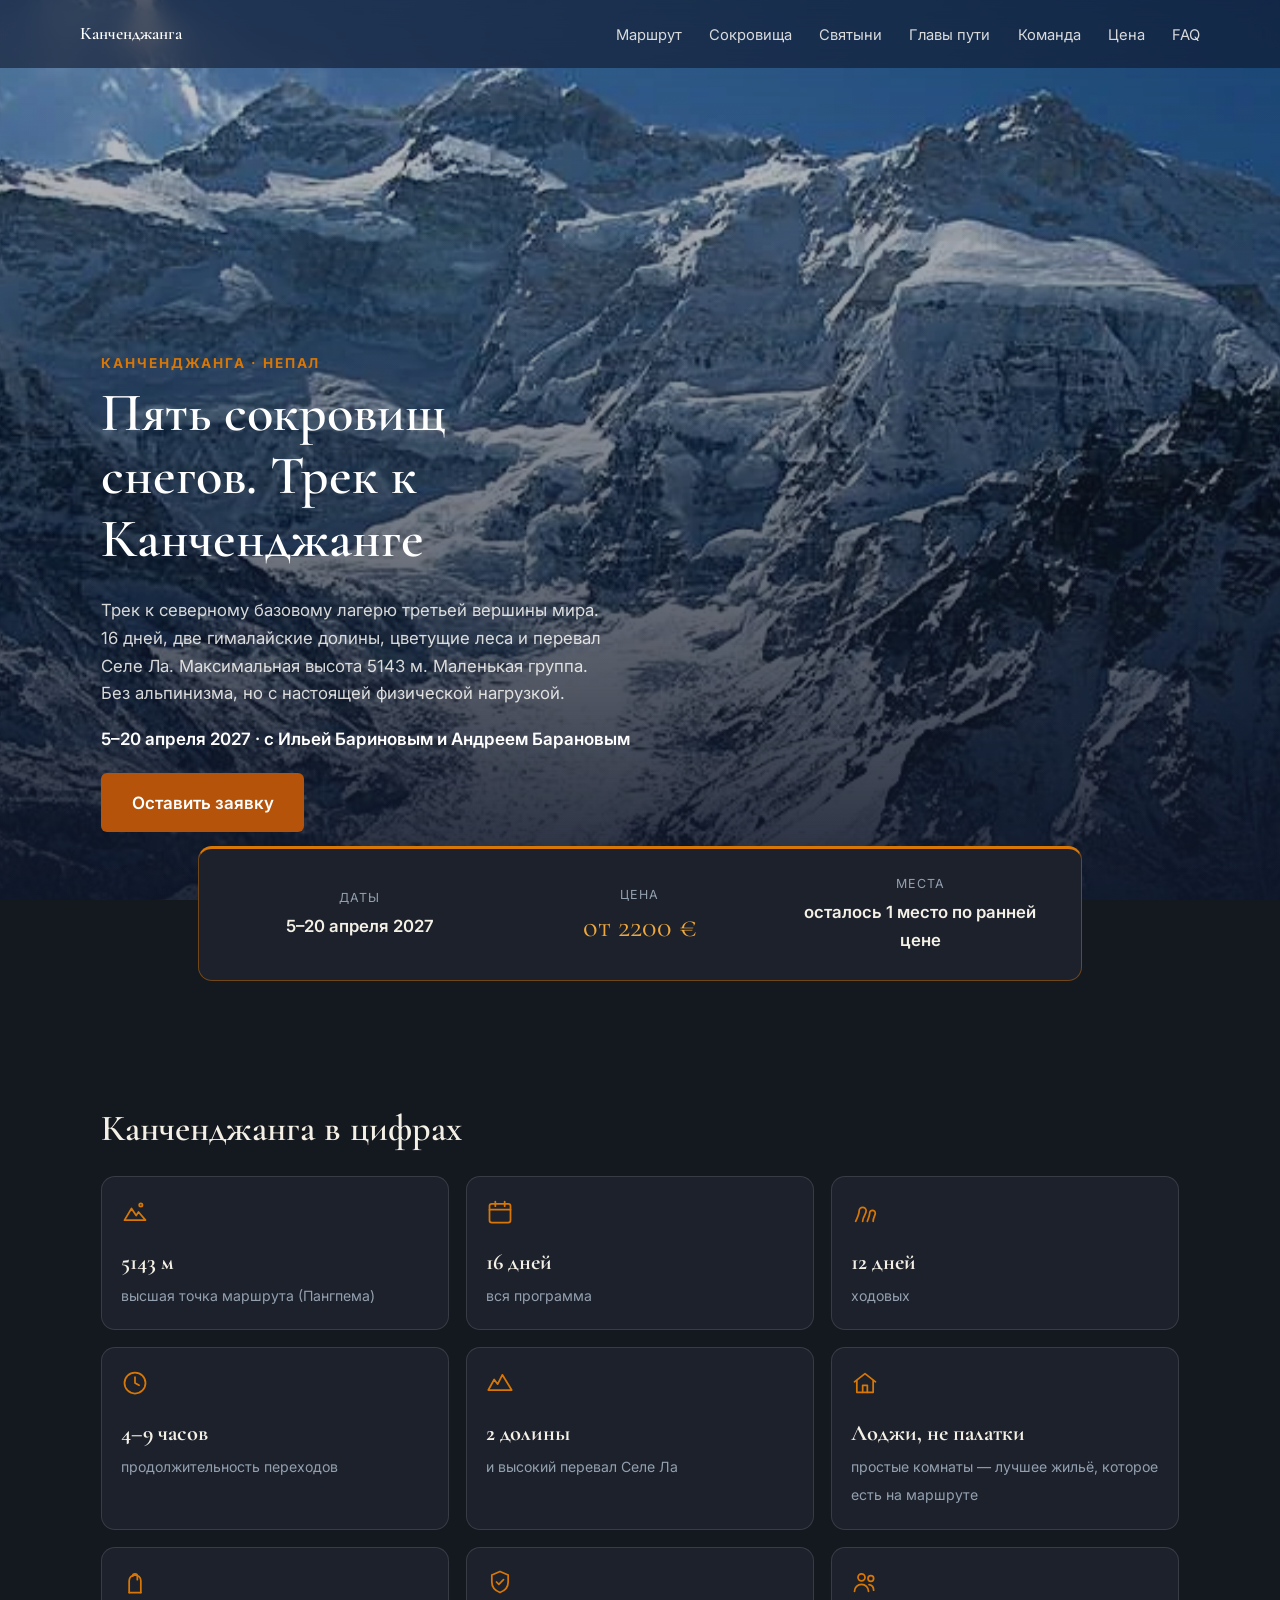
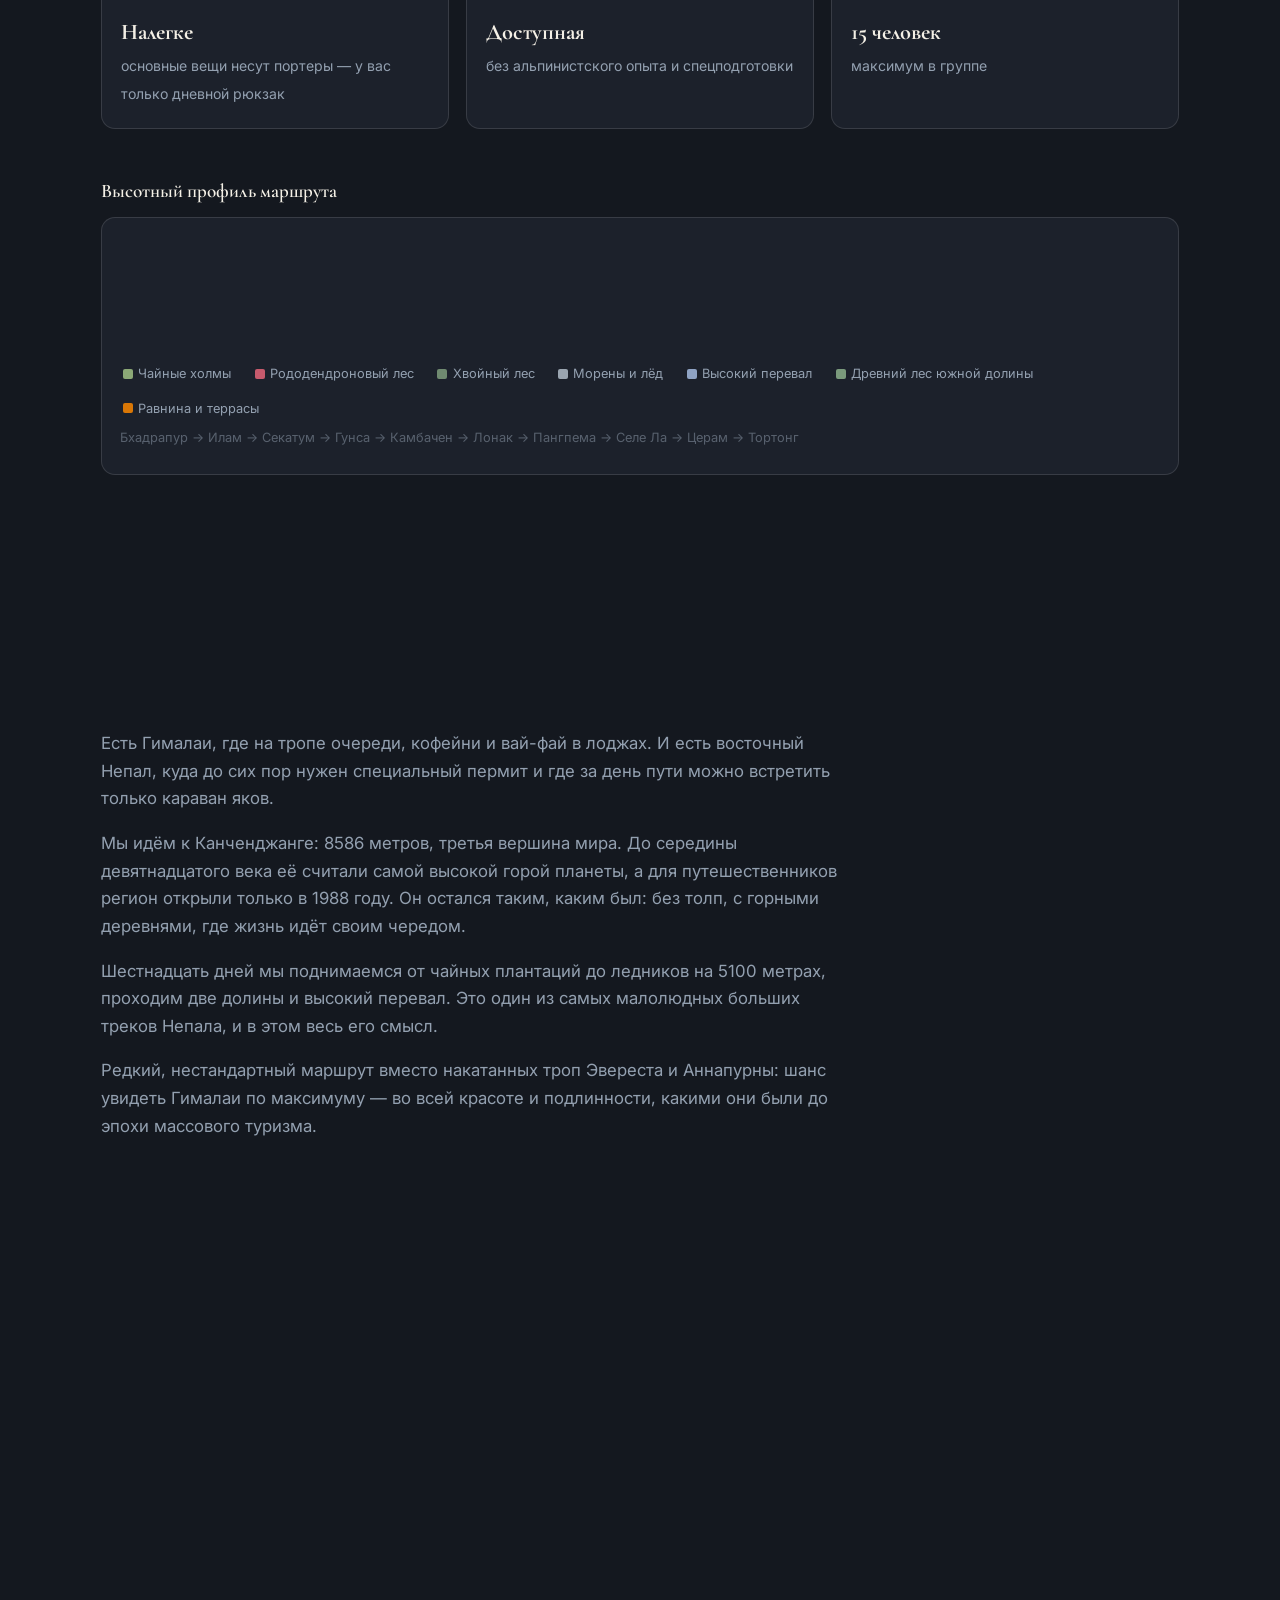
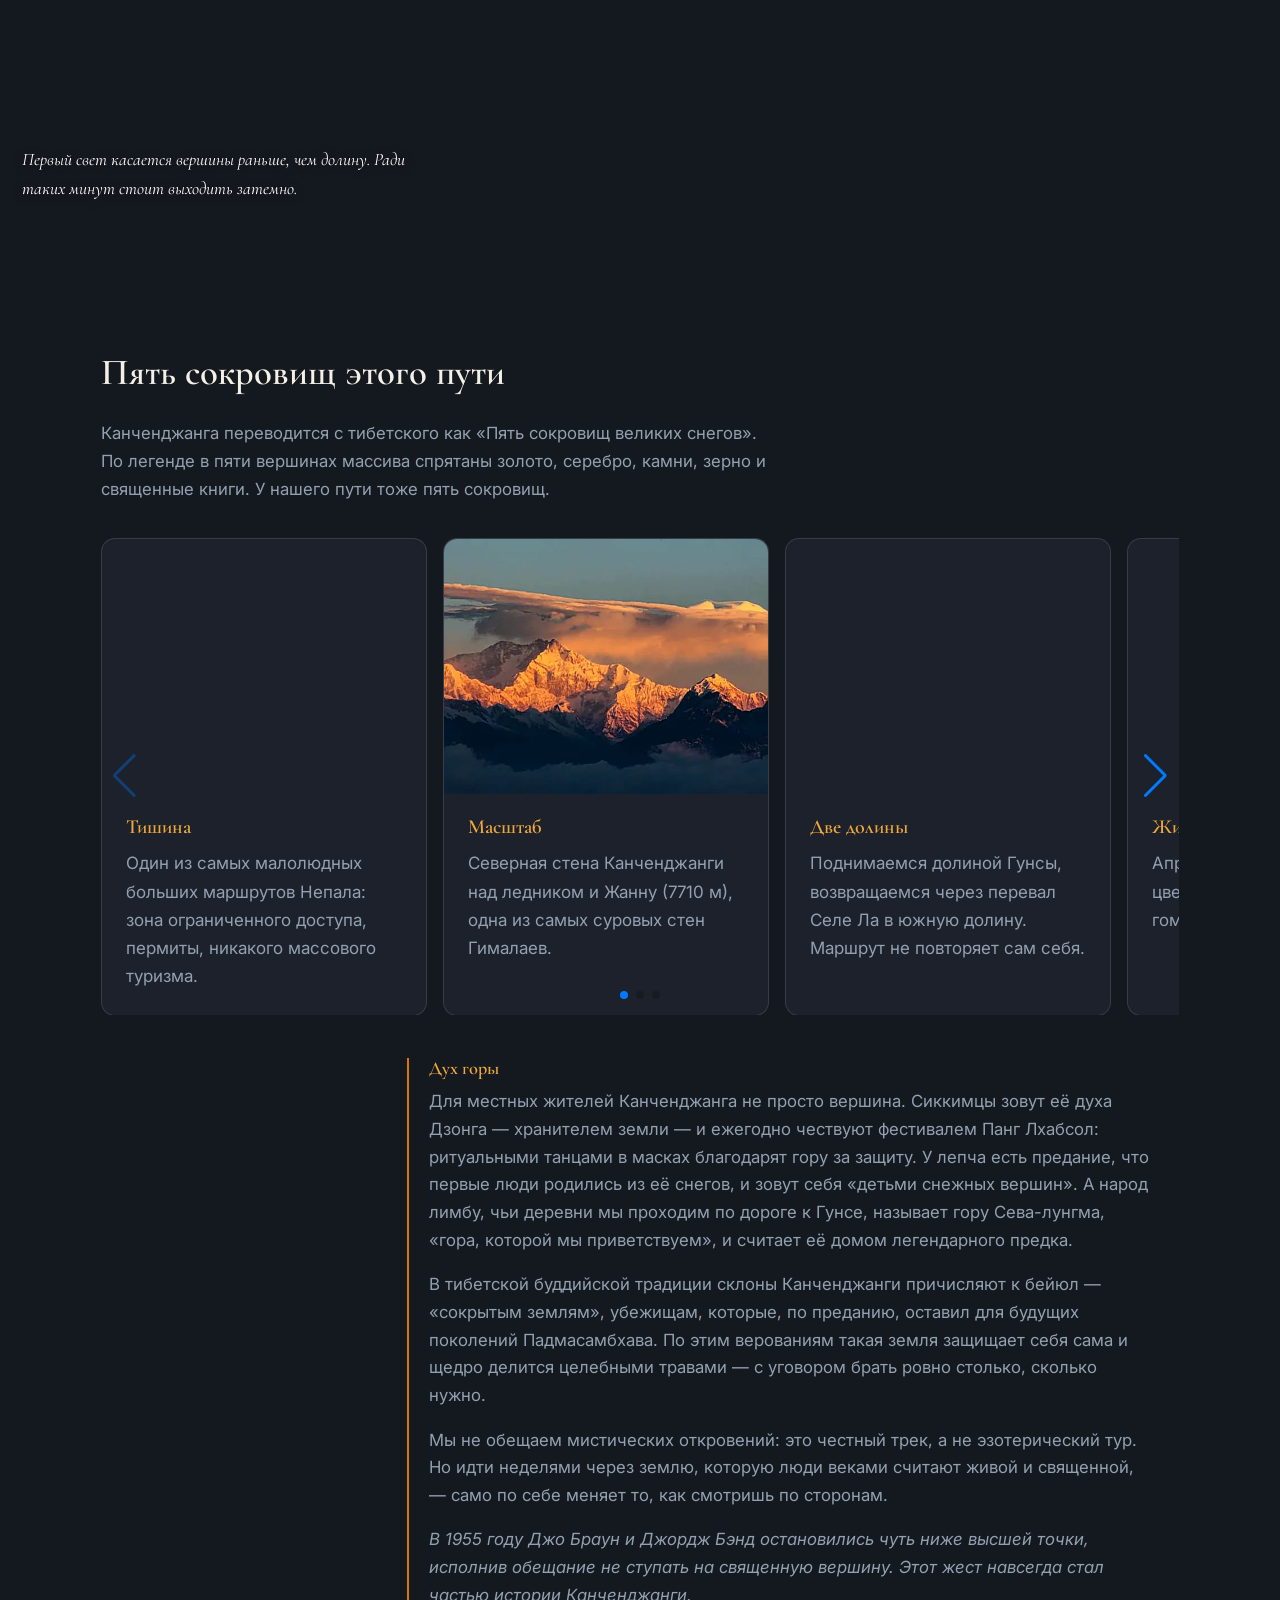
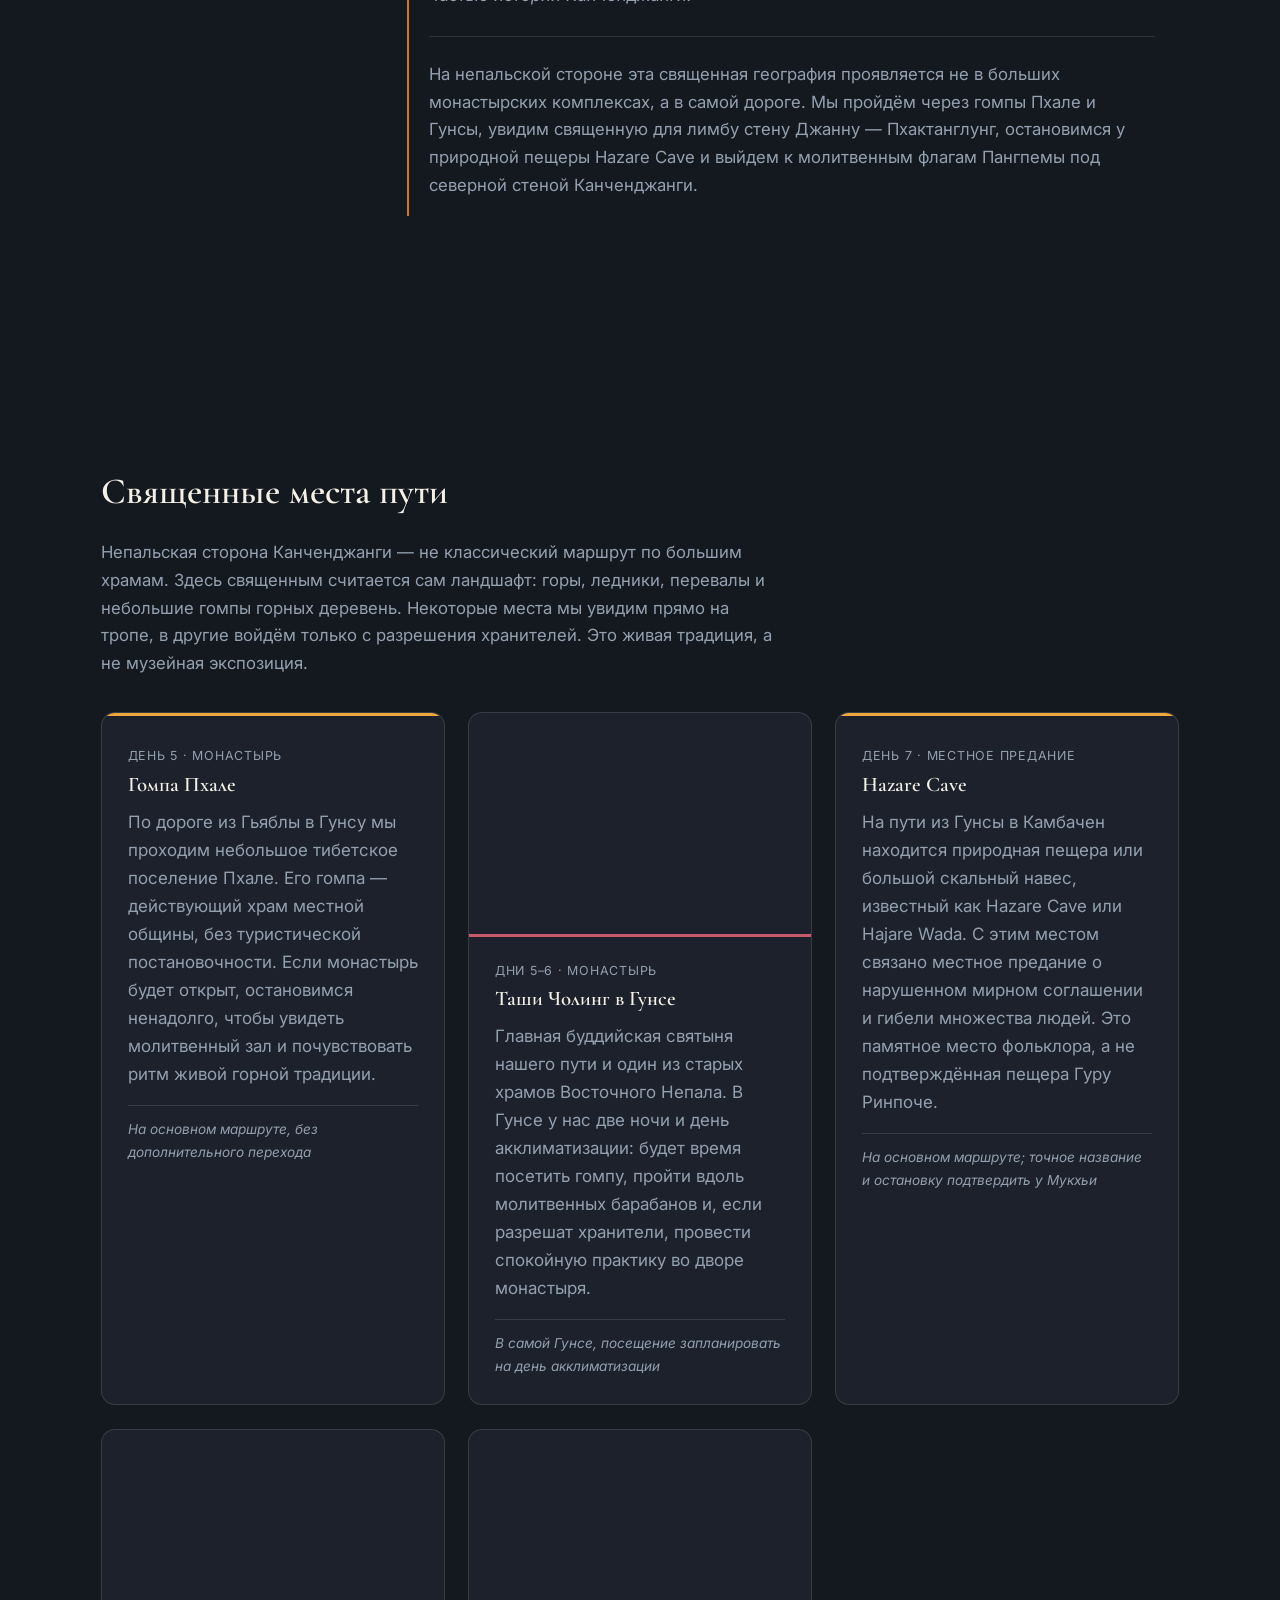
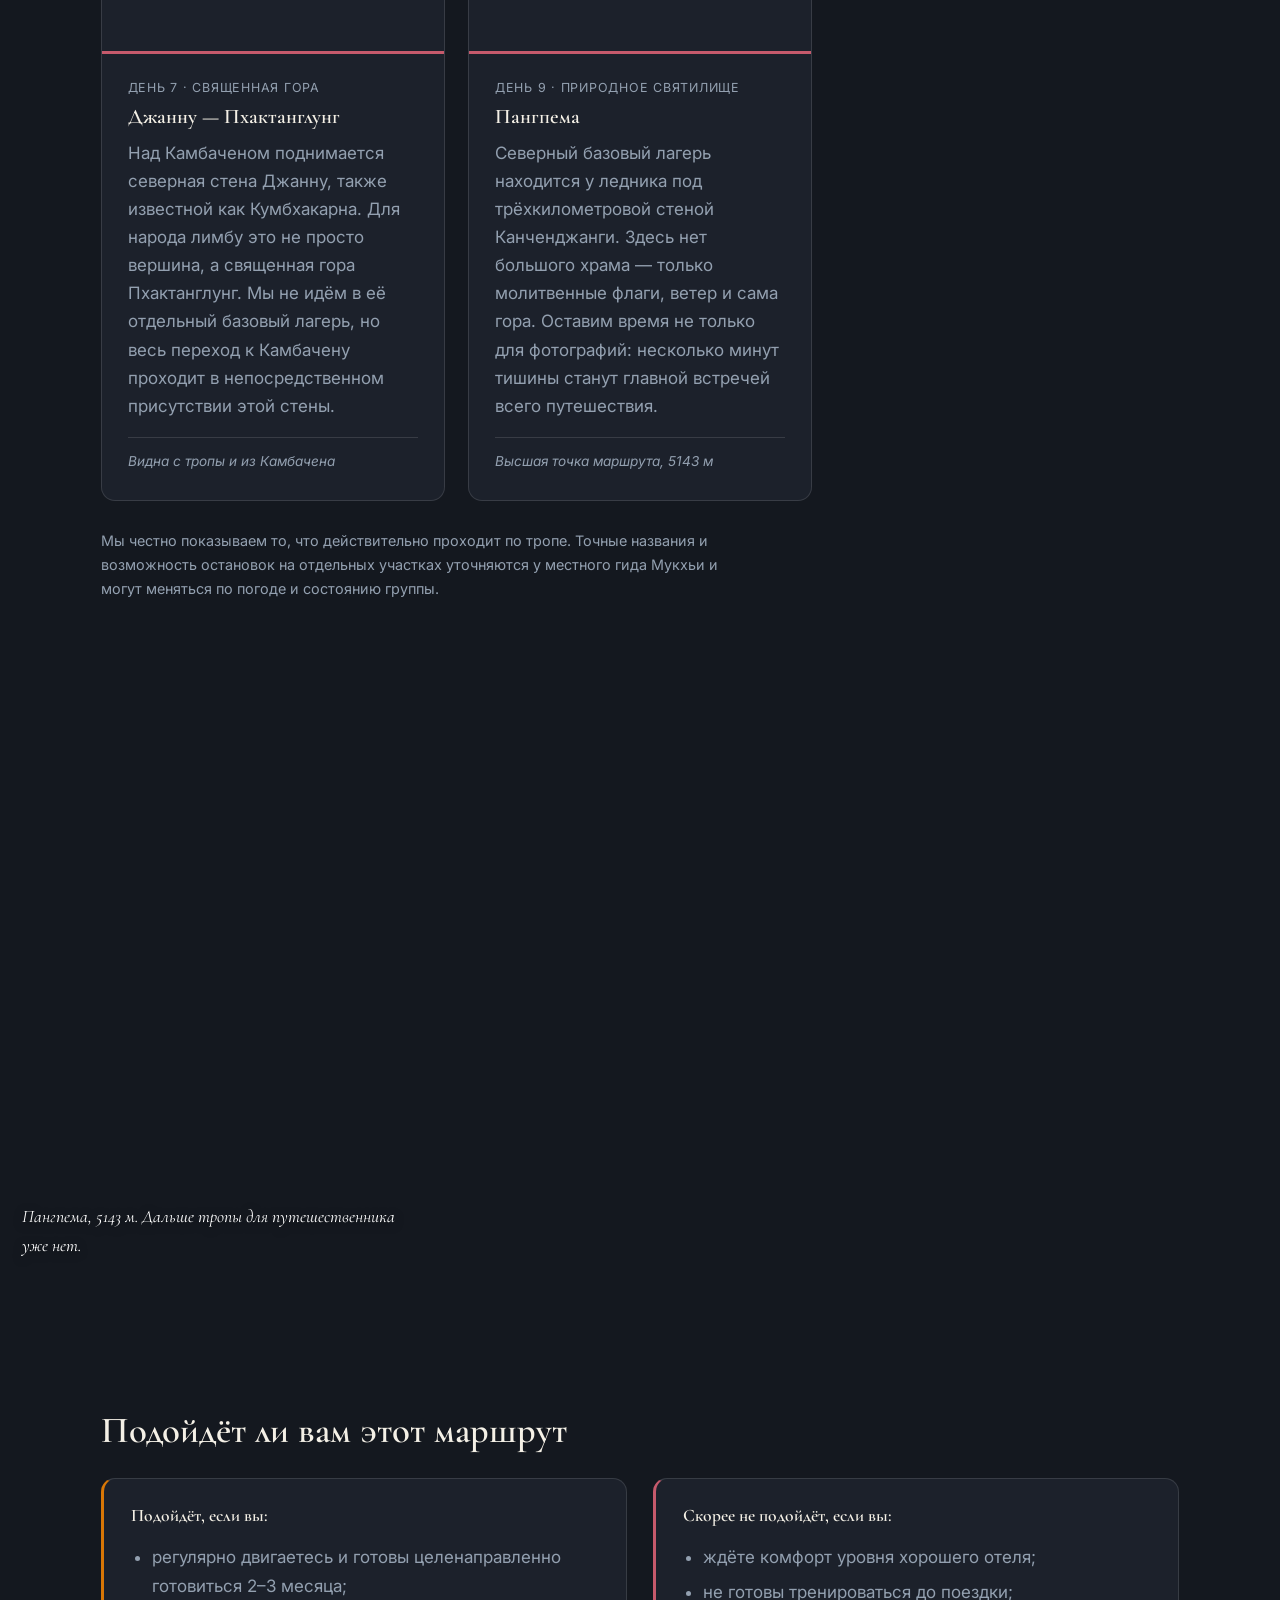
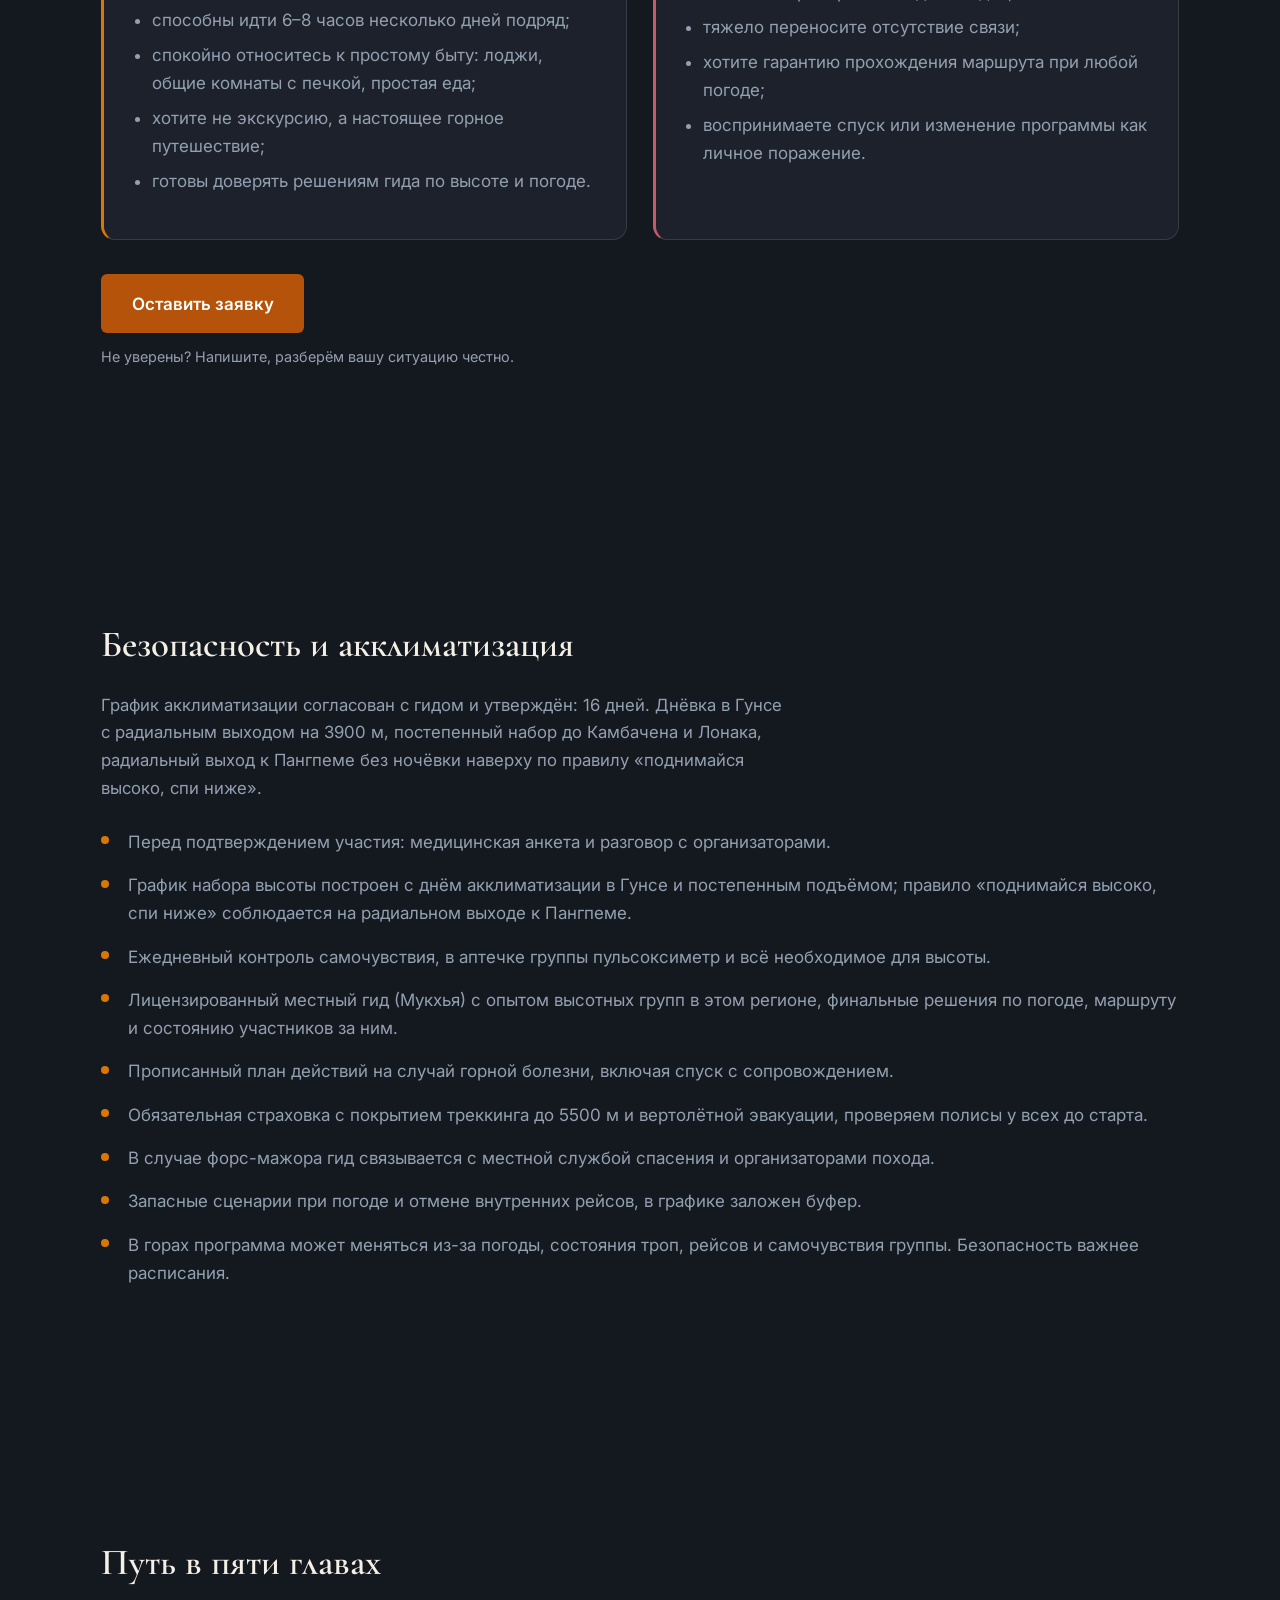
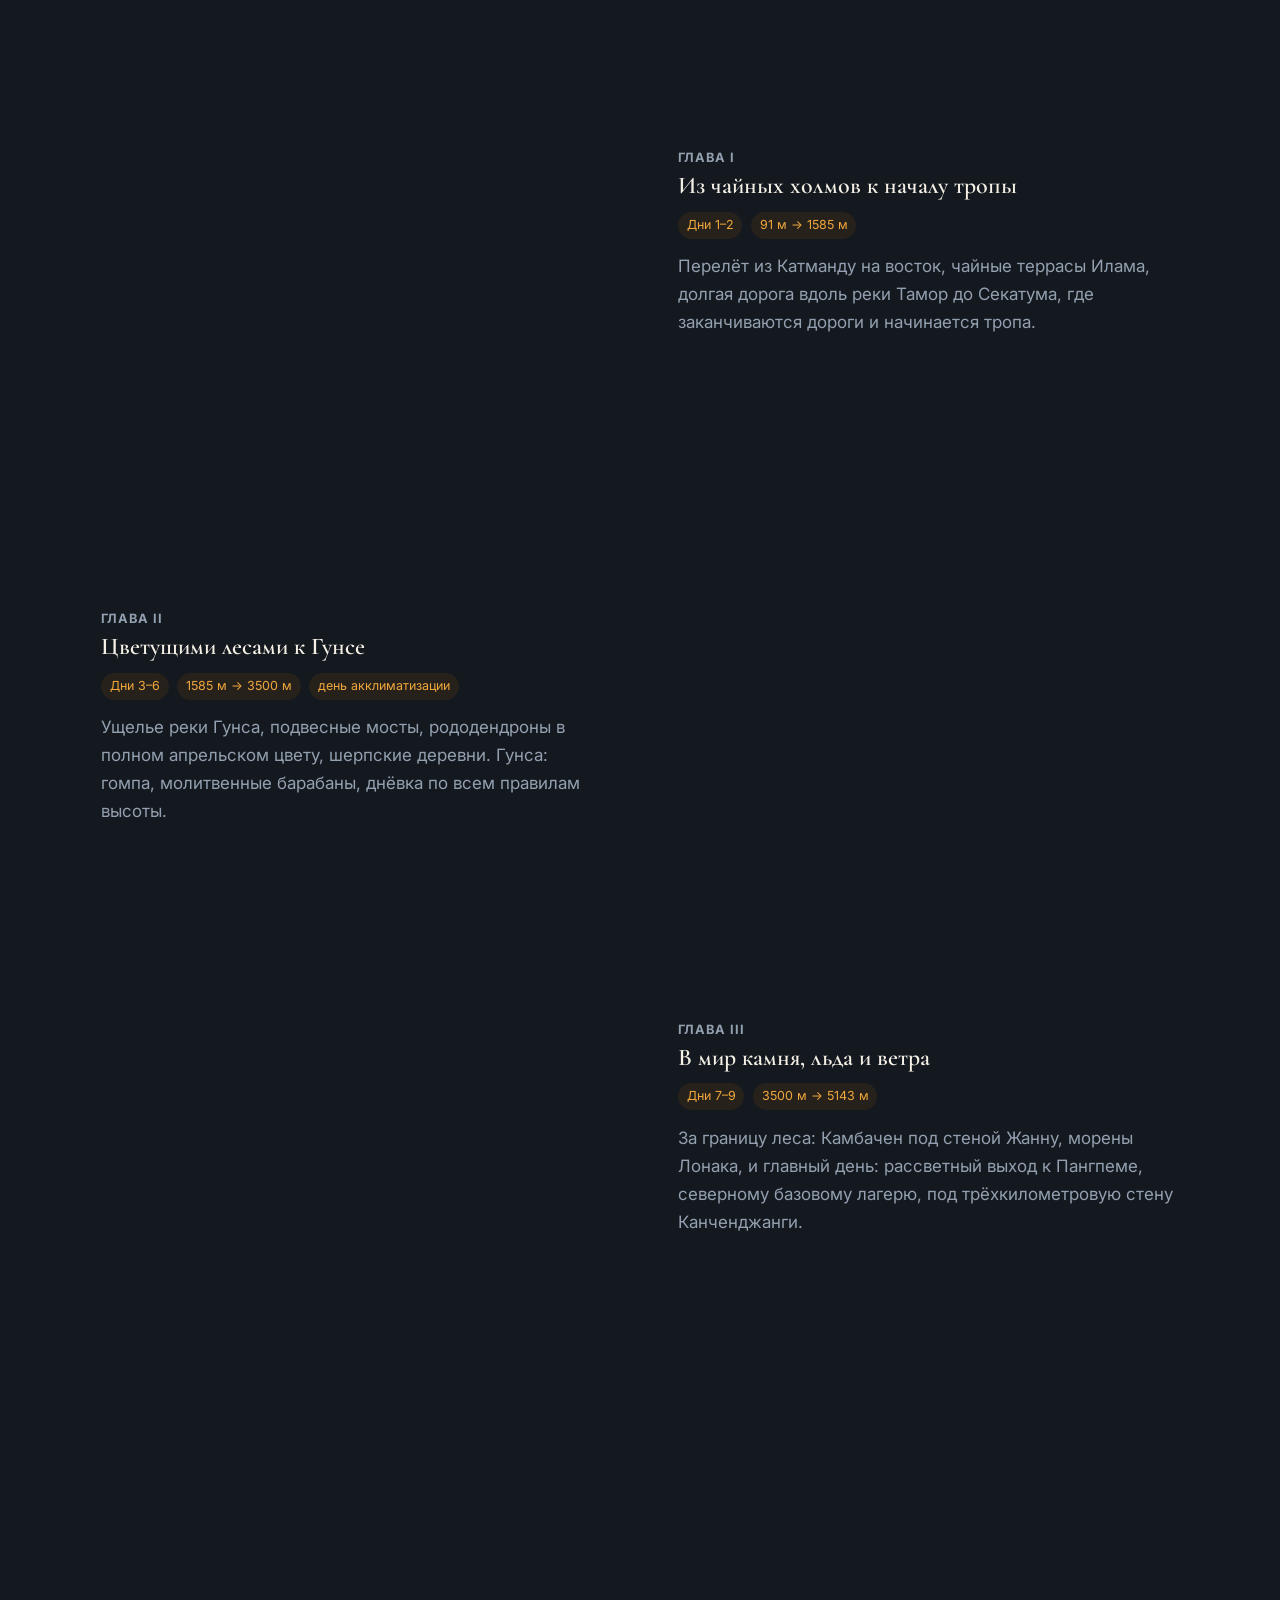
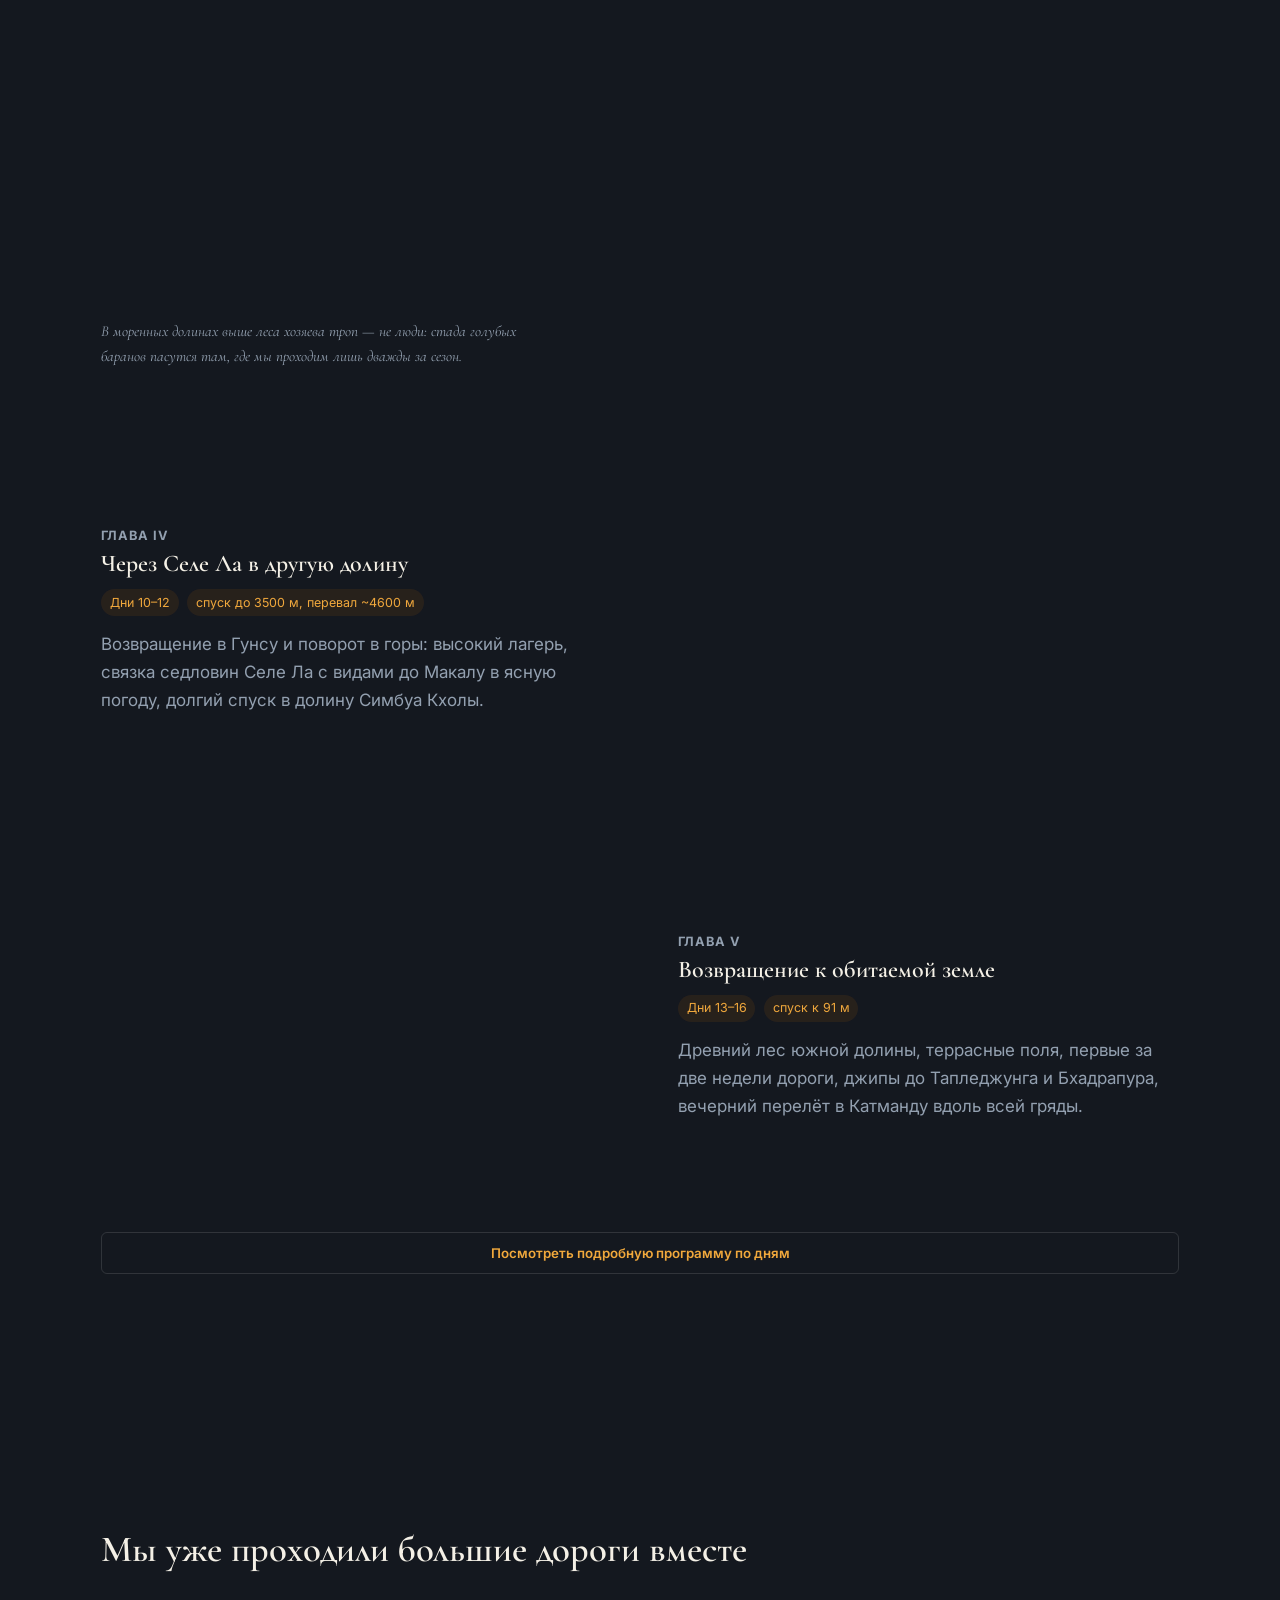
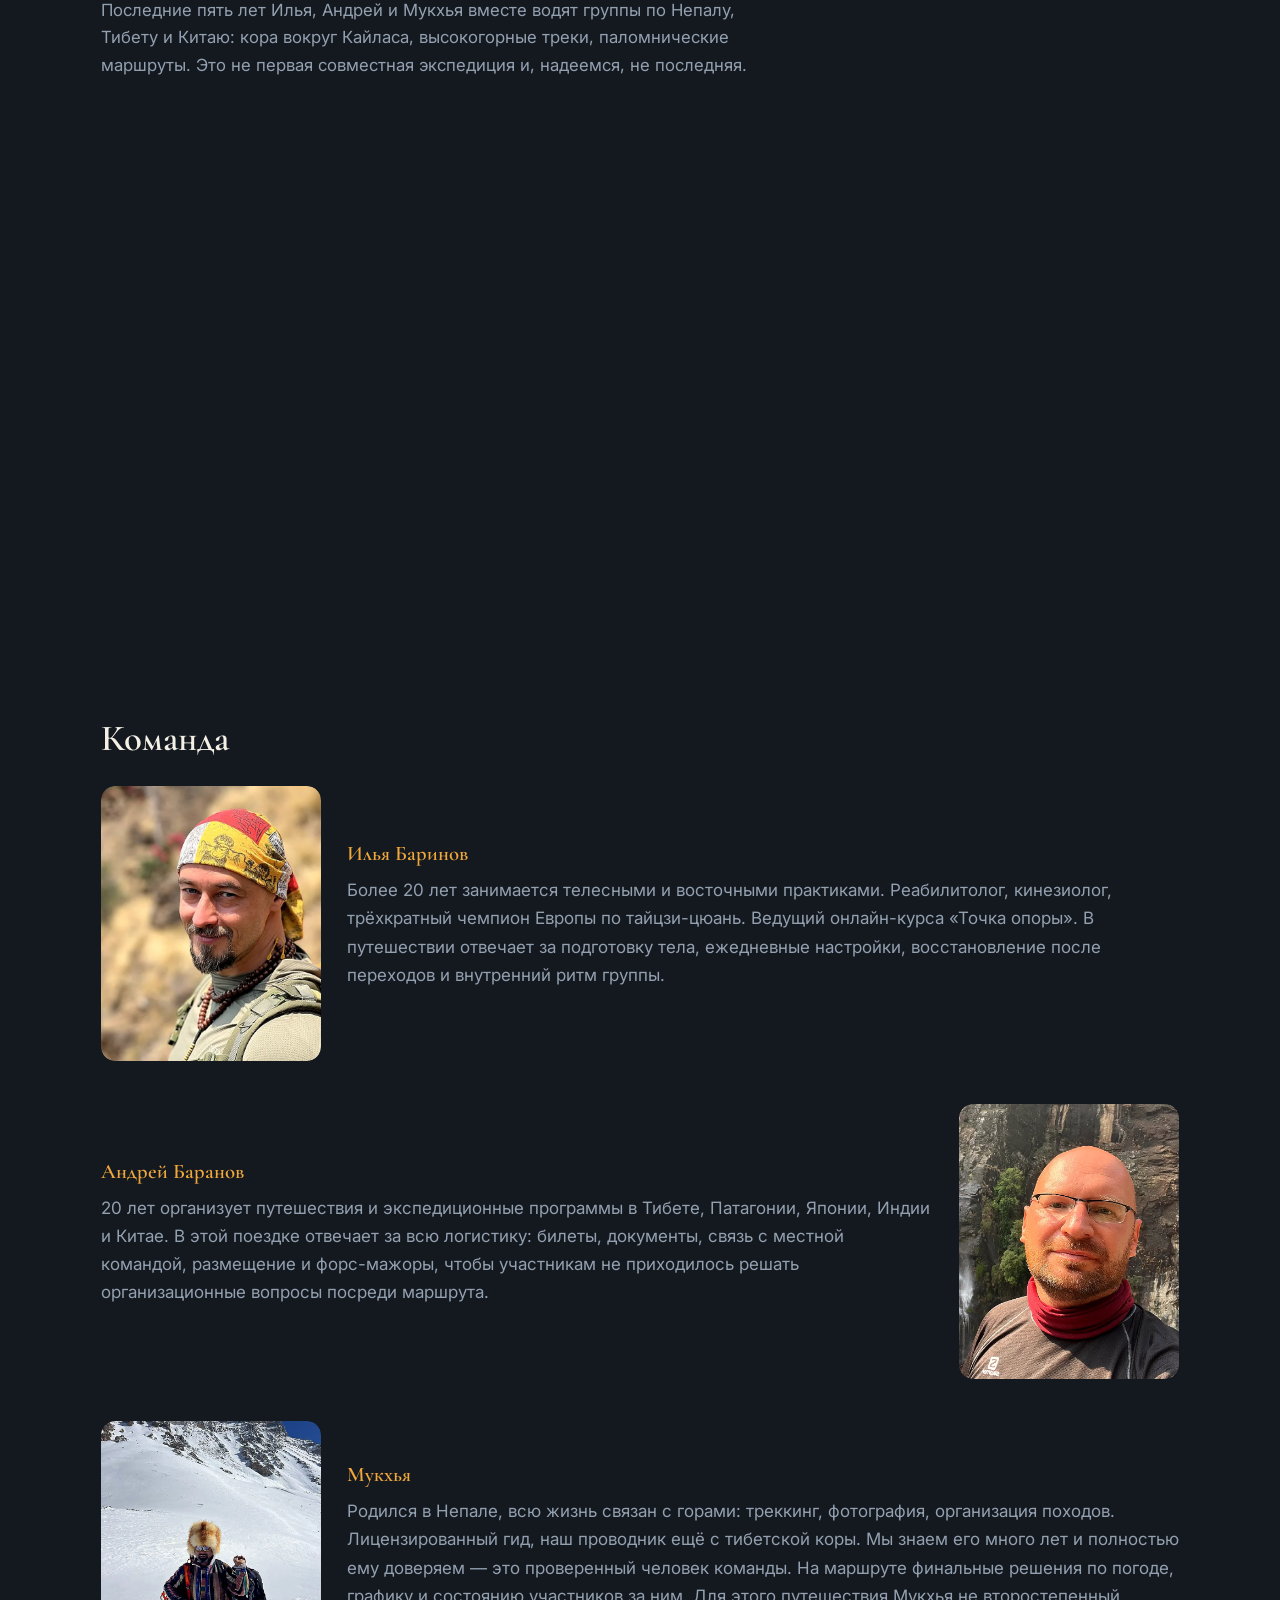
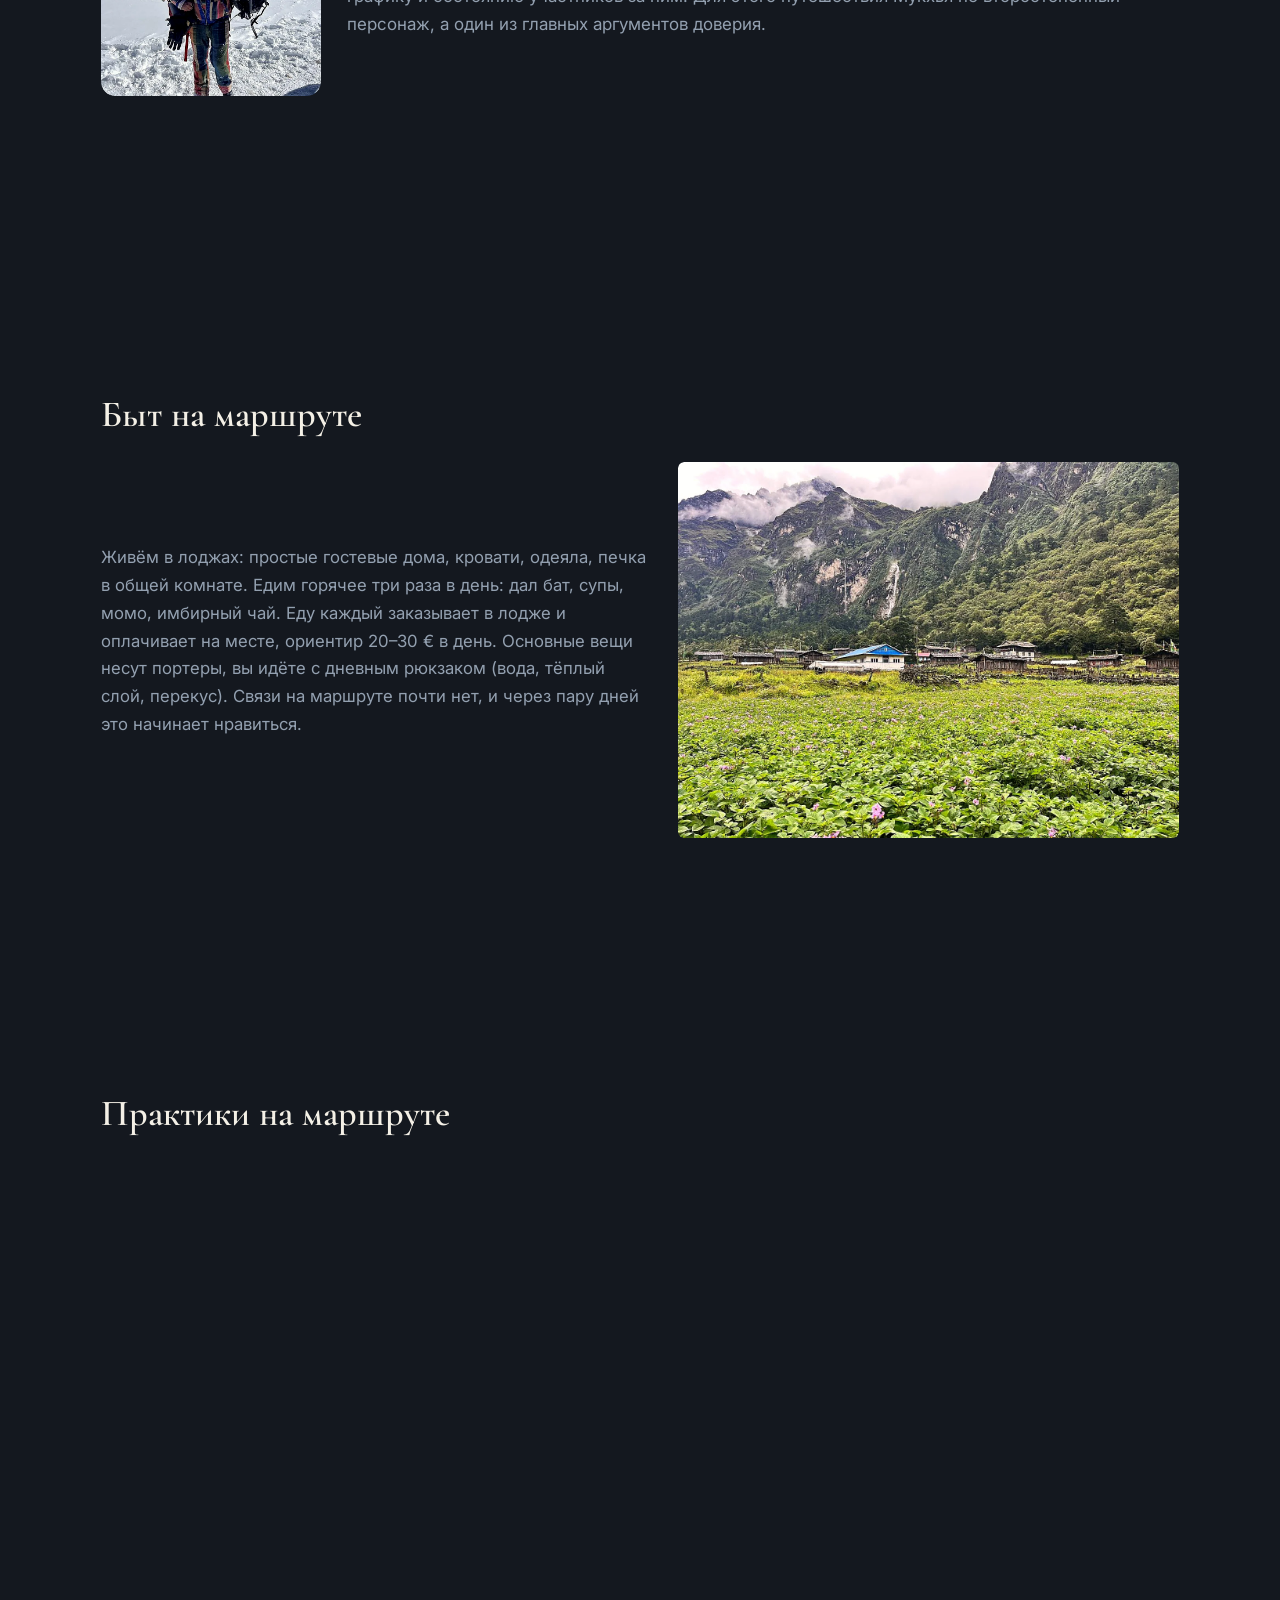
<file: index.html>
<!DOCTYPE html>
<html lang="ru">
<head>
<meta charset="UTF-8">
<meta name="viewport" content="width=device-width, initial-scale=1">
<title>Трек к Канченджанге в Непале, 5–20 апреля 2027 | Северный базовый лагерь</title>
<meta name="description" content="Пять сокровищ снегов: 16-дневный трек к северному базовому лагерю Канченджанги (Пангпема, 5143 м) с Ильей Бариновым и Андреем Барановым. 5–20 апреля 2027, Непал, малая группа.">
<link rel="canonical" href="https://kanchenjunga.ru/">

<!-- Open Graph -->
<meta property="og:type" content="website">
<meta property="og:locale" content="ru_RU">
<meta property="og:title" content="Пять сокровищ снегов. Трек к Канченджанге">
<meta property="og:description" content="16 дней, северный базовый лагерь Канченджанги (5143 м), две гималайские долины и перевал Селе Ла. 5–20 апреля 2027.">
<meta property="og:image" content="https://kanchenjunga.ru/images/og-image.jpg">
<meta property="og:image:width" content="1200">
<meta property="og:image:height" content="630">
<meta property="og:url" content="https://kanchenjunga.ru/">
<meta name="twitter:card" content="summary_large_image">

<link rel="icon" type="image/svg+xml" href="data:image/svg+xml,%3Csvg xmlns='http://www.w3.org/2000/svg' viewBox='0 0 32 32'%3E%3Crect width='32' height='32' rx='4' fill='%230f172a'/%3E%3Cpath d='M2 24 L11 10 L15 16 L20 6 L30 24 Z' fill='%23d97706'/%3E%3C/svg%3E">

<link rel="preconnect" href="https://fonts.googleapis.com">
<link rel="preconnect" href="https://fonts.gstatic.com" crossorigin>
<link href="https://fonts.googleapis.com/css2?family=Cormorant+Garamond:ital,wght@0,500;0,600;0,700;1,500&family=Inter:wght@400;500;600;700&display=swap" rel="stylesheet">

<link rel="stylesheet" href="styles.css">

<link rel="stylesheet" href="vendor/aos-2.3.4.css">
<link rel="stylesheet" href="vendor/swiper-11.2.10.min.css">

<link rel="preload" as="image" href="images/hero-pangpema.webp" imagesrcset="images/hero-pangpema-m.webp 900w, images/hero-pangpema.webp 1920w" type="image/webp">

<script type="application/ld+json">
{
  "@context": "https://schema.org",
  "@type": "TouristTrip",
  "name": "Пять сокровищ снегов. Трек к Канченджанге",
  "description": "16-дневный трек к северному базовому лагерю Канченджанги (Пангпема, 5143 м) через долину Гунса и перевал Селе Ла. Малая группа, лицензированный гид, полное сопровождение.",
  "image": "https://kanchenjunga.ru/images/og-image.jpg",
  "touristType": ["Треккинг", "Горные путешествия", "Активный отдых"],
  "provider": {
    "@type": "Organization",
    "name": "Vsemaya",
    "url": "https://t.me/vsemaya"
  },
  "offers": {
    "@type": "Offer",
    "price": "2200",
    "priceCurrency": "EUR",
    "availability": "https://schema.org/LimitedAvailability",
    "validFrom": "2026-07-18"
  },
  "itinerary": {
    "@type": "ItemList",
    "numberOfItems": 16,
    "itemListElement": [
      {"@type": "ListItem", "position": 1, "name": "Катманду — Бхадрапур — Илам"},
      {"@type": "ListItem", "position": 5, "name": "Гьябла — Гунса, 3500 м"},
      {"@type": "ListItem", "position": 9, "name": "Лонак — Пангпема, 5143 м — Лонак"},
      {"@type": "ListItem", "position": 12, "name": "Селе Ла — Церам, перевал ~4600 м"},
      {"@type": "ListItem", "position": 16, "name": "Тапледжунг — Бхадрапур — Катманду"}
    ]
  }
}
</script>

<script type="application/ld+json">
{
  "@context": "https://schema.org",
  "@type": "FAQPage",
  "mainEntity": [
    {"@type": "Question", "name": "Нужен ли альпинистский опыт?", "acceptedAnswer": {"@type": "Answer", "text": "Нет. Маршрут не технический и доступен без альпинистского опыта: не нужны верёвки, кошки или специальное снаряжение. Пригодятся обычная физическая форма и разношенные ботинки — идти нужно 6–8 часов несколько дней подряд, но в своём темпе с этим справляется большинство участников."}},
    {"@type": "Question", "name": "Насколько это безопасно по высоте и что если мне станет плохо?", "acceptedAnswer": {"@type": "Answer", "text": "График построен с учётом акклиматизации: днёвка в Гунсе, постепенный подъём, правило «поднимайся высоко, спи ниже» на радиальном выходе к Пангпеме. Мы ежедневно контролируем самочувствие группы, в аптечке пульсоксиметр и всё нужное для высоты. Если состояние ухудшается, гид меняет темп или организует спуск с сопровождением."}},
    {"@type": "Question", "name": "Какая погода в апреле?", "acceptedAnswer": {"@type": "Answer", "text": "Апрель — один из лучших сезонов: ясные утра, стабильные тропы, цветущие рододендроны на средних высотах. Днём в долинах тепло, на высоте у ледников холодно, возможен ветер и снег."}},
    {"@type": "Question", "name": "Есть ли связь и интернет?", "acceptedAnswer": {"@type": "Answer", "text": "На большей части маршрута связи почти нет, это часть замысла путешествия. В отдельных лоджах можно найти местную симку или Wi-Fi, но рассчитывать на это не стоит. В случае форс-мажора гид знает, как связаться с местной службой спасения."}},
    {"@type": "Question", "name": "Что с едой, есть ли вегетарианские опции?", "acceptedAnswer": {"@type": "Answer", "text": "Да. Основа рациона — дал бат, супы, момо, имбирный чай, во многих лоджах есть простые вегетарианские блюда. Питание на треке оплачивается самостоятельно на месте, ориентир 20–30 € в день."}},
    {"@type": "Question", "name": "Сколько нести самому?", "acceptedAnswer": {"@type": "Answer", "text": "Только дневной рюкзак: вода, тёплый слой, дождевик, перекус, документы. Основные вещи несут портеры."}},
    {"@type": "Question", "name": "Что если я не потяну какой-то день?", "acceptedAnswer": {"@type": "Answer", "text": "Скажите об этом гиду или Илье сразу. Есть возможность скорректировать темп, идти медленнее или ограничить радиальный выход. Прислушиваться к себе и говорить о состоянии — часть безопасности, а не проявление слабости."}},
    {"@type": "Question", "name": "Какая нужна страховка и где её оформить?", "acceptedAnswer": {"@type": "Answer", "text": "Обязательна страховка с покрытием треккинга до высоты 5500 м и вертолётной эвакуацией. Мы подскажем проверенные варианты, но оформляете вы её самостоятельно и присылаете нам полис перед стартом."}},
    {"@type": "Question", "name": "Как получить визу Непала?", "acceptedAnswer": {"@type": "Answer", "text": "Визу оформляют по прилёту в аэропорту Катманду: анкета, визовый сбор, штамп. Процедура простая и занимает обычно 20–40 минут."}},
    {"@type": "Question", "name": "Можно ли прилететь раньше или улететь позже?", "acceptedAnswer": {"@type": "Answer", "text": "Да, и мы рекомендуем прилететь в Катманду за день-два до общего сбора. Обратные билеты советуем брать не раньше 21 апреля, надёжнее 22-го, с учётом возможных задержек внутреннего рейса."}},
    {"@type": "Question", "name": "Что будет, если погода изменит программу?", "acceptedAnswer": {"@type": "Answer", "text": "Это нормальная часть горного путешествия. Если рейс, тропа или погода не позволяют идти по плану, гид меняет маршрут, порядок дней или темп. В графике заложен буфер на такие случаи, безопасность всегда важнее расписания."}},
    {"@type": "Question", "name": "Будут ли на маршруте монастыри и святые места?", "acceptedAnswer": {"@type": "Answer", "text": "Да. Мы пройдём через небольшую гомпу Пхале и проведём две ночи в Гунсе, где находится монастырь Таши Чолинг. На пути к Камбачену увидим природную пещеру Hazare Cave и священную для народа лимбу гору Джанну — Пхактанглунг. В Пангпеме выйдем к молитвенным флагам у северной стены Канченджанги. При этом поездка остаётся горным треком, а не религиозным туром: доступ в действующие храмы зависит от хранителей, а программа может меняться по погоде и состоянию группы."}}
  ]
}
</script>

<!-- Яндекс.Метрика: номер счётчика — плейсхолдер, заменить перед публикацией -->
<script>
  window.YM_COUNTER_ID = 0; // TODO: вписать реальный номер счётчика Яндекс.Метрики
  (function(m,e,t,r,i,k,a){m[i]=m[i]||function(){(m[i].a=m[i].a||[]).push(arguments)};
  m[i].l=1*new Date();
  for (var j = 0; j < document.scripts.length; j++) {if (document.scripts[j].src === r) { return; }}
  k=e.createElement(t),a=e.getElementsByTagName(t)[0],k.async=1,k.src=r,a.parentNode.insertBefore(k,a)})
  (window, document, "script", "https://mc.yandex.ru/metrika/tag.js", "ym");
  ym(window.YM_COUNTER_ID, "init", {webvisor:true, clickmap:true, trackLinks:true, accurateTrackBounce:true});
</script>
<noscript><div><img src="https://mc.yandex.ru/watch/00000000" style="position:absolute; left:-9999px" alt=""></div></noscript>
</head>
<body>
<a class="skip-link" href="#main">Перейти к содержанию</a>

<header class="site-header" id="site-header">
  <div class="site-header__inner">
    <a class="site-header__logo" href="#hero">Канченджанга</a>
    <ul class="site-header__nav">
      <li><a href="#facts">Маршрут</a></li>
      <li><a href="#treasures">Сокровища</a></li>
      <li><a href="#sacred-places">Святыни</a></li>
      <li><a href="#chapters">Главы пути</a></li>
      <li><a href="#team">Команда</a></li>
      <li><a href="#price">Цена</a></li>
      <li><a href="#faq">FAQ</a></li>
    </ul>
  </div>
</header>

<div id="mobile-bar" class="mobile-bar">
  <span class="mobile-bar__info"><span data-cfg="dates"></span> · от <span data-cfg="priceEarly"></span> €</span>
  <a class="mobile-bar__cta" data-cta="telegram" href="#" target="_blank" rel="noopener">Оставить заявку</a>
</div>

<main id="main">

<!-- 1. ХИРО -->
<section class="hero" id="hero">
  <picture class="hero__bg">
    <source type="image/webp" media="(max-width: 640px)" srcset="images/hero-pangpema-m.webp">
    <source type="image/webp" srcset="images/hero-pangpema.webp">
    <source media="(max-width: 640px)" srcset="images/hero-pangpema-m.jpg">
    <img src="images/hero-pangpema.jpg" alt="Северная стена Канченджанги над ледником, вид от Пангпемы" width="1920" height="1079" loading="eager" fetchpriority="high" decoding="async" data-parallax data-parallax-speed="0.25">
  </picture>
  <div class="hero__scrim"></div>
  <div class="hero__content">
    <p class="hero__kicker">Канченджанга · Непал</p>
    <h1 class="hero__title">Пять сокровищ снегов. Трек к Канченджанге</h1>
    <p class="hero__subtitle">Трек к северному базовому лагерю третьей вершины мира. 16 дней, две гималайские долины, цветущие леса и перевал Селе Ла. Максимальная высота 5143 м. Маленькая группа. Без альпинизма, но с настоящей физической нагрузкой.</p>
    <p class="hero__line"><span data-cfg="dates"></span> · с Ильей Бариновым и Андреем Барановым</p>
    <a class="btn btn--primary" data-cta="telegram" href="#" target="_blank" rel="noopener">Оставить заявку</a>
  </div>
</section>

<!-- 1a. ДАТЫ / ЦЕНА / МЕСТА -->
<div class="offer-band">
  <div class="offer-band__card">
    <div class="offer-band__item">
      <span class="offer-band__label">Даты</span>
      <span class="offer-band__value" data-cfg="dates"></span>
    </div>
    <div class="offer-band__item">
      <span class="offer-band__label">Цена</span>
      <span class="offer-band__price">от <span data-cfg="priceEarly"></span> €</span>
    </div>
    <div class="offer-band__item">
      <span class="offer-band__label">Места</span>
      <span class="offer-band__value">осталось <span data-cfg="spotsLeft"></span> <span data-cfg-plural="spotsLeft" data-forms="место|места|мест"></span> по ранней цене</span>
    </div>
  </div>
</div>

<!-- 2. МАРШРУТ ЗА 30 СЕКУНД -->
<section class="section section--facts" id="facts">
  <h2 class="section__title">Канченджанга в цифрах</h2>
  <div class="facts-grid">
    <div class="fact" data-aos="fade-up"><svg class="fact__icon" viewBox="0 0 24 24" fill="none" stroke="currentColor" stroke-width="1.5" stroke-linecap="round" stroke-linejoin="round" aria-hidden="true"><path d="M3 19l6-10 4 6 2-3 6 7H3z"/><circle cx="17" cy="6" r="1.4"/></svg><strong>5143 м</strong><span>высшая точка маршрута (Пангпема)</span></div>
    <div class="fact" data-aos="fade-up" data-aos-delay="50"><svg class="fact__icon" viewBox="0 0 24 24" fill="none" stroke="currentColor" stroke-width="1.5" stroke-linecap="round" stroke-linejoin="round" aria-hidden="true"><rect x="3" y="5" width="18" height="16" rx="2"/><path d="M3 10h18M8 3v4M16 3v4"/></svg><strong>16 дней</strong><span>вся программа</span></div>
    <div class="fact" data-aos="fade-up" data-aos-delay="100"><svg class="fact__icon" viewBox="0 0 24 24" fill="none" stroke="currentColor" stroke-width="1.5" stroke-linecap="round" stroke-linejoin="round" aria-hidden="true"><path d="M4 20c2-4 3-7 3-9a3 3 0 116 0c0 3-3 5-3 9M14 20c1-3 2-5 2-7a2.4 2.4 0 114.8 0c0 2-1.8 3.5-1.8 7"/></svg><strong>12 дней</strong><span>ходовых</span></div>
    <div class="fact" data-aos="fade-up" data-aos-delay="150"><svg class="fact__icon" viewBox="0 0 24 24" fill="none" stroke="currentColor" stroke-width="1.5" stroke-linecap="round" stroke-linejoin="round" aria-hidden="true"><circle cx="12" cy="12" r="9"/><path d="M12 7v5l3.5 2"/></svg><strong>4–9 часов</strong><span>продолжительность переходов</span></div>
    <div class="fact" data-aos="fade-up"><svg class="fact__icon" viewBox="0 0 24 24" fill="none" stroke="currentColor" stroke-width="1.5" stroke-linecap="round" stroke-linejoin="round" aria-hidden="true"><path d="M2 18l5-9 3 4 4-8 8 13H2z"/></svg><strong>2 долины</strong><span>и высокий перевал Селе Ла</span></div>
    <div class="fact" data-aos="fade-up" data-aos-delay="50"><svg class="fact__icon" viewBox="0 0 24 24" fill="none" stroke="currentColor" stroke-width="1.5" stroke-linecap="round" stroke-linejoin="round" aria-hidden="true"><path d="M3 11l9-7 9 7"/><path d="M5 10v10h14V10"/><path d="M10 20v-6h4v6"/></svg><strong>Лоджи, не палатки</strong><span>простые комнаты — лучшее жильё, которое есть на маршруте</span></div>
    <div class="fact" data-aos="fade-up" data-aos-delay="75"><svg class="fact__icon" viewBox="0 0 24 24" fill="none" stroke="currentColor" stroke-width="1.5" stroke-linecap="round" stroke-linejoin="round" aria-hidden="true"><path d="M10 7a2 2 0 014 0v3"/><path d="M7 21V11a5 5 0 0110 0v10"/><path d="M7 21h10"/></svg><strong>Налегке</strong><span>основные вещи несут портеры — у вас только дневной рюкзак</span></div>
    <div class="fact" data-aos="fade-up" data-aos-delay="100"><svg class="fact__icon" viewBox="0 0 24 24" fill="none" stroke="currentColor" stroke-width="1.5" stroke-linecap="round" stroke-linejoin="round" aria-hidden="true"><path d="M12 3l7 3v6c0 4.5-3 7.5-7 9-4-1.5-7-4.5-7-9V6l7-3z"/><path d="M9 12l2 2 4-4"/></svg><strong>Доступная</strong><span>без альпинистского опыта и спецподготовки</span></div>
    <div class="fact" data-aos="fade-up" data-aos-delay="150"><svg class="fact__icon" viewBox="0 0 24 24" fill="none" stroke="currentColor" stroke-width="1.5" stroke-linecap="round" stroke-linejoin="round" aria-hidden="true"><circle cx="9" cy="8" r="3"/><path d="M3 20c0-3.3 2.7-6 6-6s6 2.7 6 6"/><circle cx="17" cy="9" r="2.4"/><path d="M15.5 14.2c2.3.4 3.9 2.4 3.9 4.8"/></svg><strong>15 человек</strong><span>максимум в группе</span></div>
  </div>

  <div class="profile-block">
    <h3 class="profile-block__title">Высотный профиль маршрута</h3>
    <div id="altitude-profile" class="altitude-profile"></div>
  </div>
</section>

<!-- 3. ПОЧЕМУ КАНЧЕНДЖАНГА -->
<section class="section section--intro" id="why">
  <div class="prose" data-aos="fade-up">
    <p>Есть Гималаи, где на тропе очереди, кофейни и вай-фай в лоджах. И есть восточный Непал, куда до сих пор нужен специальный пермит и где за день пути можно встретить только караван яков.</p>
    <p>Мы идём к Канченджанге: 8586 метров, третья вершина мира. До середины девятнадцатого века её считали самой высокой горой планеты, а для путешественников регион открыли только в 1988 году. Он остался таким, каким был: без толп, с горными деревнями, где жизнь идёт своим чередом.</p>
    <p>Шестнадцать дней мы поднимаемся от чайных плантаций до ледников на 5100 метрах, проходим две долины и высокий перевал. Это один из самых малолюдных больших треков Непала, и в этом весь его смысл.</p>
    <p>Редкий, нестандартный маршрут вместо накатанных троп Эвереста и Аннапурны: шанс увидеть Гималаи по максимуму — во всей красоте и подлинности, какими они были до эпохи массового туризма.</p>
  </div>
</section>

<figure class="photo-pause photo-pause--sunrise" data-aos="fade-up">
  <picture>
    <source type="image/webp" media="(max-width: 640px)" srcset="images/golden-sunrise-m.webp">
    <source type="image/webp" srcset="images/golden-sunrise.webp">
    <source media="(max-width: 640px)" srcset="images/golden-sunrise-m.jpg">
    <img src="images/golden-sunrise.jpg" alt="Рассвет золотит вершину Канченджанги над облаками" width="1920" height="1272" loading="lazy" decoding="async" data-parallax data-parallax-speed="0.12">
  </picture>
  <figcaption>Первый свет касается вершины раньше, чем долину. Ради таких минут стоит выходить затемно.</figcaption>
</figure>

<!-- 4. ПЯТЬ СОКРОВИЩ ЭТОГО ПУТИ -->
<section class="section section--treasures" id="treasures">
  <h2 class="section__title">Пять сокровищ этого пути</h2>
  <p class="section__lead">Канченджанга переводится с тибетского как «Пять сокровищ великих снегов». По легенде в пяти вершинах массива спрятаны золото, серебро, камни, зерно и священные книги. У нашего пути тоже пять сокровищ.</p>

  <div class="swiper treasures-swiper" data-aos="fade-up">
    <div class="swiper-wrapper">
      <div class="swiper-slide">
        <article class="treasure-card">
          <picture>
            <source type="image/webp" media="(max-width: 640px)" srcset="images/conservation-area-m.webp">
            <source type="image/webp" srcset="images/conservation-area.webp">
            <source media="(max-width: 640px)" srcset="images/conservation-area-m.jpg">
            <img src="images/conservation-area.jpg" alt="Вид на заповедную зону Канченджанги: безлюдные долины и снежные вершины" width="1600" height="1200" loading="lazy" decoding="async">
          </picture>
          <div class="treasure-card__body">
            <h3>Тишина</h3>
            <p>Один из самых малолюдных больших маршрутов Непала: зона ограниченного доступа, пермиты, никакого массового туризма.</p>
          </div>
        </article>
      </div>
      <div class="swiper-slide">
        <article class="treasure-card">
          <picture>
            <source type="image/webp" media="(max-width: 640px)" srcset="images/sunrise-clouds-m.webp">
            <source type="image/webp" srcset="images/sunrise-clouds.webp">
            <source media="(max-width: 640px)" srcset="images/sunrise-clouds-m.jpg">
            <img src="images/sunrise-clouds.jpg" alt="Канченджанга в лучах рассвета над облаками" width="1290" height="730" loading="lazy" decoding="async">
          </picture>
          <div class="treasure-card__body">
            <h3>Масштаб</h3>
            <p>Северная стена Канченджанги над ледником и Жанну (7710 м), одна из самых суровых стен Гималаев.</p>
          </div>
        </article>
      </div>
      <div class="swiper-slide">
        <article class="treasure-card">
          <picture>
            <source type="image/webp" media="(max-width: 640px)" srcset="images/ghunsa-village-m.webp">
            <source type="image/webp" srcset="images/ghunsa-village.webp">
            <source media="(max-width: 640px)" srcset="images/ghunsa-village-m.jpg">
            <img src="images/ghunsa-village.jpg" alt="Деревня Гунса в одноимённой долине" width="1024" height="768" loading="lazy" decoding="async">
          </picture>
          <div class="treasure-card__body">
            <h3>Две долины</h3>
            <p>Поднимаемся долиной Гунсы, возвращаемся через перевал Селе Ла в южную долину. Маршрут не повторяет сам себя.</p>
          </div>
        </article>
      </div>
      <div class="swiper-slide">
        <article class="treasure-card">
          <picture>
            <source type="image/webp" media="(max-width: 640px)" srcset="images/rhododendron-1-m.webp">
            <source type="image/webp" srcset="images/rhododendron-1.webp">
            <source media="(max-width: 640px)" srcset="images/rhododendron-1-m.jpg">
            <img src="images/rhododendron-1.jpg" alt="Цветущие рододендроны восточного Непала в апреле" width="1600" height="1067" loading="lazy" decoding="async">
          </picture>
          <div class="treasure-card__body">
            <h3>Живая земля</h3>
            <p>Апрельские рододендроны в цвету, деревни лимбу и шерпов, гомпы, караваны яков.</p>
          </div>
        </article>
      </div>
      <div class="swiper-slide">
        <article class="treasure-card">
          <picture>
            <source type="image/webp" media="(max-width: 640px)" srcset="images/morning-practice-m.webp">
            <source type="image/webp" srcset="images/morning-practice.webp">
            <source media="(max-width: 640px)" srcset="images/morning-practice-m.jpg">
            <img src="images/morning-practice.jpg" alt="Группа на утренней практике на рассвете, руки подняты к солнцу над гималайской долиной" width="1280" height="960" loading="lazy" decoding="async">
          </picture>
          <div class="treasure-card__body">
            <h3>Состояние</h3>
            <p>Мягкие утренние практики, вечера у печки, почти полное отсутствие связи. Две недели, когда внимание принадлежит вам.</p>
          </div>
        </article>
      </div>
    </div>
    <div class="swiper-pagination"></div>
    <div class="swiper-button-prev" aria-label="Предыдущее сокровище"></div>
    <div class="swiper-button-next" aria-label="Следующее сокровище"></div>
  </div>

  <div class="spirit-block" data-aos="fade-up">
    <picture>
      <source type="image/webp" media="(max-width: 640px)" srcset="images/gompa-flags-m.webp">
      <source type="image/webp" srcset="images/gompa-flags.webp">
      <source media="(max-width: 640px)" srcset="images/gompa-flags-m.jpg">
      <img src="images/gompa-flags.jpg" alt="Гомпа с молитвенными флагами на фоне Канченджанги в закатном свете" width="1000" height="1385" loading="lazy" decoding="async">
    </picture>
    <div class="prose prose--spirit">
      <h3>Дух горы</h3>
      <p>Для местных жителей Канченджанга не просто вершина. Сиккимцы зовут её духа Дзонга — хранителем земли — и ежегодно чествуют фестивалем Панг Лхабсол: ритуальными танцами в масках благодарят гору за защиту. У лепча есть предание, что первые люди родились из её снегов, и зовут себя «детьми снежных вершин». А народ лимбу, чьи деревни мы проходим по дороге к Гунсе, называет гору Сева-лунгма, «гора, которой мы приветствуем», и считает её домом легендарного предка.</p>
      <p>В тибетской буддийской традиции склоны Канченджанги причисляют к бейюл — «сокрытым землям», убежищам, которые, по преданию, оставил для будущих поколений Падмасамбхава. По этим верованиям такая земля защищает себя сама и щедро делится целебными травами — с уговором брать ровно столько, сколько нужно.</p>
      <p>Мы не обещаем мистических откровений: это честный трек, а не эзотерический тур. Но идти неделями через землю, которую люди веками считают живой и священной, — само по себе меняет то, как смотришь по сторонам.</p>
      <p class="prose--spirit-anecdote">В 1955 году Джо Браун и Джордж Бэнд остановились чуть ниже высшей точки, исполнив обещание не ступать на священную вершину. Этот жест навсегда стал частью истории Канченджанги.</p>
      <p class="prose--spirit-divider">На непальской стороне эта священная география проявляется не в больших монастырских комплексах, а в самой дороге. Мы пройдём через гомпы Пхале и Гунсы, увидим священную для лимбу стену Джанну — Пхактанглунг, остановимся у природной пещеры Hazare Cave и выйдем к молитвенным флагам Пангпемы под северной стеной Канченджанги.</p>
    </div>
  </div>
</section>

<!-- 4a. СВЯЩЕННЫЕ МЕСТА ПУТИ -->
<section class="section section--sacred" id="sacred-places">
  <h2 class="section__title">Священные места пути</h2>
  <p class="section__lead">Непальская сторона Канченджанги — не классический маршрут по большим храмам. Здесь священным считается сам ландшафт: горы, ледники, перевалы и небольшие гомпы горных деревень. Некоторые места мы увидим прямо на тропе, в другие войдём только с разрешения хранителей. Это живая традиция, а не музейная экспозиция.</p>

  <div class="sacred-grid">
    <article class="sacred-card sacred-card--text" data-aos="fade-up">
      <div class="sacred-card__body">
        <p class="sacred-card__meta">День 5 · монастырь</p>
        <h3>Гомпа Пхале</h3>
        <p>По дороге из Гьяблы в Гунсу мы проходим небольшое тибетское поселение Пхале. Его гомпа — действующий храм местной общины, без туристической постановочности. Если монастырь будет открыт, остановимся ненадолго, чтобы увидеть молитвенный зал и почувствовать ритм живой горной традиции.</p>
        <p class="sacred-card__note">На основном маршруте, без дополнительного перехода</p>
      </div>
    </article>

    <article class="sacred-card" data-aos="fade-up" data-aos-delay="50">
      <picture>
        <source type="image/webp" media="(max-width: 640px)" srcset="images/ghunsa-village-m.webp">
        <source type="image/webp" srcset="images/ghunsa-village.webp">
        <source media="(max-width: 640px)" srcset="images/ghunsa-village-m.jpg">
        <img src="images/ghunsa-village.jpg" alt="Деревня Гунса, где расположен монастырь Таши Чолинг" width="1024" height="768" loading="lazy" decoding="async">
      </picture>
      <div class="sacred-card__body">
        <p class="sacred-card__meta">Дни 5–6 · монастырь</p>
        <h3>Таши Чолинг в Гунсе</h3>
        <p>Главная буддийская святыня нашего пути и один из старых храмов Восточного Непала. В Гунсе у нас две ночи и день акклиматизации: будет время посетить гомпу, пройти вдоль молитвенных барабанов и, если разрешат хранители, провести спокойную практику во дворе монастыря.</p>
        <p class="sacred-card__note">В самой Гунсе, посещение запланировать на день акклиматизации</p>
      </div>
    </article>

    <article class="sacred-card sacred-card--text" data-aos="fade-up" data-aos-delay="100">
      <div class="sacred-card__body">
        <p class="sacred-card__meta">День 7 · местное предание</p>
        <h3>Hazare Cave</h3>
        <p>На пути из Гунсы в Камбачен находится природная пещера или большой скальный навес, известный как Hazare Cave или Hajare Wada. С этим местом связано местное предание о нарушенном мирном соглашении и гибели множества людей. Это памятное место фольклора, а не подтверждённая пещера Гуру Ринпоче.</p>
        <p class="sacred-card__note">На основном маршруте; точное название и остановку подтвердить у Мукхьи</p>
      </div>
    </article>

    <article class="sacred-card" data-aos="fade-up" data-aos-delay="150">
      <picture>
        <source type="image/webp" media="(max-width: 640px)" srcset="images/jannu-north-face-m.webp">
        <source type="image/webp" srcset="images/jannu-north-face.webp">
        <source media="(max-width: 640px)" srcset="images/jannu-north-face-m.jpg">
        <img src="images/jannu-north-face.jpg" alt="Северная стена Джанну над Камбаченом" width="1100" height="703" loading="lazy" decoding="async">
      </picture>
      <div class="sacred-card__body">
        <p class="sacred-card__meta">День 7 · священная гора</p>
        <h3>Джанну — Пхактанглунг</h3>
        <p>Над Камбаченом поднимается северная стена Джанну, также известной как Кумбхакарна. Для народа лимбу это не просто вершина, а священная гора Пхактанглунг. Мы не идём в её отдельный базовый лагерь, но весь переход к Камбачену проходит в непосредственном присутствии этой стены.</p>
        <p class="sacred-card__note">Видна с тропы и из Камбачена</p>
      </div>
    </article>

    <article class="sacred-card" data-aos="fade-up" data-aos-delay="200">
      <picture>
        <source type="image/webp" media="(max-width: 640px)" srcset="images/glacier-kanchenjunga-m.webp">
        <source type="image/webp" srcset="images/glacier-kanchenjunga.webp">
        <source media="(max-width: 640px)" srcset="images/glacier-kanchenjunga-m.jpg">
        <img src="images/glacier-kanchenjunga.jpg" alt="Ледник и северная стена Канченджанги у Пангпемы" width="1920" height="1424" loading="lazy" decoding="async">
      </picture>
      <div class="sacred-card__body">
        <p class="sacred-card__meta">День 9 · природное святилище</p>
        <h3>Пангпема</h3>
        <p>Северный базовый лагерь находится у ледника под трёхкилометровой стеной Канченджанги. Здесь нет большого храма — только молитвенные флаги, ветер и сама гора. Оставим время не только для фотографий: несколько минут тишины станут главной встречей всего путешествия.</p>
        <p class="sacred-card__note">Высшая точка маршрута, 5143 м</p>
      </div>
    </article>
  </div>

  <p class="sacred-disclaimer">Мы честно показываем то, что действительно проходит по тропе. Точные названия и возможность остановок на отдельных участках уточняются у местного гида Мукхьи и могут меняться по погоде и состоянию группы.</p>
</section>

<!-- 5. ФОТО-ПАУЗА -->
<figure class="photo-pause" data-aos="fade-up">
  <picture>
    <source type="image/webp" media="(max-width: 640px)" srcset="images/vivid-massif-m.webp">
    <source type="image/webp" srcset="images/vivid-massif.webp">
    <source media="(max-width: 640px)" srcset="images/vivid-massif-m.jpg">
    <img src="images/vivid-massif.jpg" alt="Массив Канченджанги в огненных красках заката" width="1154" height="770" loading="lazy" decoding="async" data-parallax data-parallax-speed="0.12">
  </picture>
  <figcaption>Пангпема, 5143 м. Дальше тропы для путешественника уже нет.</figcaption>
</figure>

<!-- 6. ПОДОЙДЁТ ЛИ ВАМ ЭТОТ МАРШРУТ -->
<section class="section section--fit" id="fit">
  <h2 class="section__title">Подойдёт ли вам этот маршрут</h2>
  <div class="fit-grid">
    <div class="fit-card fit-card--yes" data-aos="fade-up">
      <h3>Подойдёт, если вы:</h3>
      <ul>
        <li>регулярно двигаетесь и готовы целенаправленно готовиться 2–3 месяца;</li>
        <li>способны идти 6–8 часов несколько дней подряд;</li>
        <li>спокойно относитесь к простому быту: лоджи, общие комнаты с печкой, простая еда;</li>
        <li>хотите не экскурсию, а настоящее горное путешествие;</li>
        <li>готовы доверять решениям гида по высоте и погоде.</li>
      </ul>
    </div>
    <div class="fit-card fit-card--no" data-aos="fade-up" data-aos-delay="100">
      <h3>Скорее не подойдёт, если вы:</h3>
      <ul>
        <li>ждёте комфорт уровня хорошего отеля;</li>
        <li>не готовы тренироваться до поездки;</li>
        <li>тяжело переносите отсутствие связи;</li>
        <li>хотите гарантию прохождения маршрута при любой погоде;</li>
        <li>воспринимаете спуск или изменение программы как личное поражение.</li>
      </ul>
    </div>
  </div>
  <div class="fit-cta">
    <a class="btn btn--primary" data-cta="telegram" href="#" target="_blank" rel="noopener">Оставить заявку</a>
    <p>Не уверены? Напишите, разберём вашу ситуацию честно.</p>
  </div>
</section>

<!-- 7. БЕЗОПАСНОСТЬ И АККЛИМАТИЗАЦИЯ -->
<section class="section section--safety" id="safety">
  <h2 class="section__title">Безопасность и акклиматизация</h2>
  <p class="section__lead">График акклиматизации согласован с гидом и утверждён: 16 дней. Днёвка в Гунсе с радиальным выходом на 3900 м, постепенный набор до Камбачена и Лонака, радиальный выход к Пангпеме без ночёвки наверху по правилу «поднимайся высоко, спи ниже».</p>
  <ul class="safety-list" data-aos="fade-up">
    <li>Перед подтверждением участия: медицинская анкета и разговор с организаторами.</li>
    <li>График набора высоты построен с днём акклиматизации в Гунсе и постепенным подъёмом; правило «поднимайся высоко, спи ниже» соблюдается на радиальном выходе к Пангпеме.</li>
    <li>Ежедневный контроль самочувствия, в аптечке группы пульсоксиметр и всё необходимое для высоты.</li>
    <li>Лицензированный местный гид (Мукхья) с опытом высотных групп в этом регионе, финальные решения по погоде, маршруту и состоянию участников за ним.</li>
    <li>Прописанный план действий на случай горной болезни, включая спуск с сопровождением.</li>
    <li>Обязательная страховка с покрытием треккинга до 5500 м и вертолётной эвакуации, проверяем полисы у всех до старта.</li>
    <li>В случае форс-мажора гид связывается с местной службой спасения и организаторами похода.</li>
    <li>Запасные сценарии при погоде и отмене внутренних рейсов, в графике заложен буфер.</li>
    <li>В горах программа может меняться из-за погоды, состояния троп, рейсов и самочувствия группы. Безопасность важнее расписания.</li>
  </ul>
</section>

<!-- 8. ПУТЬ В ПЯТИ ГЛАВАХ -->
<section class="section section--chapters" id="chapters">
  <h2 class="section__title">Путь в пяти главах</h2>

  <article class="chapter" data-aos="fade-up">
    <picture>
      <source type="image/webp" media="(max-width: 640px)" srcset="images/ilam-tea-garden-m.webp">
      <source type="image/webp" srcset="images/ilam-tea-garden.webp">
      <source media="(max-width: 640px)" srcset="images/ilam-tea-garden-m.jpg">
      <img src="images/ilam-tea-garden.jpg" alt="Чайная плантация на востоке Непала в золотой час" width="1600" height="1397" loading="lazy" decoding="async">
    </picture>
    <div class="chapter__text">
      <p class="chapter__num">Глава I</p>
      <h3>Из чайных холмов к началу тропы</h3>
      <p class="chapter__badges"><span>Дни 1–2</span><span>91 м → 1585 м</span></p>
      <p>Перелёт из Катманду на восток, чайные террасы Илама, долгая дорога вдоль реки Тамор до Секатума, где заканчиваются дороги и начинается тропа.</p>
    </div>
  </article>

  <article class="chapter chapter--reverse" data-aos="fade-up">
    <picture>
      <source type="image/webp" media="(max-width: 640px)" srcset="images/rhododendron-2-m.webp">
      <source type="image/webp" srcset="images/rhododendron-2.webp">
      <source media="(max-width: 640px)" srcset="images/rhododendron-2-m.jpg">
      <img src="images/rhododendron-2.jpg" alt="Цветущий рододендроновый лес по пути к Гунсе" width="1600" height="1067" loading="lazy" decoding="async">
    </picture>
    <div class="chapter__text">
      <p class="chapter__num">Глава II</p>
      <h3>Цветущими лесами к Гунсе</h3>
      <p class="chapter__badges"><span>Дни 3–6</span><span>1585 м → 3500 м</span><span>день акклиматизации</span></p>
      <p>Ущелье реки Гунса, подвесные мосты, рододендроны в полном апрельском цвету, шерпские деревни. Гунса: гомпа, молитвенные барабаны, днёвка по всем правилам высоты.</p>
    </div>
  </article>

  <article class="chapter" data-aos="fade-up">
    <picture>
      <source type="image/webp" media="(max-width: 640px)" srcset="images/jannu-north-face-m.webp">
      <source type="image/webp" srcset="images/jannu-north-face.webp">
      <source media="(max-width: 640px)" srcset="images/jannu-north-face-m.jpg">
      <img src="images/jannu-north-face.jpg" alt="Северная стена Жанну (Кумбхакарны) над долиной Канченджанги" width="1100" height="703" loading="lazy" decoding="async">
    </picture>
    <div class="chapter__text">
      <p class="chapter__num">Глава III</p>
      <h3>В мир камня, льда и ветра</h3>
      <p class="chapter__badges"><span>Дни 7–9</span><span>3500 м → 5143 м</span></p>
      <p>За границу леса: Камбачен под стеной Жанну, морены Лонака, и главный день: рассветный выход к Пангпеме, северному базовому лагерю, под трёхкилометровую стену Канченджанги.</p>
    </div>
  </article>

  <figure class="chapter-photo-pause" data-aos="fade-up">
    <picture>
      <source type="image/webp" media="(max-width: 640px)" srcset="images/blue-sheep-m.webp">
      <source type="image/webp" srcset="images/blue-sheep.webp">
      <source media="(max-width: 640px)" srcset="images/blue-sheep-m.jpg">
      <img src="images/blue-sheep.jpg" alt="Стадо гималайских голубых баранов в высокогорной долине" width="1280" height="960" loading="lazy" decoding="async">
    </picture>
    <figcaption>В моренных долинах выше леса хозяева троп — не люди: стада голубых баранов пасутся там, где мы проходим лишь дважды за сезон.</figcaption>
  </figure>

  <article class="chapter chapter--reverse" data-aos="fade-up">
    <picture>
      <source type="image/webp" media="(max-width: 640px)" srcset="images/sunset-peaks-m.webp">
      <source type="image/webp" srcset="images/sunset-peaks.webp">
      <source media="(max-width: 640px)" srcset="images/sunset-peaks-m.jpg">
      <img src="images/sunset-peaks.jpg" alt="Гималайские вершины в тёплом свете заката, вид с высокого перевала" width="1920" height="1449" loading="lazy" decoding="async">
    </picture>
    <div class="chapter__text">
      <p class="chapter__num">Глава IV</p>
      <h3>Через Селе Ла в другую долину</h3>
      <p class="chapter__badges"><span>Дни 10–12</span><span>спуск до 3500 м, перевал ~4600 м</span></p>
      <p>Возвращение в Гунсу и поворот в горы: высокий лагерь, связка седловин Селе Ла с видами до Макалу в ясную погоду, долгий спуск в долину Симбуа Кхолы.</p>
    </div>
  </article>

  <article class="chapter" data-aos="fade-up">
    <picture>
      <source type="image/webp" media="(max-width: 640px)" srcset="images/kanchenjunga-trek-m.webp">
      <source type="image/webp" srcset="images/kanchenjunga-trek.webp">
      <source media="(max-width: 640px)" srcset="images/kanchenjunga-trek-m.jpg">
      <img src="images/kanchenjunga-trek.jpg" alt="Тропа в зоне заповедника Канченджанги на пути к равнине" width="750" height="400" loading="lazy" decoding="async">
    </picture>
    <div class="chapter__text">
      <p class="chapter__num">Глава V</p>
      <h3>Возвращение к обитаемой земле</h3>
      <p class="chapter__badges"><span>Дни 13–16</span><span>спуск к 91 м</span></p>
      <p>Древний лес южной долины, террасные поля, первые за две недели дороги, джипы до Тапледжунга и Бхадрапура, вечерний перелёт в Катманду вдоль всей гряды.</p>
    </div>
  </article>

  <button class="accordion-trigger accordion-trigger--full" type="button" data-accordion-trigger="full-program" aria-expanded="false" aria-controls="full-program-panel">
    Посмотреть подробную программу по дням
  </button>
  <div id="full-program-panel" class="full-program" hidden>
    <div class="day-card">
      <button class="day-card__trigger" type="button" id="day-trigger-1" aria-expanded="false" aria-controls="day-panel-1">
        <span class="day-card__head"><strong>День 1 · 5 апреля</strong><span>Катманду — Бхадрапур — Илам</span></span>
        <span class="day-card__badges"><span>≈1680 м</span><span>перелёт + переезд</span></span>
        <svg class="day-card__icon" viewBox="0 0 24 24" fill="none" stroke="currentColor" stroke-width="2" stroke-linecap="round" stroke-linejoin="round" aria-hidden="true"><polyline points="6 9 12 15 18 9"/></svg>
      </button>
      <div class="day-card__panel" id="day-panel-1" role="region" aria-labelledby="day-trigger-1">
        <div class="day-card__panel-inner">
          <p>Утренний перелёт из Катманду на восток, 45 минут над всей грядой Гималаев за иллюминатором. Дальше дорога вверх, в холмы Илама, через чайные плантации Каньяма: изумрудные террасы до горизонта. Первый вечер в прохладе холмов, чай оттуда же, с соседнего склона.</p>
        </div>
      </div>
    </div>
    <div class="day-card">
      <button class="day-card__trigger" type="button" id="day-trigger-2" aria-expanded="false" aria-controls="day-panel-2">
        <span class="day-card__head"><strong>День 2 · 6 апреля</strong><span>Илам — Секатум</span></span>
        <span class="day-card__badges"><span>1585 м</span><span>7–8 ч переезд</span></span>
        <svg class="day-card__icon" viewBox="0 0 24 24" fill="none" stroke="currentColor" stroke-width="2" stroke-linecap="round" stroke-linejoin="round" aria-hidden="true"><polyline points="6 9 12 15 18 9"/></svg>
      </button>
      <div class="day-card__panel" id="day-panel-2" role="region" aria-labelledby="day-trigger-2">
        <div class="day-card__panel-inner">
          <p>Длинный красивый переезд на джипах вглубь района Тапледжунг. Дорога петляет над рекой Тамор, деревни становятся реже, горы ближе. К вечеру мы в Секатуме, у слияния рек, где заканчивается дорога и начинается тропа.</p>
        </div>
      </div>
    </div>
    <div class="day-card">
      <button class="day-card__trigger" type="button" id="day-trigger-3" aria-expanded="false" aria-controls="day-panel-3">
        <span class="day-card__head"><strong>День 3 · 7 апреля</strong><span>Секатум — Амджилоса</span></span>
        <span class="day-card__badges"><span>2500 м</span><span>5–6 ч</span></span>
        <svg class="day-card__icon" viewBox="0 0 24 24" fill="none" stroke="currentColor" stroke-width="2" stroke-linecap="round" stroke-linejoin="round" aria-hidden="true"><polyline points="6 9 12 15 18 9"/></svg>
      </button>
      <div class="day-card__panel" id="day-panel-3" role="region" aria-labelledby="day-trigger-3">
        <div class="day-card__panel-inner">
          <p>Первый ходовой день, и сразу характер: тропа идёт ущельем реки Гунса, вверх и вниз по склонам, через подвесные мосты. Субтропический лес, водопады, бабочки. Вечером первая деревня лимбу на уступе над рекой.</p>
        </div>
      </div>
    </div>
    <div class="day-card">
      <button class="day-card__trigger" type="button" id="day-trigger-4" aria-expanded="false" aria-controls="day-panel-4">
        <span class="day-card__head"><strong>День 4 · 8 апреля</strong><span>Амджилоса — Гьябла</span></span>
        <span class="day-card__badges"><span>2730 м</span><span>4–5 ч</span></span>
        <svg class="day-card__icon" viewBox="0 0 24 24" fill="none" stroke="currentColor" stroke-width="2" stroke-linecap="round" stroke-linejoin="round" aria-hidden="true"><polyline points="6 9 12 15 18 9"/></svg>
      </button>
      <div class="day-card__panel" id="day-panel-4" role="region" aria-labelledby="day-trigger-4">
        <div class="day-card__panel-inner">
          <p>Мягкий день. Лес меняется: появляются рододендроны, в апреле они в полном цвету. Идём сквозь красно-розовые склоны, слушаем реку внизу. Гьябла: тихая шерпская деревня, вечер у печки.</p>
        </div>
      </div>
    </div>
    <div class="day-card">
      <button class="day-card__trigger" type="button" id="day-trigger-5" aria-expanded="false" aria-controls="day-panel-5">
        <span class="day-card__head"><strong>День 5 · 9 апреля</strong><span>Гьябла — Гунса</span></span>
        <span class="day-card__badges"><span>3500 м</span><span>5–6 ч</span></span>
        <svg class="day-card__icon" viewBox="0 0 24 24" fill="none" stroke="currentColor" stroke-width="2" stroke-linecap="round" stroke-linejoin="round" aria-hidden="true"><polyline points="6 9 12 15 18 9"/></svg>
      </button>
      <div class="day-card__panel" id="day-panel-5" role="region" aria-labelledby="day-trigger-5">
        <div class="day-card__panel-inner">
          <p>Долина раскрывается. По пути проходим Пхале — небольшое тибетское поселение с действующей гомпой. Если храм будет открыт, ненадолго остановимся внутри. Дальше лес становится хвойным, воздух прозрачным и холодным. К вечеру приходим в Гунсу, главную деревню долины: деревянные дома, монастырь Таши Чолинг, молитвенные барабаны и чортены. Здесь уже настоящий Тибет по духу.</p>
        </div>
      </div>
    </div>
    <div class="day-card">
      <button class="day-card__trigger" type="button" id="day-trigger-6" aria-expanded="false" aria-controls="day-panel-6">
        <span class="day-card__head"><strong>День 6 · 10 апреля</strong><span>Гунса, день акклиматизации</span></span>
        <span class="day-card__badges"><span>радиально 3900 м</span><span>днёвка</span></span>
        <svg class="day-card__icon" viewBox="0 0 24 24" fill="none" stroke="currentColor" stroke-width="2" stroke-linecap="round" stroke-linejoin="round" aria-hidden="true"><polyline points="6 9 12 15 18 9"/></svg>
      </button>
      <div class="day-card__panel" id="day-panel-6" role="region" aria-labelledby="day-trigger-6">
        <div class="day-card__panel-inner">
          <p>Днёвка по всем правилам высоты: живём внизу, гуляем вверх. Поднимаемся на обзорную точку около 3900 м, а после возвращения посещаем монастырь Таши Чолинг. Если разрешат хранители и позволит состояние группы, проведём спокойную практику во дворе гомпы. Отдых, баня по-местному, если повезёт. Тело перестраивается, и мы ему не мешаем.</p>
        </div>
      </div>
    </div>
    <div class="day-card">
      <button class="day-card__trigger" type="button" id="day-trigger-7" aria-expanded="false" aria-controls="day-panel-7">
        <span class="day-card__head"><strong>День 7 · 11 апреля</strong><span>Гунса — Камбачен</span></span>
        <span class="day-card__badges"><span>4050 м</span><span>4–5 ч</span></span>
        <svg class="day-card__icon" viewBox="0 0 24 24" fill="none" stroke="currentColor" stroke-width="2" stroke-linecap="round" stroke-linejoin="round" aria-hidden="true"><polyline points="6 9 12 15 18 9"/></svg>
      </button>
      <div class="day-card__panel" id="day-panel-7" role="region" aria-labelledby="day-trigger-7">
        <div class="day-card__panel-inner">
          <p>Выходим за границу леса. Тропа траверсирует склоны над рекой, впереди открывается Джанну, она же Кумбхакарна, 7710 метров — священная для народа лимбу гора Пхактанглунг. Камбачен: горстка каменных домов в широкой долине, вечером смотрим, как меняется свет на огромной стене Джанну.</p>
        </div>
      </div>
    </div>
    <div class="day-card">
      <button class="day-card__trigger" type="button" id="day-trigger-8" aria-expanded="false" aria-controls="day-panel-8">
        <span class="day-card__head"><strong>День 8 · 12 апреля</strong><span>Камбачен — Лонак</span></span>
        <span class="day-card__badges"><span>4780 м</span><span>4–6 ч</span></span>
        <svg class="day-card__icon" viewBox="0 0 24 24" fill="none" stroke="currentColor" stroke-width="2" stroke-linecap="round" stroke-linejoin="round" aria-hidden="true"><polyline points="6 9 12 15 18 9"/></svg>
      </button>
      <div class="day-card__panel" id="day-panel-8" role="region" aria-labelledby="day-trigger-8">
        <div class="day-card__panel-inner">
          <p>Мир становится минеральным: камень, лёд, ветер, свет. Идём вдоль морен, мимо водопадов и осыпей, воздух всё тоньше. Лонак: последний приют перед базовым лагерем, ночь под небом, в котором звёзд больше, чем черноты.</p>
        </div>
      </div>
    </div>
    <div class="day-card">
      <button class="day-card__trigger" type="button" id="day-trigger-9" aria-expanded="false" aria-controls="day-panel-9">
        <span class="day-card__head"><strong>День 9 · 13 апреля</strong><span>Лонак — Пангпема — Лонак</span></span>
        <span class="day-card__badges"><span>5143 м</span><span>8–9 ч</span></span>
        <svg class="day-card__icon" viewBox="0 0 24 24" fill="none" stroke="currentColor" stroke-width="2" stroke-linecap="round" stroke-linejoin="round" aria-hidden="true"><polyline points="6 9 12 15 18 9"/></svg>
      </button>
      <div class="day-card__panel" id="day-panel-9" role="region" aria-labelledby="day-trigger-9">
        <div class="day-card__panel-inner">
          <p>Главный день. Выходим до рассвета, идём вдоль ледника Канченджанги к Пангпеме, северному базовому лагерю. И вот она: северная стена Канченджанги, три километра льда и камня над головой, рядом Ялунг Канг и весь амфитеатр восьмитысячных стен. Молитвенные флаги, ветер и северная стена Канченджанги. Здесь не будет отдельной церемонии и громких обещаний — только несколько минут полной тишины, чтобы действительно встретиться с горой. Затем возвращаемся в Лонак.</p>
        </div>
      </div>
    </div>
    <div class="day-card">
      <button class="day-card__trigger" type="button" id="day-trigger-10" aria-expanded="false" aria-controls="day-panel-10">
        <span class="day-card__head"><strong>День 10 · 14 апреля</strong><span>Лонак — Камбачен — Гунса</span></span>
        <span class="day-card__badges"><span>3500 м</span><span>6–8 ч</span></span>
        <svg class="day-card__icon" viewBox="0 0 24 24" fill="none" stroke="currentColor" stroke-width="2" stroke-linecap="round" stroke-linejoin="round" aria-hidden="true"><polyline points="6 9 12 15 18 9"/></svg>
      </button>
      <div class="day-card__panel" id="day-panel-10" role="region" aria-labelledby="day-trigger-10">
        <div class="day-card__panel-inner">
          <p>Длинный спуск в обратную сторону, и это отдельное удовольствие: те же места, но новыми глазами, с горой за спиной. Обед в Камбачене, к вечеру Гунса, знакомые лица, толстый воздух, крепкий сон.</p>
        </div>
      </div>
    </div>
    <div class="day-card">
      <button class="day-card__trigger" type="button" id="day-trigger-11" aria-expanded="false" aria-controls="day-panel-11">
        <span class="day-card__head"><strong>День 11 · 15 апреля</strong><span>Гунса — высокий лагерь Селе Ла</span></span>
        <span class="day-card__badges"><span>4200 м</span><span>3–5 ч</span></span>
        <svg class="day-card__icon" viewBox="0 0 24 24" fill="none" stroke="currentColor" stroke-width="2" stroke-linecap="round" stroke-linejoin="round" aria-hidden="true"><polyline points="6 9 12 15 18 9"/></svg>
      </button>
      <div class="day-card__panel" id="day-panel-11" role="region" aria-labelledby="day-trigger-11">
        <div class="day-card__panel-inner">
          <p>Сворачиваем с пройденной тропы: теперь наш путь через горы, в южную долину. Крутой набор через рододендроновый и можжевеловый лес, и к вечеру мы в высоком лагере под перевалом. Коротко, но насыщенно.</p>
        </div>
      </div>
    </div>
    <div class="day-card">
      <button class="day-card__trigger" type="button" id="day-trigger-12" aria-expanded="false" aria-controls="day-panel-12">
        <span class="day-card__head"><strong>День 12 · 16 апреля</strong><span>Селе Ла — Церам</span></span>
        <span class="day-card__badges"><span>3870 м, перевал ~4600 м</span><span>7–8 ч</span></span>
        <svg class="day-card__icon" viewBox="0 0 24 24" fill="none" stroke="currentColor" stroke-width="2" stroke-linecap="round" stroke-linejoin="round" aria-hidden="true"><polyline points="6 9 12 15 18 9"/></svg>
      </button>
      <div class="day-card__panel" id="day-panel-12" role="region" aria-labelledby="day-trigger-12">
        <div class="day-card__panel-inner">
          <p>День перевала. Проходим связку седловин на высотах около 4200–4600 метров, и в ясную погоду отсюда видно пол-Гималаев, вплоть до Макалу. Долгий спуск в долину Симбуа Кхолы, к деревне Церам. Самый требовательный день второй половины, и один из самых красивых.</p>
        </div>
      </div>
    </div>
    <div class="day-card">
      <button class="day-card__trigger" type="button" id="day-trigger-13" aria-expanded="false" aria-controls="day-panel-13">
        <span class="day-card__head"><strong>День 13 · 17 апреля</strong><span>Церам — Тортонг</span></span>
        <span class="day-card__badges"><span>2995 м</span><span>4–5 ч</span></span>
        <svg class="day-card__icon" viewBox="0 0 24 24" fill="none" stroke="currentColor" stroke-width="2" stroke-linecap="round" stroke-linejoin="round" aria-hidden="true"><polyline points="6 9 12 15 18 9"/></svg>
      </button>
      <div class="day-card__panel" id="day-panel-13" role="region" aria-labelledby="day-trigger-13">
        <div class="day-card__panel-inner">
          <p>Спускаемся южной долиной сквозь древний лес: мхи, лишайники, огромные рододендроны. С каждой сотней метров вниз воздух гуще, запахов больше, тело благодарит. Тортонг: лоджи у реки, шум воды на всю ночь.</p>
        </div>
      </div>
    </div>
    <div class="day-card">
      <button class="day-card__trigger" type="button" id="day-trigger-14" aria-expanded="false" aria-controls="day-panel-14">
        <span class="day-card__head"><strong>День 14 · 18 апреля</strong><span>Тортонг — Ясанг</span></span>
        <span class="day-card__badges"><span>≈1780 м</span><span>5–6 ч</span></span>
        <svg class="day-card__icon" viewBox="0 0 24 24" fill="none" stroke="currentColor" stroke-width="2" stroke-linecap="round" stroke-linejoin="round" aria-hidden="true"><polyline points="6 9 12 15 18 9"/></svg>
      </button>
      <div class="day-card__panel" id="day-panel-14" role="region" aria-labelledby="day-trigger-14">
        <div class="day-card__panel-inner">
          <p>Последний полноценный ходовой день. Тропа выводит из ущелья к террасным полям и деревням, навстречу первым за две недели дорогам. Вечером празднуем: маршрут пройден, круг почти замкнулся.</p>
        </div>
      </div>
    </div>
    <div class="day-card">
      <button class="day-card__trigger" type="button" id="day-trigger-15" aria-expanded="false" aria-controls="day-panel-15">
        <span class="day-card__head"><strong>День 15 · 19 апреля</strong><span>Ясанг — Тапледжунг</span></span>
        <span class="day-card__badges"><span>≈1820 м</span><span>2–3 ч пешком + 4–6 ч джип</span></span>
        <svg class="day-card__icon" viewBox="0 0 24 24" fill="none" stroke="currentColor" stroke-width="2" stroke-linecap="round" stroke-linejoin="round" aria-hidden="true"><polyline points="6 9 12 15 18 9"/></svg>
      </button>
      <div class="day-card__panel" id="day-panel-15" role="region" aria-labelledby="day-trigger-15">
        <div class="day-card__panel-inner">
          <p>Короткий переход до точки, где ждут джипы, и дорога в Тапледжунг через деревню с прекрасным названием Хеллок. Смотрим в окно на холмы, которые две недели назад казались началом пути, а теперь стали его рамой.</p>
        </div>
      </div>
    </div>
    <div class="day-card">
      <button class="day-card__trigger" type="button" id="day-trigger-16" aria-expanded="false" aria-controls="day-panel-16">
        <span class="day-card__head"><strong>День 16 · 20 апреля</strong><span>Тапледжунг — Бхадрапур — Катманду</span></span>
        <span class="day-card__badges"><span>91 м</span><span>джип + перелёт</span></span>
        <svg class="day-card__icon" viewBox="0 0 24 24" fill="none" stroke="currentColor" stroke-width="2" stroke-linecap="round" stroke-linejoin="round" aria-hidden="true"><polyline points="6 9 12 15 18 9"/></svg>
      </button>
      <div class="day-card__panel" id="day-panel-16" role="region" aria-labelledby="day-trigger-16">
        <div class="day-card__panel-inner">
          <p>Длинный спуск на джипах к равнине, 178 километров серпантинов и чайных плантаций, и вечерний перелёт в Катманду. Сорок пять минут, и за иллюминатором снова вся гряда: теперь мы знаем её на ощупь.</p>
        </div>
      </div>
    </div>
  </div>
</section>

<!-- 9. МЫ УЖЕ ПРОХОДИЛИ БОЛЬШИЕ ДОРОГИ ВМЕСТЕ -->
<section class="section section--proof" id="proof">
  <h2 class="section__title">Мы уже проходили большие дороги вместе</h2>
  <p class="section__lead">Последние пять лет Илья, Андрей и Мукхья вместе водят группы по Непалу, Тибету и Китаю: кора вокруг Кайласа, высокогорные треки, паломнические маршруты. Это не первая совместная экспедиция и, надеемся, не последняя.</p>

  <div class="proof-strip" aria-label="Фотографии с прошлых маршрутов команды">
    <picture class="proof-photo">
      <source type="image/webp" media="(max-width: 640px)" srcset="images/group-prayerflags-m.webp">
      <source type="image/webp" srcset="images/group-prayerflags.webp">
      <source media="(max-width: 640px)" srcset="images/group-prayerflags-m.jpg">
      <img src="images/group-prayerflags.jpg" alt="Группа на перевале среди молитвенных флагов" width="720" height="960" loading="lazy" decoding="async">
    </picture>
    <picture class="proof-photo">
      <source type="image/webp" media="(max-width: 640px)" srcset="images/group-ebc-m.webp">
      <source type="image/webp" srcset="images/group-ebc.webp">
      <source media="(max-width: 640px)" srcset="images/group-ebc-m.jpg">
      <img src="images/group-ebc.jpg" alt="Счастливая группа на фоне высочайших вершин" width="900" height="1201" loading="lazy" decoding="async">
    </picture>
    <picture class="proof-photo">
      <source type="image/webp" media="(max-width: 640px)" srcset="images/group-valley-m.webp">
      <source type="image/webp" srcset="images/group-valley.webp">
      <source media="(max-width: 640px)" srcset="images/group-valley-m.jpg">
      <img src="images/group-valley.jpg" alt="Привал большой группы в гималайской долине" width="900" height="1200" loading="lazy" decoding="async">
    </picture>
    <picture class="proof-photo">
      <source type="image/webp" media="(max-width: 640px)" srcset="images/group-chorten-m.webp">
      <source type="image/webp" srcset="images/group-chorten.webp">
      <source media="(max-width: 640px)" srcset="images/group-chorten-m.jpg">
      <img src="images/group-chorten.jpg" alt="Группа у чортена на фоне снежных вершин" width="900" height="1200" loading="lazy" decoding="async">
    </picture>
  </div>
</section>

<!-- 10. КОМАНДА -->
<section class="section section--team" id="team">
  <h2 class="section__title">Команда</h2>

  <article class="team-card" data-aos="fade-up">
    <picture>
      <source type="image/webp" media="(max-width: 640px)" srcset="images/ilya-m.webp">
      <source type="image/webp" srcset="images/ilya.webp">
      <source media="(max-width: 640px)" srcset="images/ilya-m.jpg">
      <img src="images/ilya.jpg" alt="Илья Баринов" width="800" height="810" loading="lazy" decoding="async">
    </picture>
    <div class="team-card__text">
      <h3>Илья Баринов</h3>
      <p>Более 20 лет занимается телесными и восточными практиками. Реабилитолог, кинезиолог, трёхкратный чемпион Европы по тайцзи-цюань. Ведущий онлайн-курса «Точка опоры». В путешествии отвечает за подготовку тела, ежедневные настройки, восстановление после переходов и внутренний ритм группы.</p>
    </div>
  </article>

  <article class="team-card team-card--reverse" data-aos="fade-up" data-aos-delay="100">
    <picture>
      <source type="image/webp" media="(max-width: 640px)" srcset="images/andrey-m.webp">
      <source type="image/webp" srcset="images/andrey.webp">
      <source media="(max-width: 640px)" srcset="images/andrey-m.jpg">
      <img src="images/andrey.jpg" alt="Андрей Баранов" width="800" height="600" loading="lazy" decoding="async">
    </picture>
    <div class="team-card__text">
      <h3>Андрей Баранов</h3>
      <p>20 лет организует путешествия и экспедиционные программы в Тибете, Патагонии, Японии, Индии и Китае. В этой поездке отвечает за всю логистику: билеты, документы, связь с местной командой, размещение и форс-мажоры, чтобы участникам не приходилось решать организационные вопросы посреди маршрута.</p>
    </div>
  </article>

  <article class="team-card" data-aos="fade-up" data-aos-delay="200">
    <picture>
      <source type="image/webp" media="(max-width: 640px)" srcset="images/manki-m.webp">
      <source type="image/webp" srcset="images/manki.webp">
      <source media="(max-width: 640px)" srcset="images/manki-m.jpg">
      <img src="images/manki.jpg" alt="Мукхья, гид" width="800" height="1030" loading="lazy" decoding="async">
    </picture>
    <div class="team-card__text">
      <h3>Мукхья</h3>
      <p>Родился в Непале, всю жизнь связан с горами: треккинг, фотография, организация походов. Лицензированный гид, наш проводник ещё с тибетской коры. Мы знаем его много лет и полностью ему доверяем — это проверенный человек команды. На маршруте финальные решения по погоде, графику и состоянию участников за ним. Для этого путешествия Мукхья не второстепенный персонаж, а один из главных аргументов доверия.</p>
    </div>
  </article>
</section>

<!-- 11. БЫТ НА МАРШРУТЕ -->
<section class="section section--life" id="life">
  <h2 class="section__title">Быт на маршруте</h2>
  <div class="life-block" data-aos="fade-up">
    <div class="prose">
      <p>Живём в лоджах: простые гостевые дома, кровати, одеяла, печка в общей комнате. Едим горячее три раза в день: дал бат, супы, момо, имбирный чай. Еду каждый заказывает в лодже и оплачивает на месте, ориентир <span data-cfg="foodMin"></span>–<span data-cfg="foodMax"></span> € в день. Основные вещи несут портеры, вы идёте с дневным рюкзаком (вода, тёплый слой, перекус). Связи на маршруте почти нет, и через пару дней это начинает нравиться.</p>
    </div>
    <picture>
      <source type="image/webp" media="(max-width: 640px)" srcset="images/lodge-village-m.webp">
      <source type="image/webp" srcset="images/lodge-village.webp">
      <source media="(max-width: 640px)" srcset="images/lodge-village-m.jpg">
      <img src="images/lodge-village.jpg" alt="Деревня с лоджами в гималайской долине, цветущее картофельное поле" width="1280" height="960" loading="lazy" decoding="async">
    </picture>
  </div>
</section>

<!-- 12. ПРАКТИКИ НА МАРШРУТЕ -->
<section class="section section--practices" id="practices">
  <h2 class="section__title">Практики на маршруте</h2>
  <div class="practices-intro" data-aos="fade-up">
    <p class="section__lead">Ведёт Илья: 20 лет личной практики и 14 лет преподавания телесных и восточных техник. Мягкие практики помогают телу и вниманию настроиться на горы — это не спортивная нагрузка, а способ глубже почувствовать место, где вы находитесь.</p>
    <picture>
      <source type="image/webp" media="(max-width: 640px)" srcset="images/qigong-terrace-m.webp">
      <source type="image/webp" srcset="images/qigong-terrace.webp">
      <source media="(max-width: 640px)" srcset="images/qigong-terrace-m.jpg">
      <img src="images/qigong-terrace.jpg" alt="Группа на практике цигун на террасе лоджи с видом на гималайские вершины" width="1280" height="1785" loading="lazy" decoding="async">
    </picture>
  </div>
  <ul class="practices-list" data-aos="fade-up">
    <li>Пранаямы — дыхательные техники и брюшные манипуляции</li>
    <li>Дришти-йога — глазная гимнастика</li>
    <li>Комплекс Zero и суставная гимнастика</li>
    <li>Цигун для лёгких</li>
    <li>Цигун для нервной системы</li>
    <li>Танец Лао-цзы</li>
    <li>Вайдань-цигун</li>
    <li>Тайцзи-цигун</li>
    <li>Тяньчжуанский Ян-цигун</li>
    <li>Ба дуань цзинь — «восемь отрезов парчи»</li>
    <li>Чжань чжуан — «столбовое стояние»</li>
  </ul>
  <p class="prose practices-note">Практики проходят регулярно утром и, по возможности, днём и вечером — подстраиваемся под ходовой график и состояние группы. Участие добровольное. Если получится — позанимаемся во дворе гомпы в Гунсе, с видом на горы.</p>
</section>

<!-- 13. СТОИМОСТЬ И УСЛОВИЯ -->
<section class="section section--price" id="price">
  <h2 class="section__title">Участие в путешествии</h2>
  <div class="price-card" data-aos="fade-up">
    <p class="price-card__early"><span data-cfg="priceEarly"></span> € <span class="price-card__early-label">для первых пяти участников</span></p>
    <p class="price-card__regular">Затем стоимость составит <span data-cfg="priceRegular"></span> €</p>
    <p class="price-card__deposit">Предоплата для бронирования места: <span data-cfg="deposit"></span> €</p>
    <p class="price-card__rest">Остаток: по прилёту в Катманду</p>
    <a class="btn btn--primary" data-cta="telegram" href="#" target="_blank" rel="noopener">Оставить заявку</a>
  </div>
  <p class="price-note">В группе будет не более <span data-cfg="groupMax"></span> человек.</p>
  <p class="price-note">По ранней цене осталось <span data-cfg="spotsLeft"></span> <span data-cfg-plural="spotsLeft" data-forms="место|места|мест"></span> из <span data-cfg="earlySpotsTotal"></span>.</p>

  <h3 class="price-terms__title">Условия отмены</h3>
  <ul class="price-terms">
    <!-- Даты рассчитаны как «за месяц до старта» (5 апреля 2027). Андрей: сверить формулировку с договором перед публикацией. -->
    <li>До 5 марта 2027: предоплата возвращается полностью.</li>
    <li>После 5 марта 2027: предоплата не возвращается, но можно передать место другому участнику, согласовав с нами.</li>
    <li>Если тур отменяем мы: возвращаем все внесённые средства полностью.</li>
    <li>Если маршрут меняется в горах по погоде или соображениям безопасности: это не основание для возврата, безопасность важнее расписания.</li>
  </ul>
</section>

<!-- 14. ЧТО ВХОДИТ / НЕ ВХОДИТ -->
<section class="section section--includes section--light" id="includes">
  <h2 class="section__title">Что входит / что не входит</h2>
  <div class="includes-grid">
    <div class="includes-card includes-card--yes" data-aos="fade-up">
      <h3>Входит</h3>
      <ul>
        <li>Внутренние перелёты Катманду — Бхадрапур — Катманду</li>
        <li>Все трансферы на джипах по программе</li>
        <li>Проживание в лоджах на всём треке</li>
        <li>Пермиты (restricted area + conservation area)</li>
        <li>Лицензированный гид Мукхья, местная команда, портеры</li>
        <li>Сопровождение Ильи и Андрея: практики, настройки, вся программа</li>
      </ul>
    </div>
    <div class="includes-card includes-card--no" data-aos="fade-up" data-aos-delay="100">
      <h3>Не входит</h3>
      <ul>
        <li>Питание на треке: оплачивается самостоятельно на месте, ориентировочный бюджет <span data-cfg="foodMin"></span>–<span data-cfg="foodMax"></span> € в день (дал бат, супы, момо, чай; чем выше, тем дороже — это нормально для региона)</li>
        <li>Международный перелёт до Катманду и обратно</li>
        <li>Виза Непала (оформляется по прилёту, процедура простая)</li>
        <li>Проживание и питание в Катманду (подскажем проверенный отель, можно остановиться рядом с нами)</li>
        <li>Страховка с покрытием треккинга до 5500 м и вертолётной эвакуации (обязательна)</li>
        <li>Чаевые портерам и команде: примерно <span data-cfg="tipsAmount"></span> € на весь маршрут</li>
        <li>Личные расходы</li>
      </ul>
    </div>
  </div>
</section>

<!-- 15. ДАТЫ И ПЕРЕЛЁТЫ -->
<section class="section section--dates section--light" id="dates">
  <h2 class="section__title">Даты и перелёты</h2>
  <div class="prose" data-aos="fade-up">
    <p>Программа: <span data-cfg="datesFull"></span>, 16 дней (утверждено).</p>
    <p>Прилёт в Катманду: до вечера 4 апреля. Отель бронируете сами, подскажем, где остановимся мы, можно заселиться рядом. Утром 5 апреля забираем всех и вместе едем в аэропорт на рейс в Бхадрапур.</p>
    <p>Обратные билеты из Катманду: не раньше 21 апреля, надёжнее 22-е: вечерний перелёт из Бхадрапура в последний день зависит от погоды, запасной день снимает риск опоздать на международный рейс.</p>
    <p>Норма багажа на внутреннем рейсе Катманду — Бхадрапур: около 15 кг в багаж и 5 кг ручной клади, точную норму уточним ближе к дате у авиакомпании.</p>
    <p>Помогаем с подбором перелётов и отеля в Катманду.</p>
  </div>
</section>

<!-- 16. FAQ -->
<section class="section section--faq section--light" id="faq">
  <h2 class="section__title">Вопросы и ответы</h2>
  <div class="faq-list" data-aos="fade-up">

    <div class="faq-item">
      <h3><button class="accordion-trigger" type="button" data-accordion-trigger="faq" aria-expanded="false" aria-controls="faq-1">Нужен ли альпинистский опыт?</button></h3>
      <div id="faq-1" class="faq-panel" hidden><p>Нет. Маршрут не технический и доступен без альпинистского опыта: не нужны верёвки, кошки или специальное снаряжение. Пригодятся обычная физическая форма и разношенные ботинки — идти нужно 6–8 часов несколько дней подряд, но в своём темпе с этим справляется большинство участников.</p></div>
    </div>

    <div class="faq-item">
      <h3><button class="accordion-trigger" type="button" data-accordion-trigger="faq" aria-expanded="false" aria-controls="faq-2">Насколько это безопасно по высоте и что если мне станет плохо?</button></h3>
      <div id="faq-2" class="faq-panel" hidden><p>График построен с учётом акклиматизации: днёвка в Гунсе, постепенный подъём, правило «поднимайся высоко, спи ниже» на радиальном выходе к Пангпеме. Мы ежедневно контролируем самочувствие группы, в аптечке пульсоксиметр и всё нужное для высоты. Если состояние ухудшается, гид меняет темп или организует спуск с сопровождением.</p></div>
    </div>

    <div class="faq-item">
      <h3><button class="accordion-trigger" type="button" data-accordion-trigger="faq" aria-expanded="false" aria-controls="faq-3">Какая погода в апреле?</button></h3>
      <div id="faq-3" class="faq-panel" hidden><p>Апрель — один из лучших сезонов: ясные утра, стабильные тропы, цветущие рододендроны на средних высотах. Днём в долинах тепло, на высоте у ледников холодно, возможен ветер и снег.</p></div>
    </div>

    <div class="faq-item">
      <h3><button class="accordion-trigger" type="button" data-accordion-trigger="faq" aria-expanded="false" aria-controls="faq-4">Есть ли связь и интернет?</button></h3>
      <div id="faq-4" class="faq-panel" hidden><p>На большей части маршрута связи почти нет, это часть замысла путешествия. В отдельных лоджах можно найти местную симку или Wi-Fi, но рассчитывать на это не стоит. В случае форс-мажора гид знает, как связаться с местной службой спасения.</p></div>
    </div>

    <div class="faq-item">
      <h3><button class="accordion-trigger" type="button" data-accordion-trigger="faq" aria-expanded="false" aria-controls="faq-5">Что с едой, есть ли вегетарианские опции?</button></h3>
      <div id="faq-5" class="faq-panel" hidden><p>Да. Основа рациона — дал бат, супы, момо, имбирный чай, во многих лоджах есть простые вегетарианские блюда. Питание на треке оплачивается самостоятельно на месте, ориентир 20–30 € в день.</p></div>
    </div>

    <div class="faq-item">
      <h3><button class="accordion-trigger" type="button" data-accordion-trigger="faq" aria-expanded="false" aria-controls="faq-6">Сколько нести самому?</button></h3>
      <div id="faq-6" class="faq-panel" hidden><p>Только дневной рюкзак: вода, тёплый слой, дождевик, перекус, документы. Основные вещи несут портеры.</p></div>
    </div>

    <div class="faq-item">
      <h3><button class="accordion-trigger" type="button" data-accordion-trigger="faq" aria-expanded="false" aria-controls="faq-7">Что если я не потяну какой-то день?</button></h3>
      <div id="faq-7" class="faq-panel" hidden><p>Скажите об этом гиду или Илье сразу, не терпите молча. Есть возможность скорректировать темп, идти медленнее или ограничить радиальный выход. Прислушиваться к себе и говорить о состоянии — часть безопасности, а не проявление слабости.</p></div>
    </div>

    <div class="faq-item">
      <h3><button class="accordion-trigger" type="button" data-accordion-trigger="faq" aria-expanded="false" aria-controls="faq-8">Какая нужна страховка и где её оформить?</button></h3>
      <div id="faq-8" class="faq-panel" hidden><p>Обязательна страховка с покрытием треккинга до высоты 5500 м и вертолётной эвакуацией. Мы подскажем проверенные варианты, но оформляете вы её самостоятельно и присылаете нам полис перед стартом.</p></div>
    </div>

    <div class="faq-item">
      <h3><button class="accordion-trigger" type="button" data-accordion-trigger="faq" aria-expanded="false" aria-controls="faq-9">Как получить визу Непала?</button></h3>
      <div id="faq-9" class="faq-panel" hidden><p>Визу оформляют по прилёту в аэропорту Катманду: анкета, визовый сбор, штамп. Процедура простая и занимает обычно 20–40 минут.</p></div>
    </div>

    <div class="faq-item">
      <h3><button class="accordion-trigger" type="button" data-accordion-trigger="faq" aria-expanded="false" aria-controls="faq-10">Можно ли прилететь раньше или улететь позже?</button></h3>
      <div id="faq-10" class="faq-panel" hidden><p>Да, и мы рекомендуем прилететь в Катманду за день-два до общего сбора. Обратные билеты советуем брать не раньше 21 апреля, надёжнее 22-го, с учётом возможных задержек внутреннего рейса.</p></div>
    </div>

    <div class="faq-item">
      <h3><button class="accordion-trigger" type="button" data-accordion-trigger="faq" aria-expanded="false" aria-controls="faq-11">Что будет, если погода изменит программу?</button></h3>
      <div id="faq-11" class="faq-panel" hidden><p>Это нормальная часть горного путешествия. Если рейс, тропа или погода не позволяют идти по плану, гид меняет маршрут, порядок дней или темп. В графике заложен буфер на такие случаи, безопасность всегда важнее расписания.</p></div>
    </div>

    <div class="faq-item">
      <h3><button class="accordion-trigger" type="button" data-accordion-trigger="faq" aria-expanded="false" aria-controls="faq-12">Будут ли на маршруте монастыри и святые места?</button></h3>
      <div id="faq-12" class="faq-panel" hidden><p>Да. Мы пройдём через небольшую гомпу Пхале и проведём две ночи в Гунсе, где находится монастырь Таши Чолинг. На пути к Камбачену увидим природную пещеру Hazare Cave и священную для народа лимбу гору Джанну — Пхактанглунг. В Пангпеме выйдем к молитвенным флагам у северной стены Канченджанги. При этом поездка остаётся горным треком, а не религиозным туром: доступ в действующие храмы зависит от хранителей, а программа может меняться по погоде и состоянию группы.</p></div>
    </div>

  </div>
</section>

<!-- 17. ФИНАЛЬНЫЙ CTA -->
<section class="section--final-cta" id="final-cta">
  <picture class="final-cta__bg">
    <source type="image/webp" media="(max-width: 640px)" srcset="images/burning-mountain-m.webp">
    <source type="image/webp" srcset="images/burning-mountain.webp">
    <source media="(max-width: 640px)" srcset="images/burning-mountain-m.jpg">
    <img src="images/burning-mountain.jpg" alt="Канченджанга в огненном свете заката" width="1920" height="1275" loading="lazy" decoding="async">
  </picture>
  <div class="final-cta__scrim"></div>
  <div class="final-cta__content" data-aos="fade-up">
    <h2 class="final-cta__title">Гора уже стоит и ждёт. Дело за вами.</h2>
    <a class="btn btn--primary btn--large" data-cta="telegram" href="#" target="_blank" rel="noopener">Оставить заявку</a>
    <p class="final-cta__contacts">
      Андрей Баранов ·
      <a data-cta="telegram" href="#" target="_blank" rel="noopener">Telegram t.me/vsemaya</a> ·
      <a data-cta="whatsapp" href="#" target="_blank" rel="noopener">WhatsApp</a>
    </p>
  </div>
</section>

</main>

<script src="vendor/aos-2.3.4.js"></script>
<script src="vendor/swiper-11.2.10.min.js"></script>
<script src="vendor/chart-4.6.1.umd.min.js"></script>
<script src="script.js"></script>
</body>
</html>
</file>
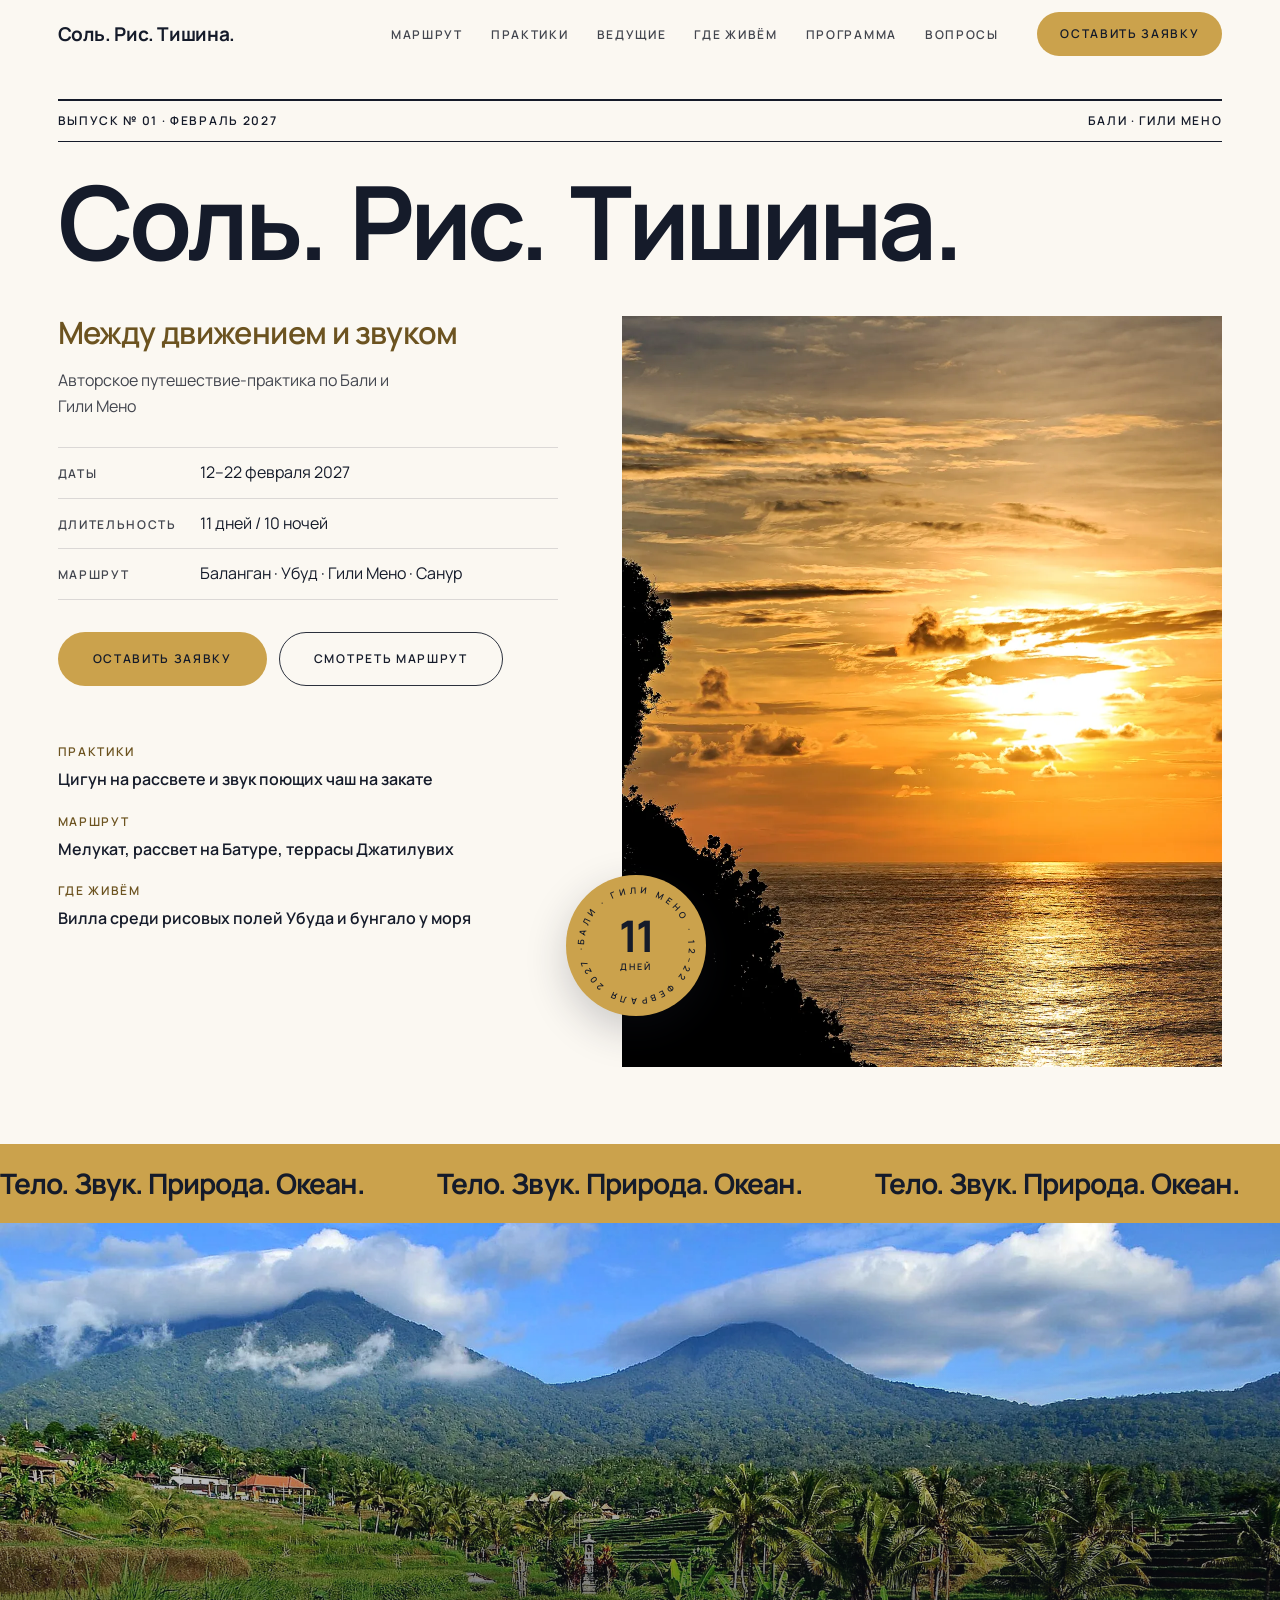
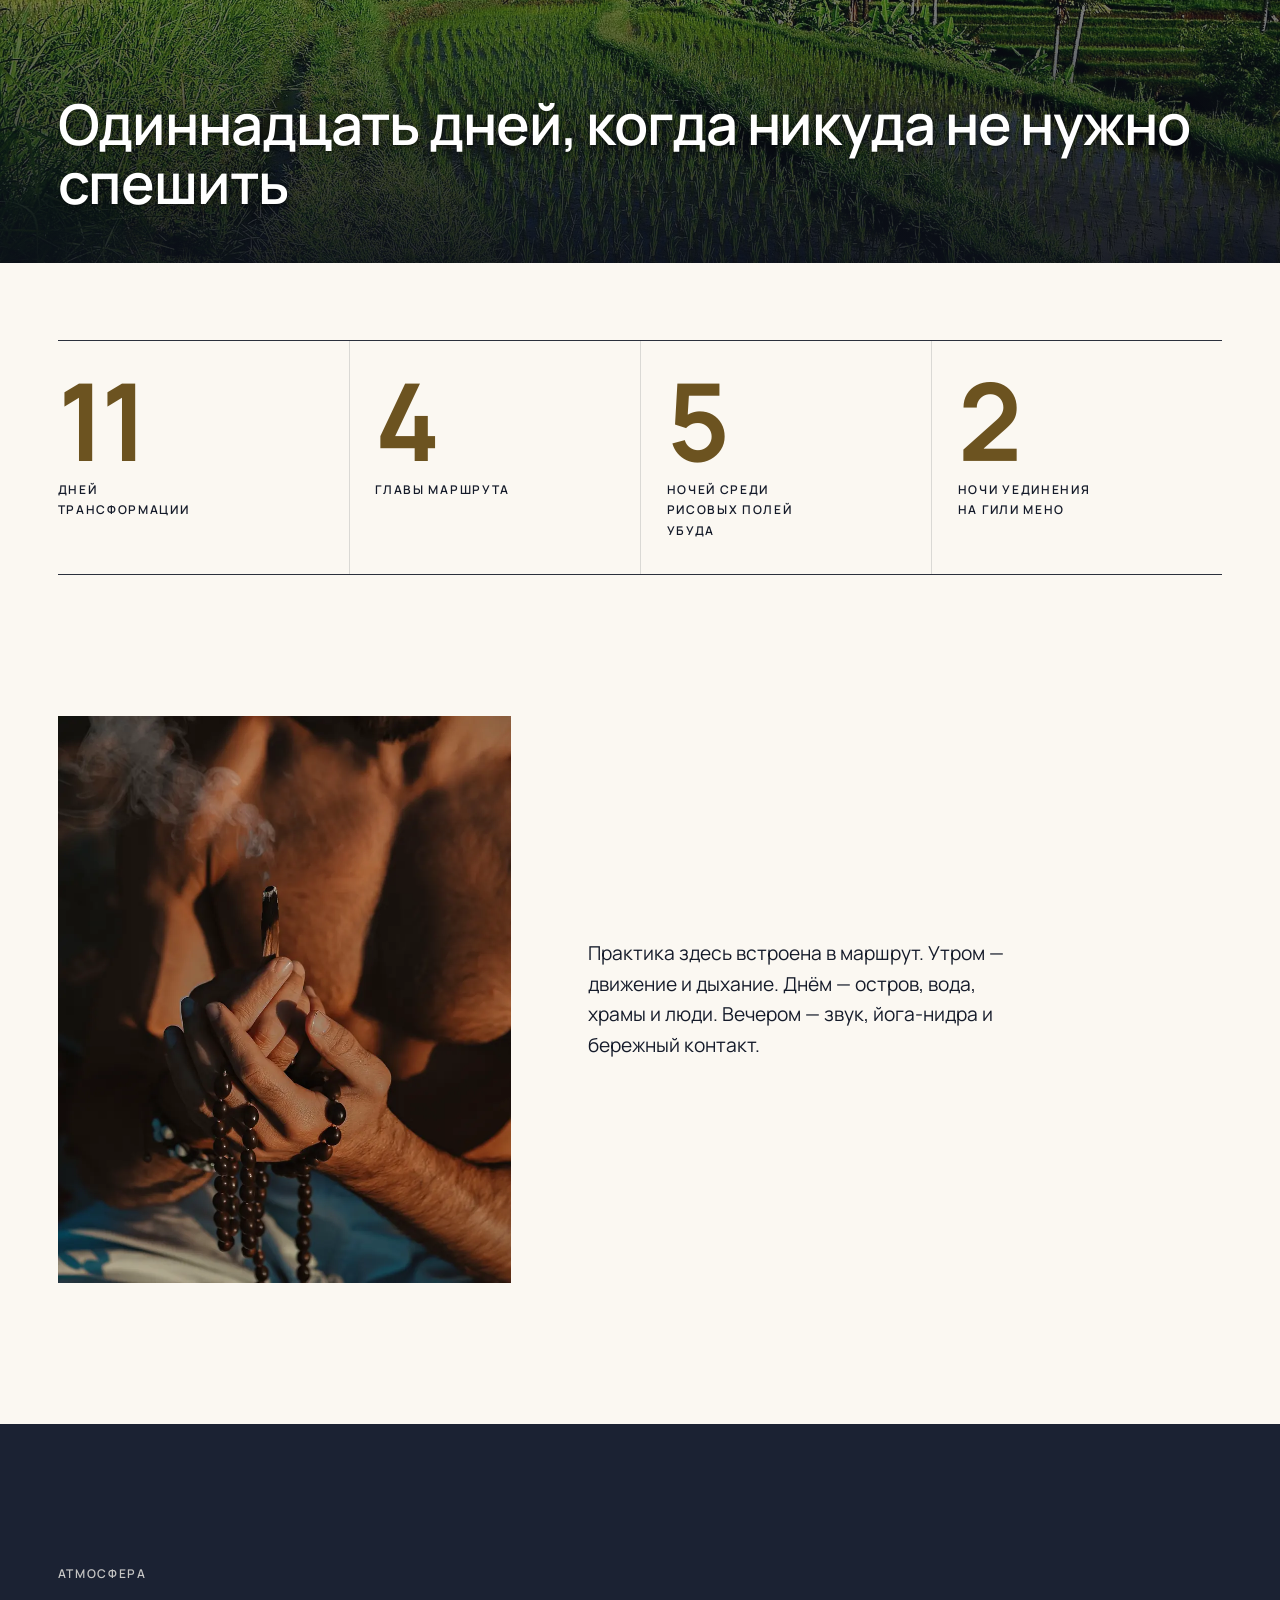
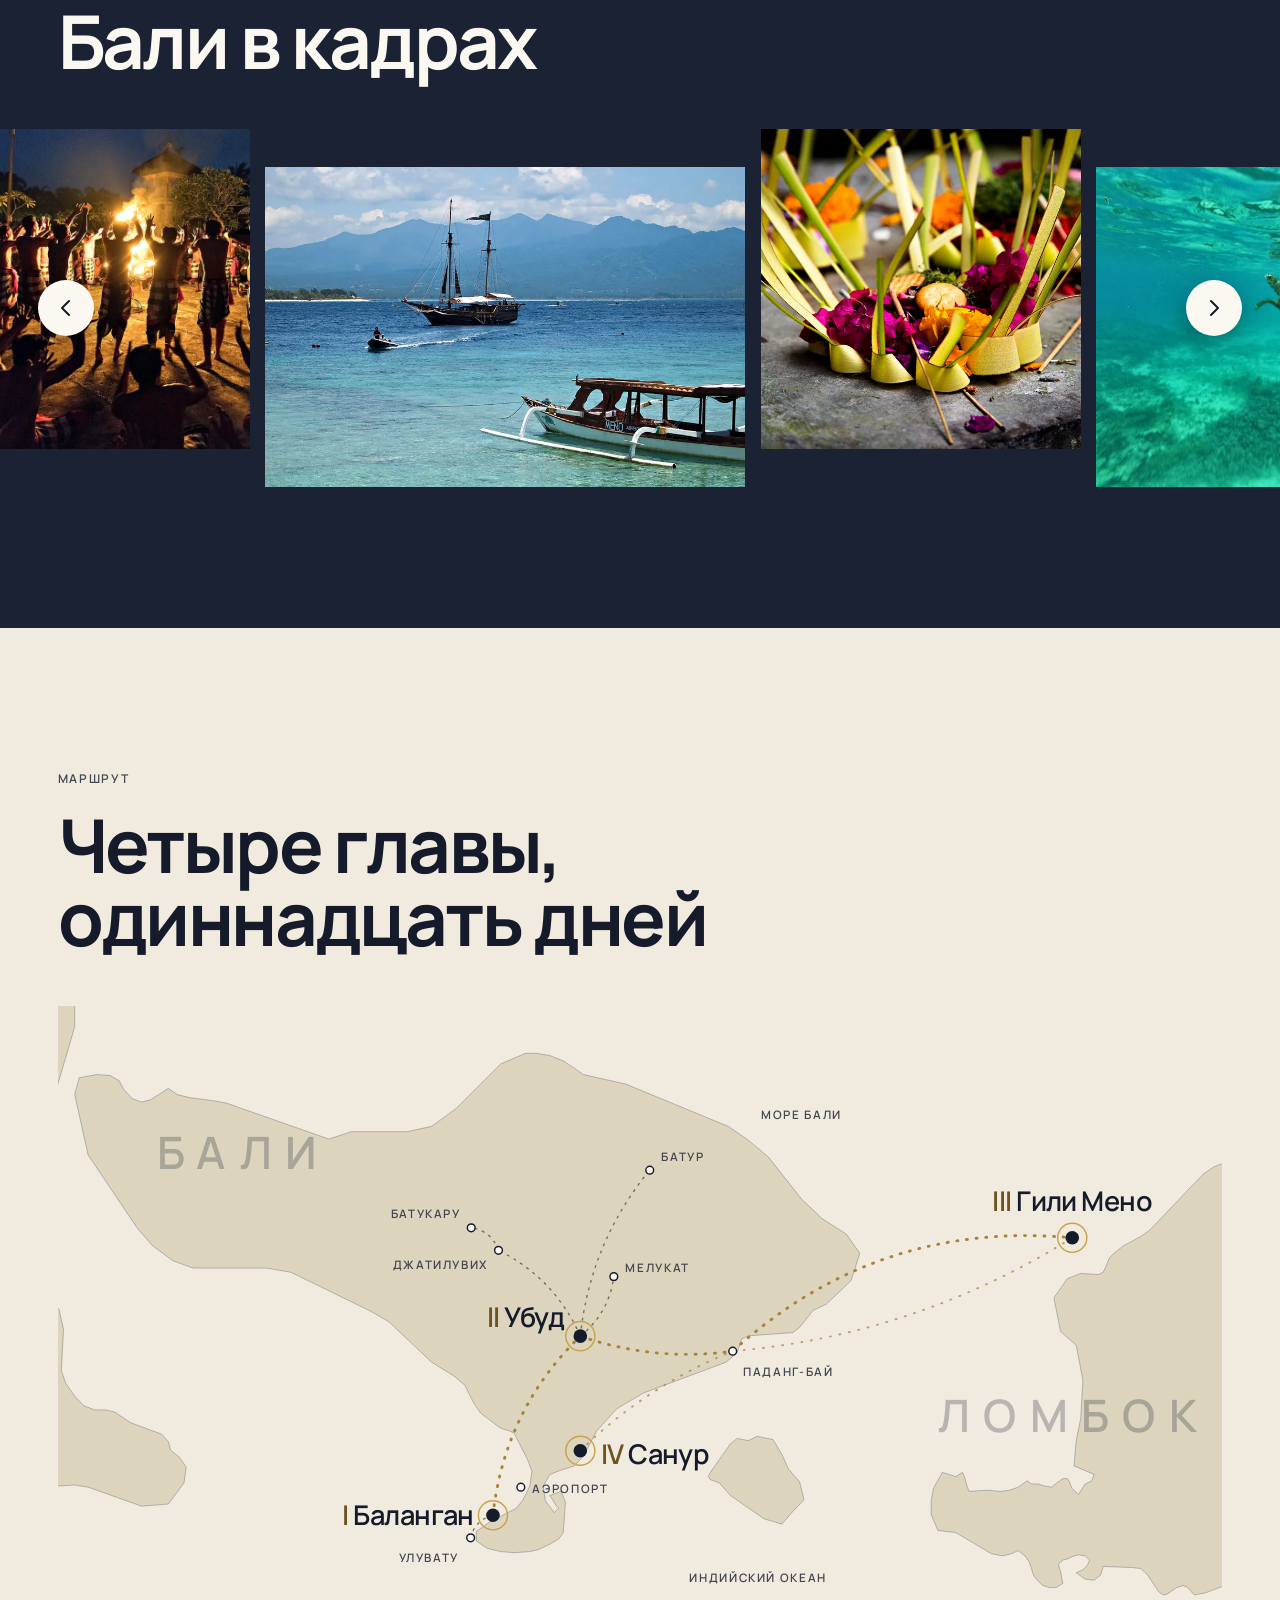
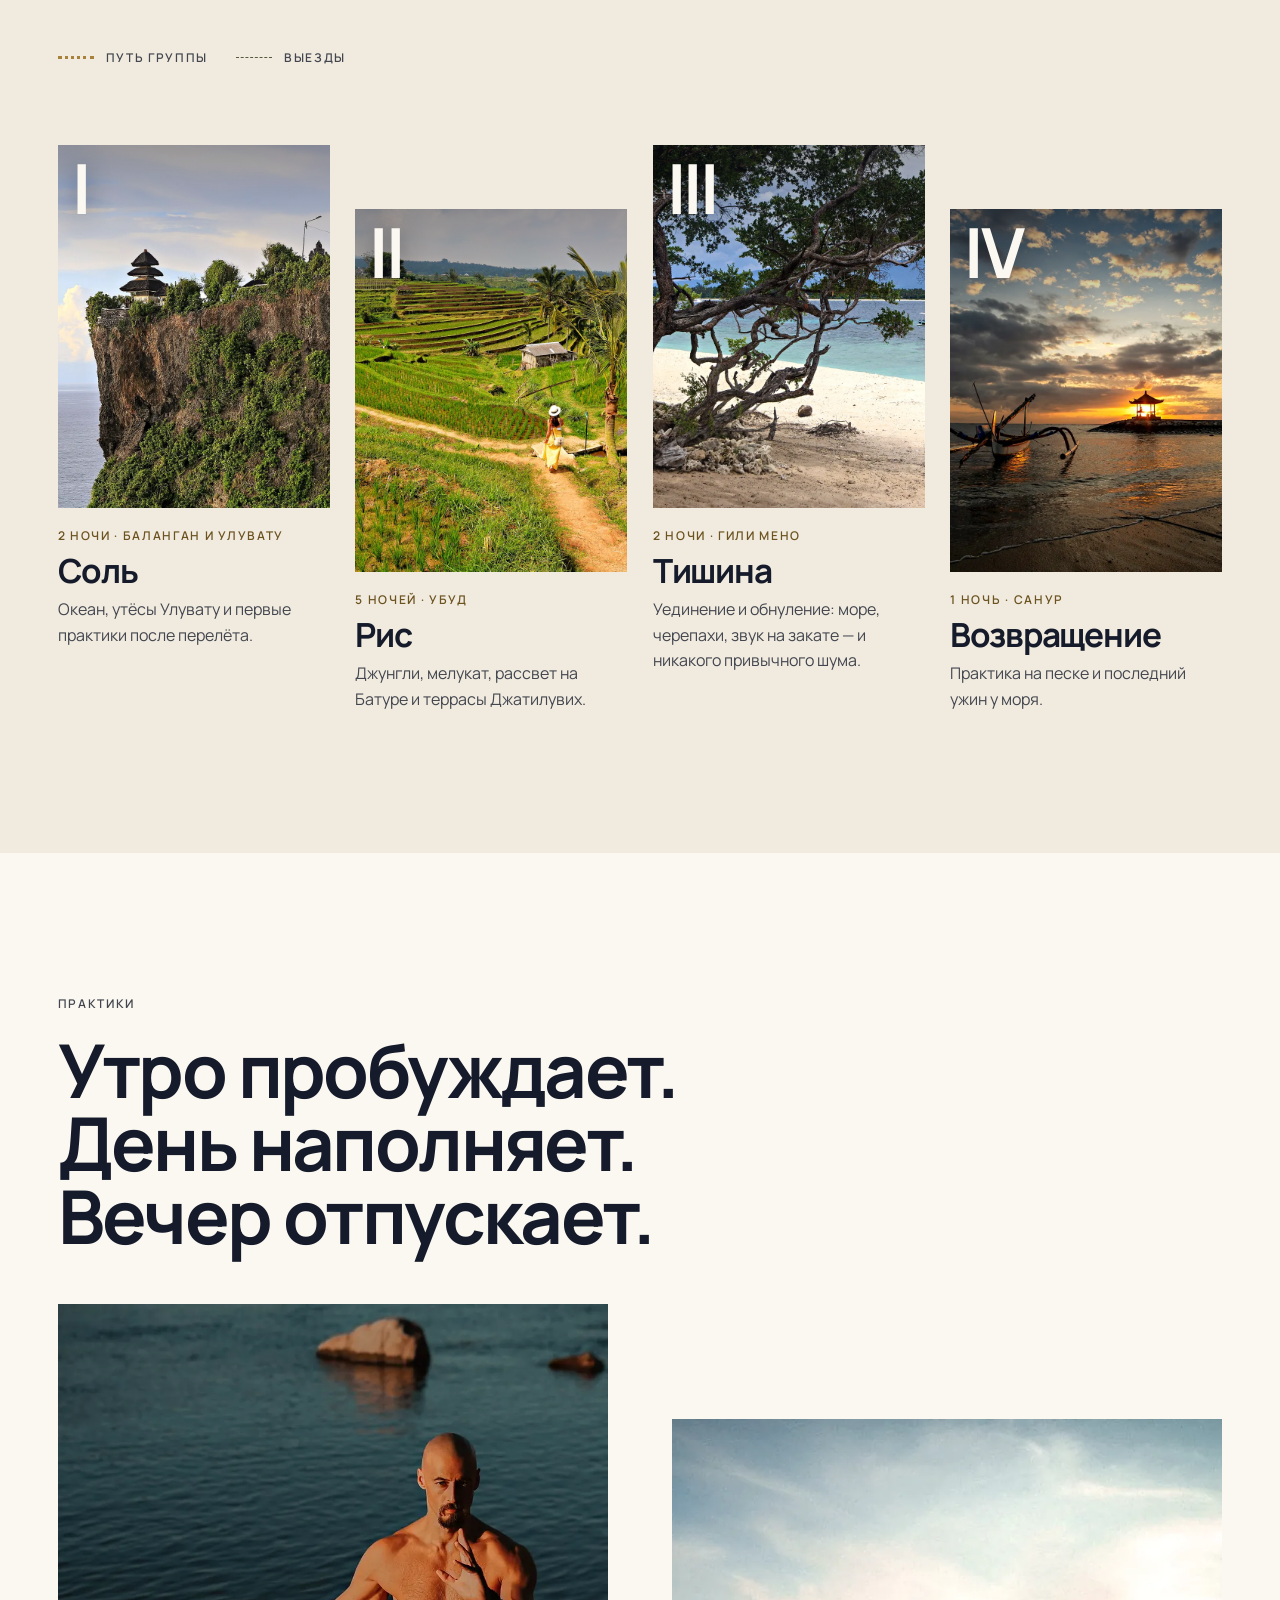
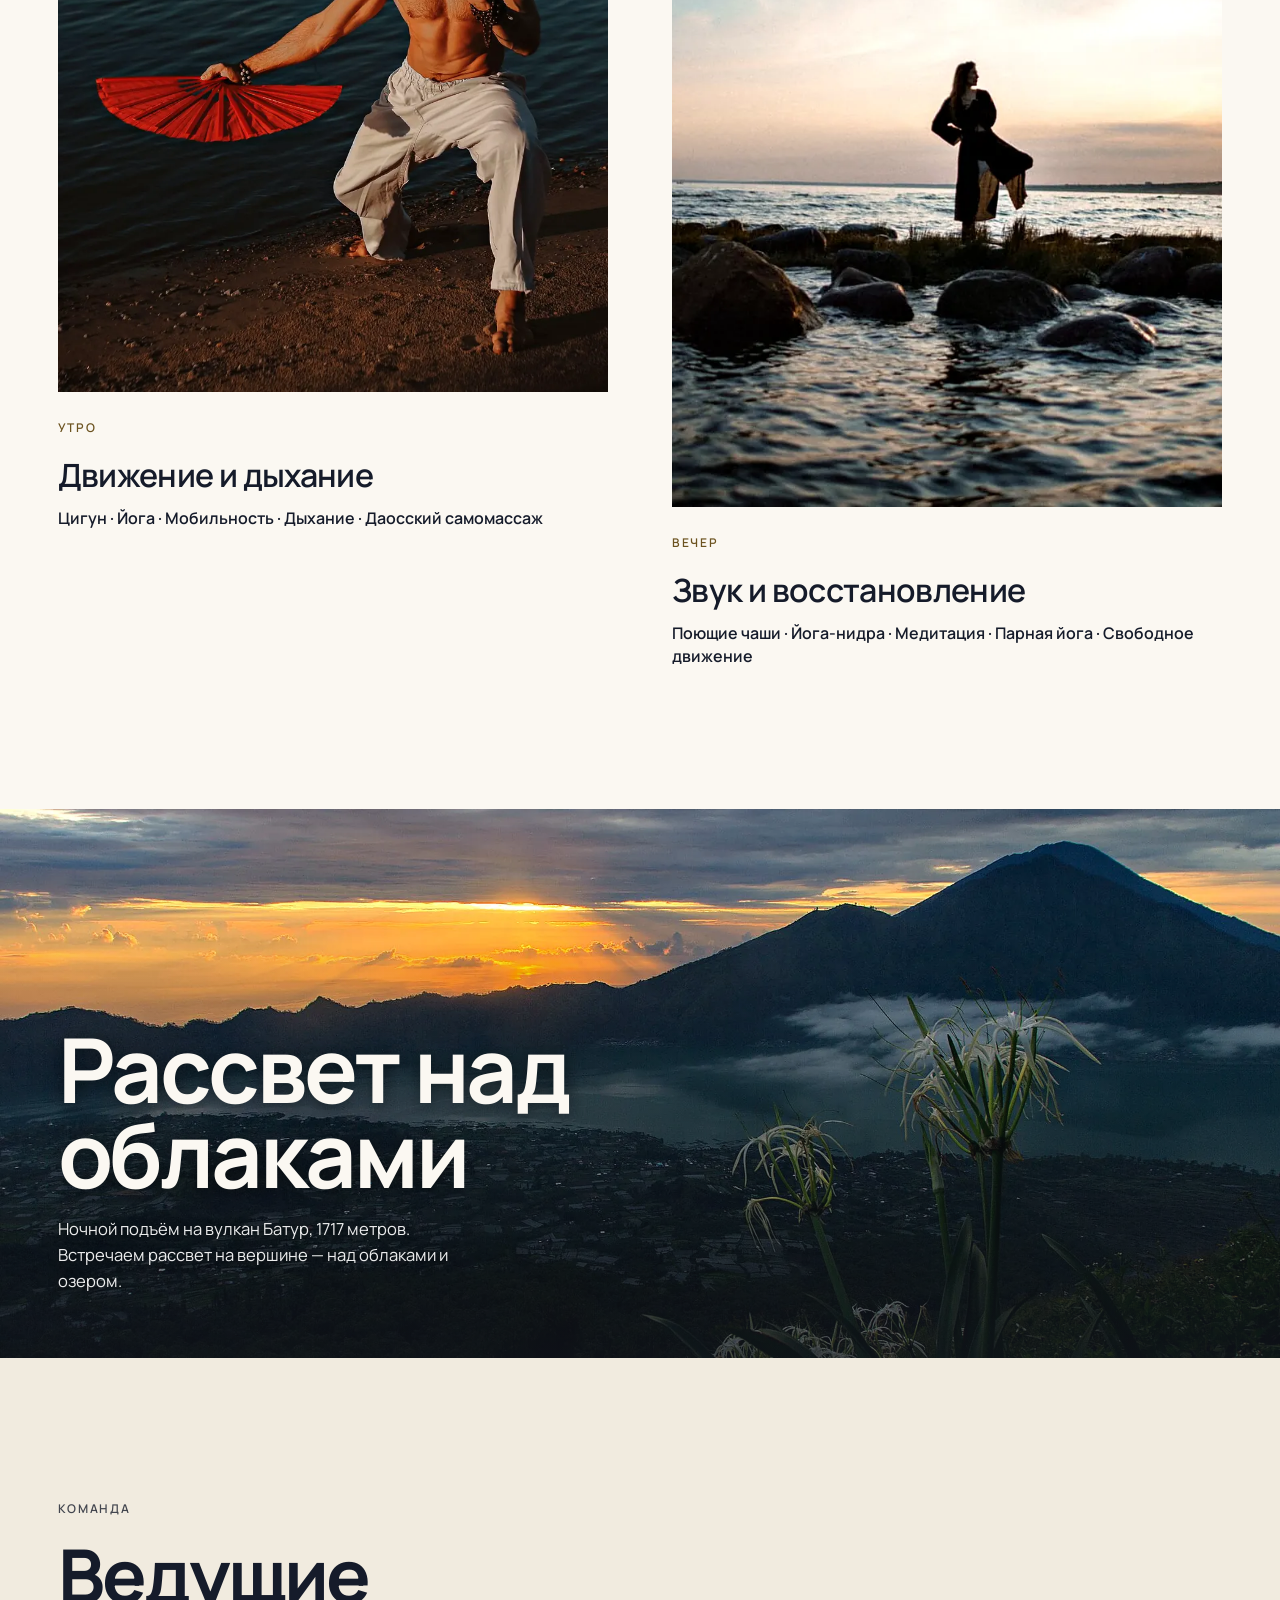
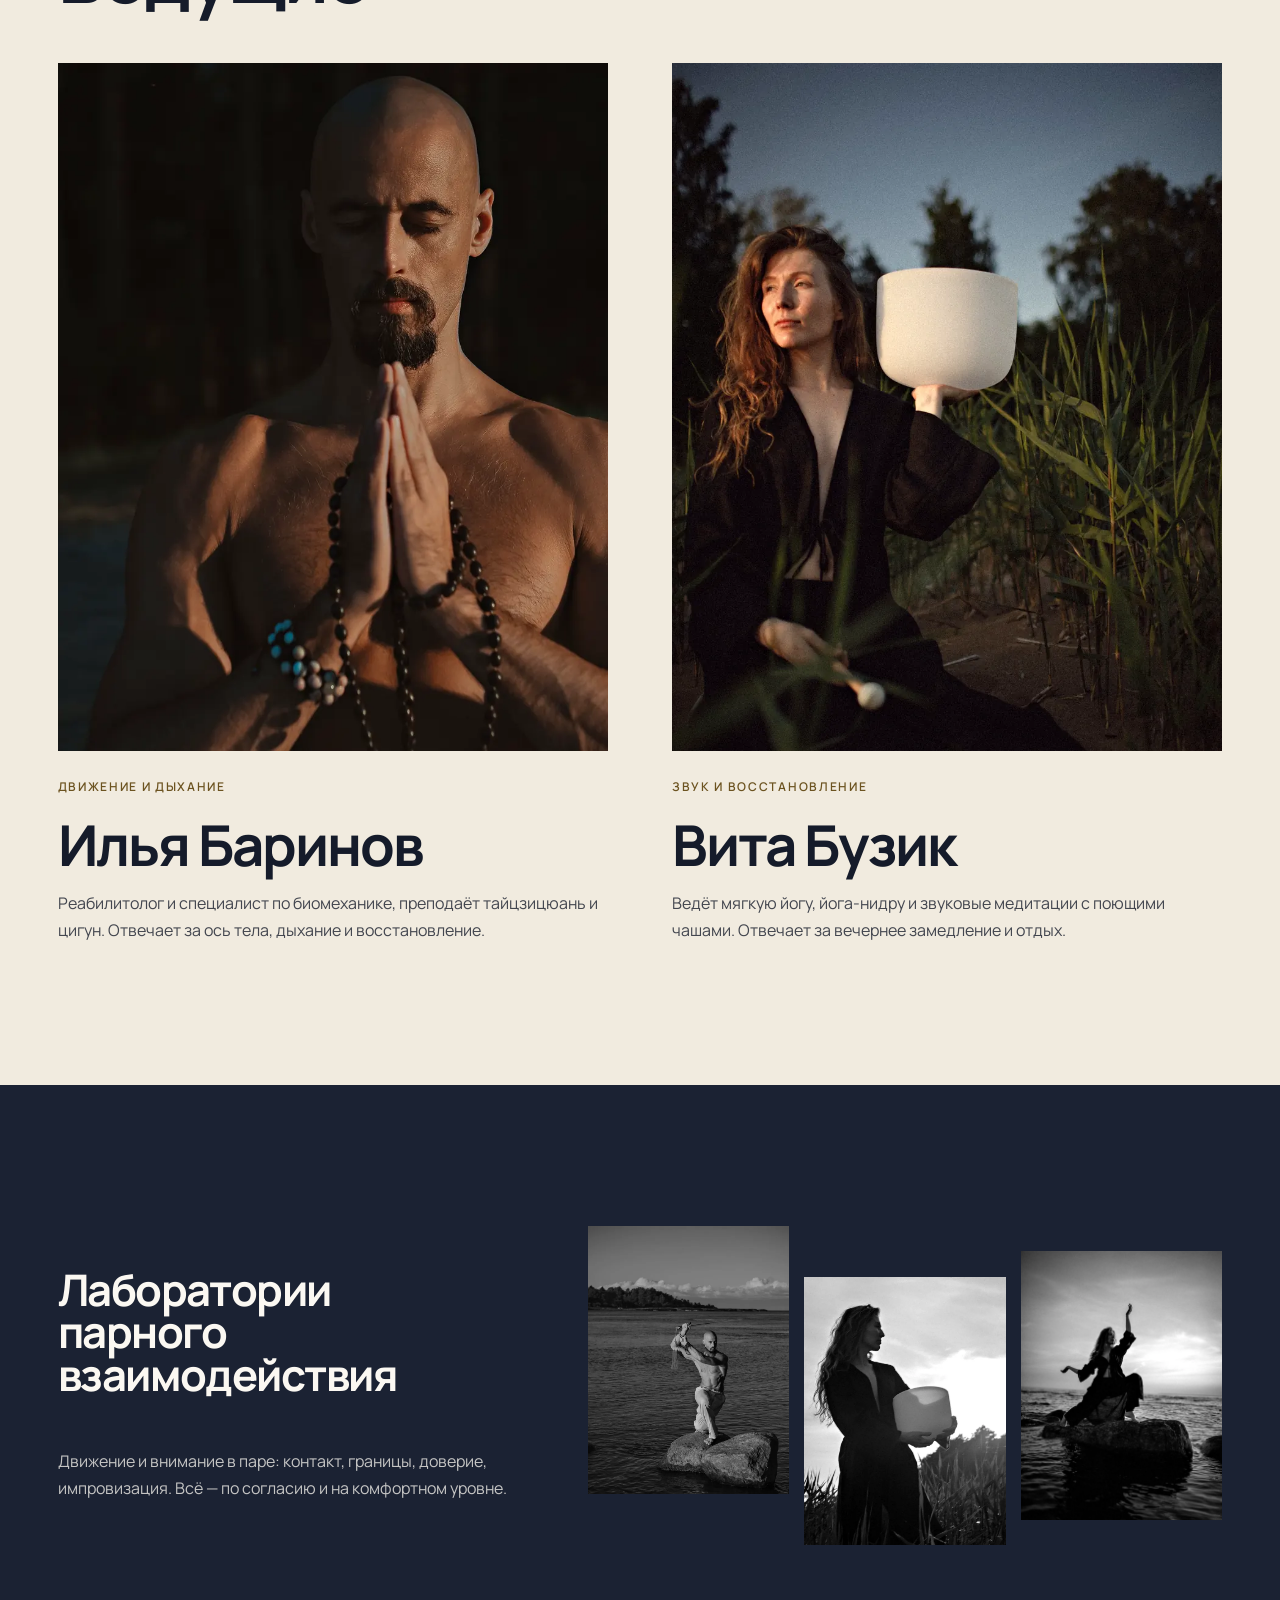
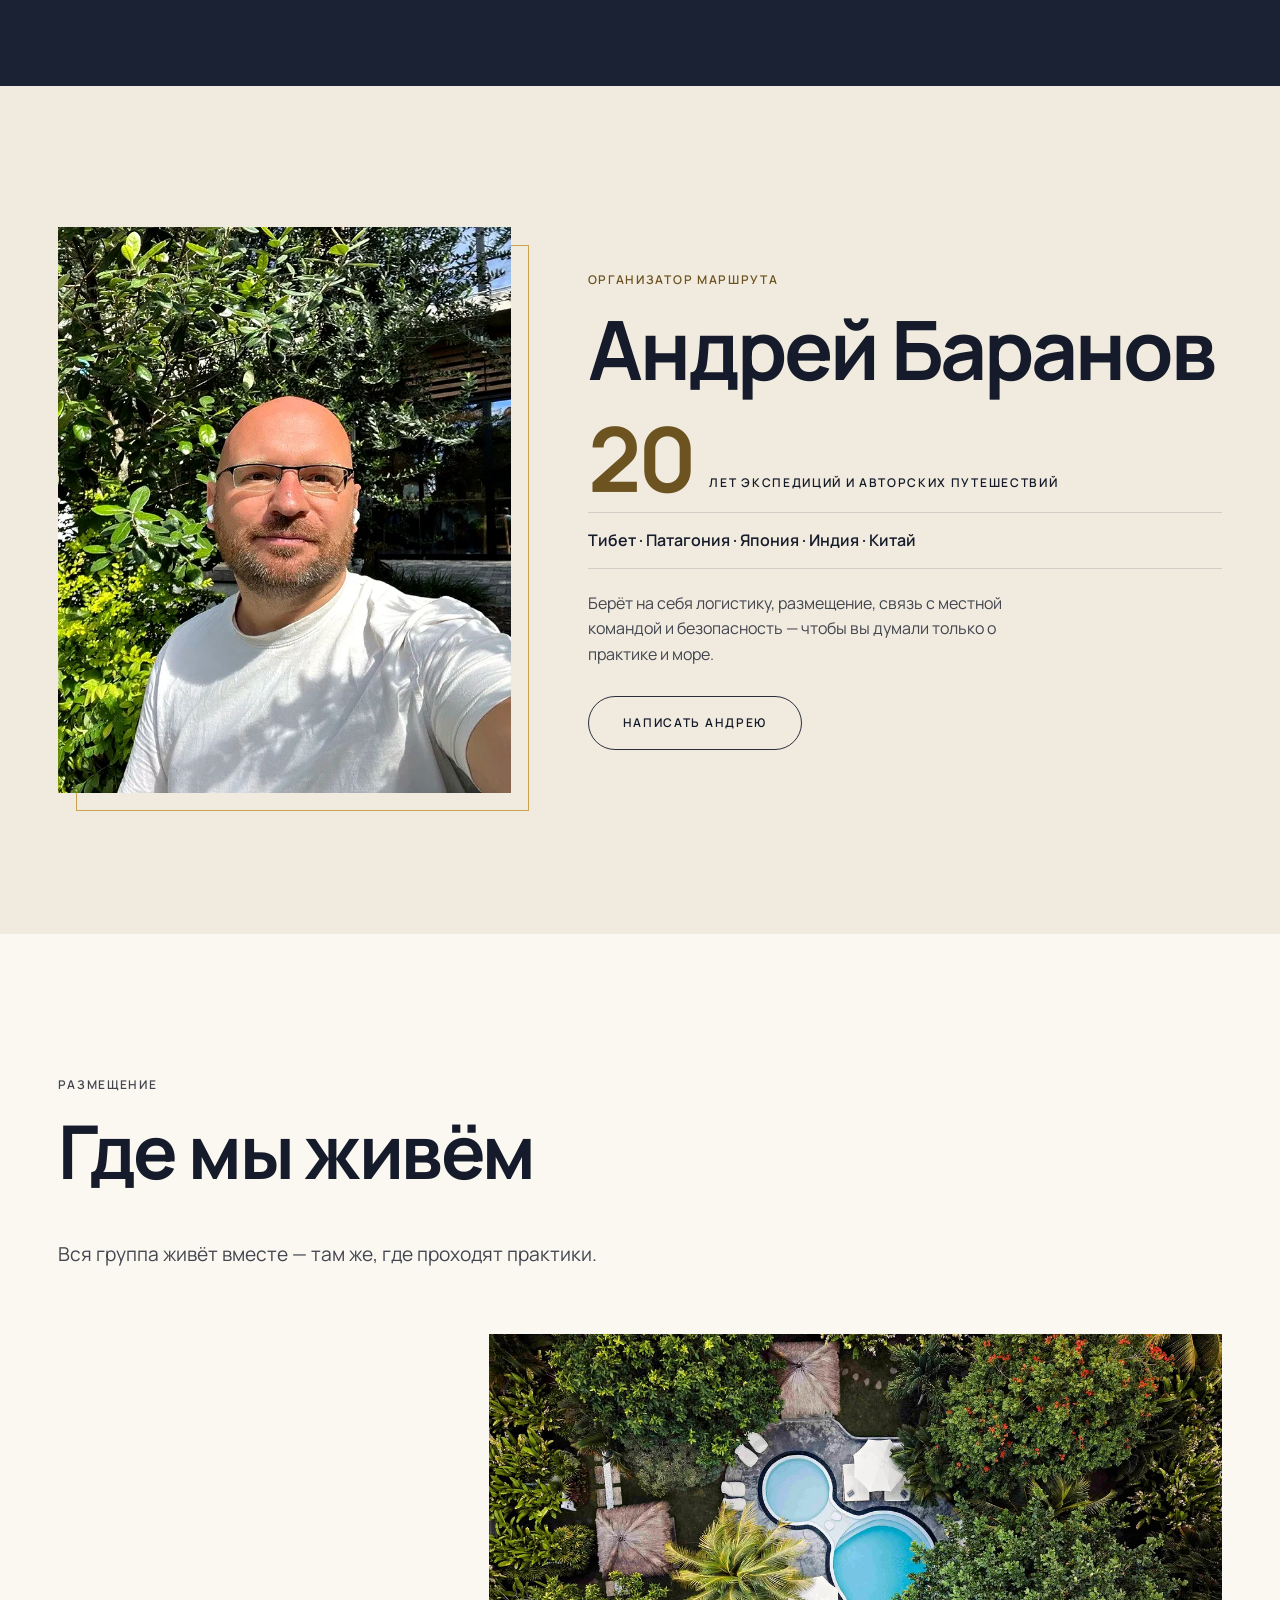
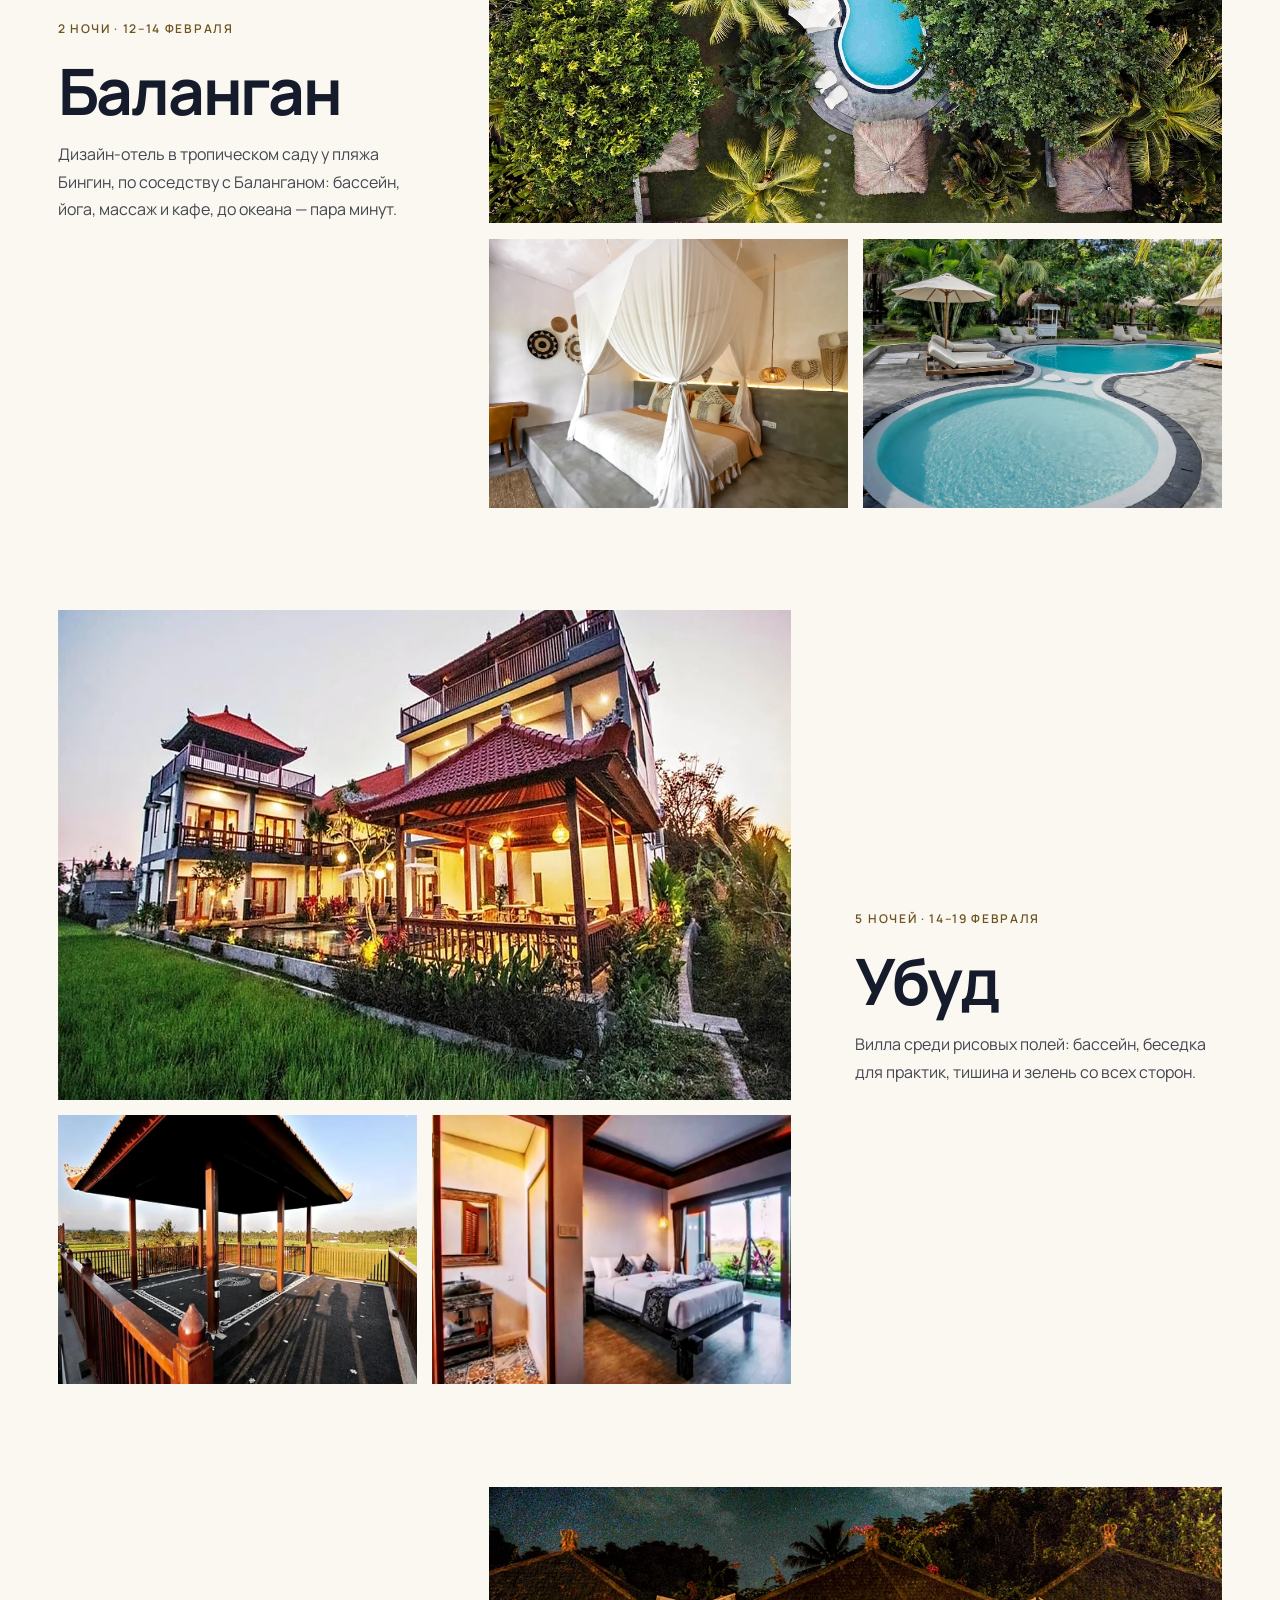
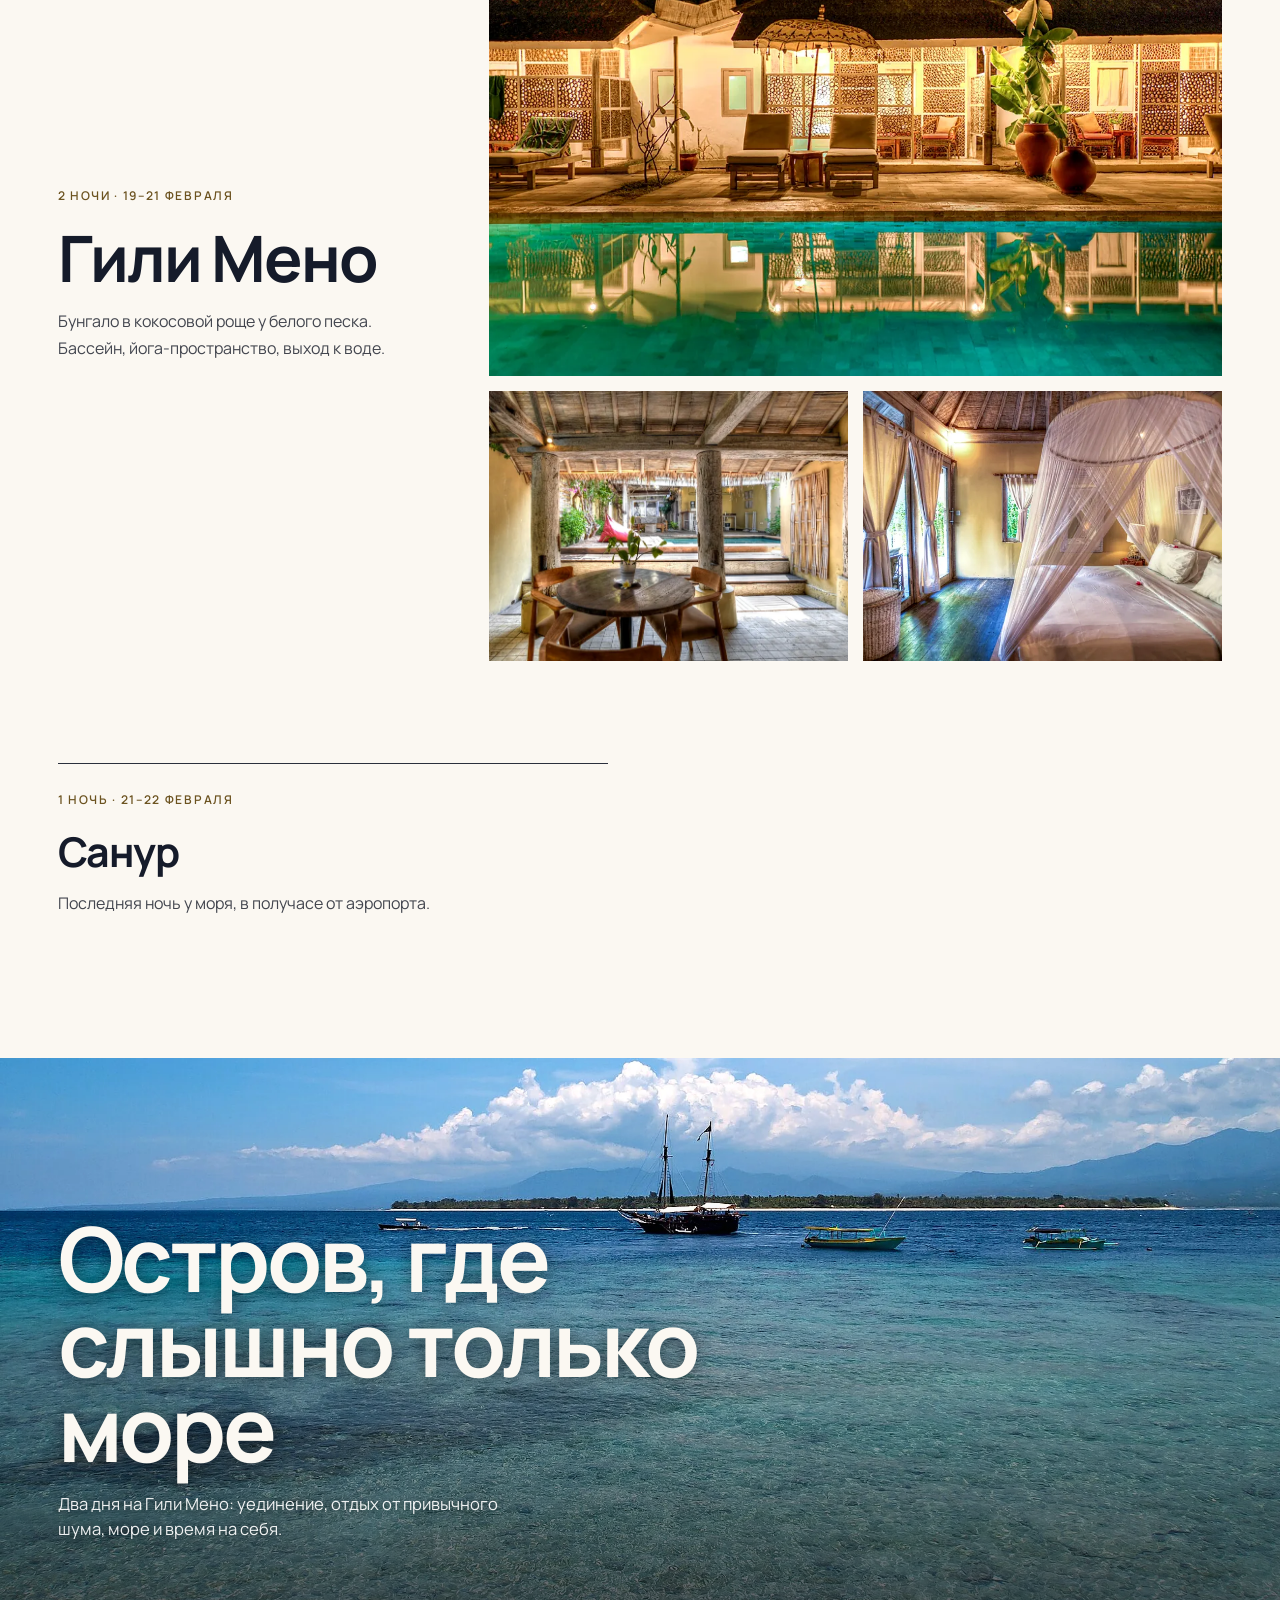
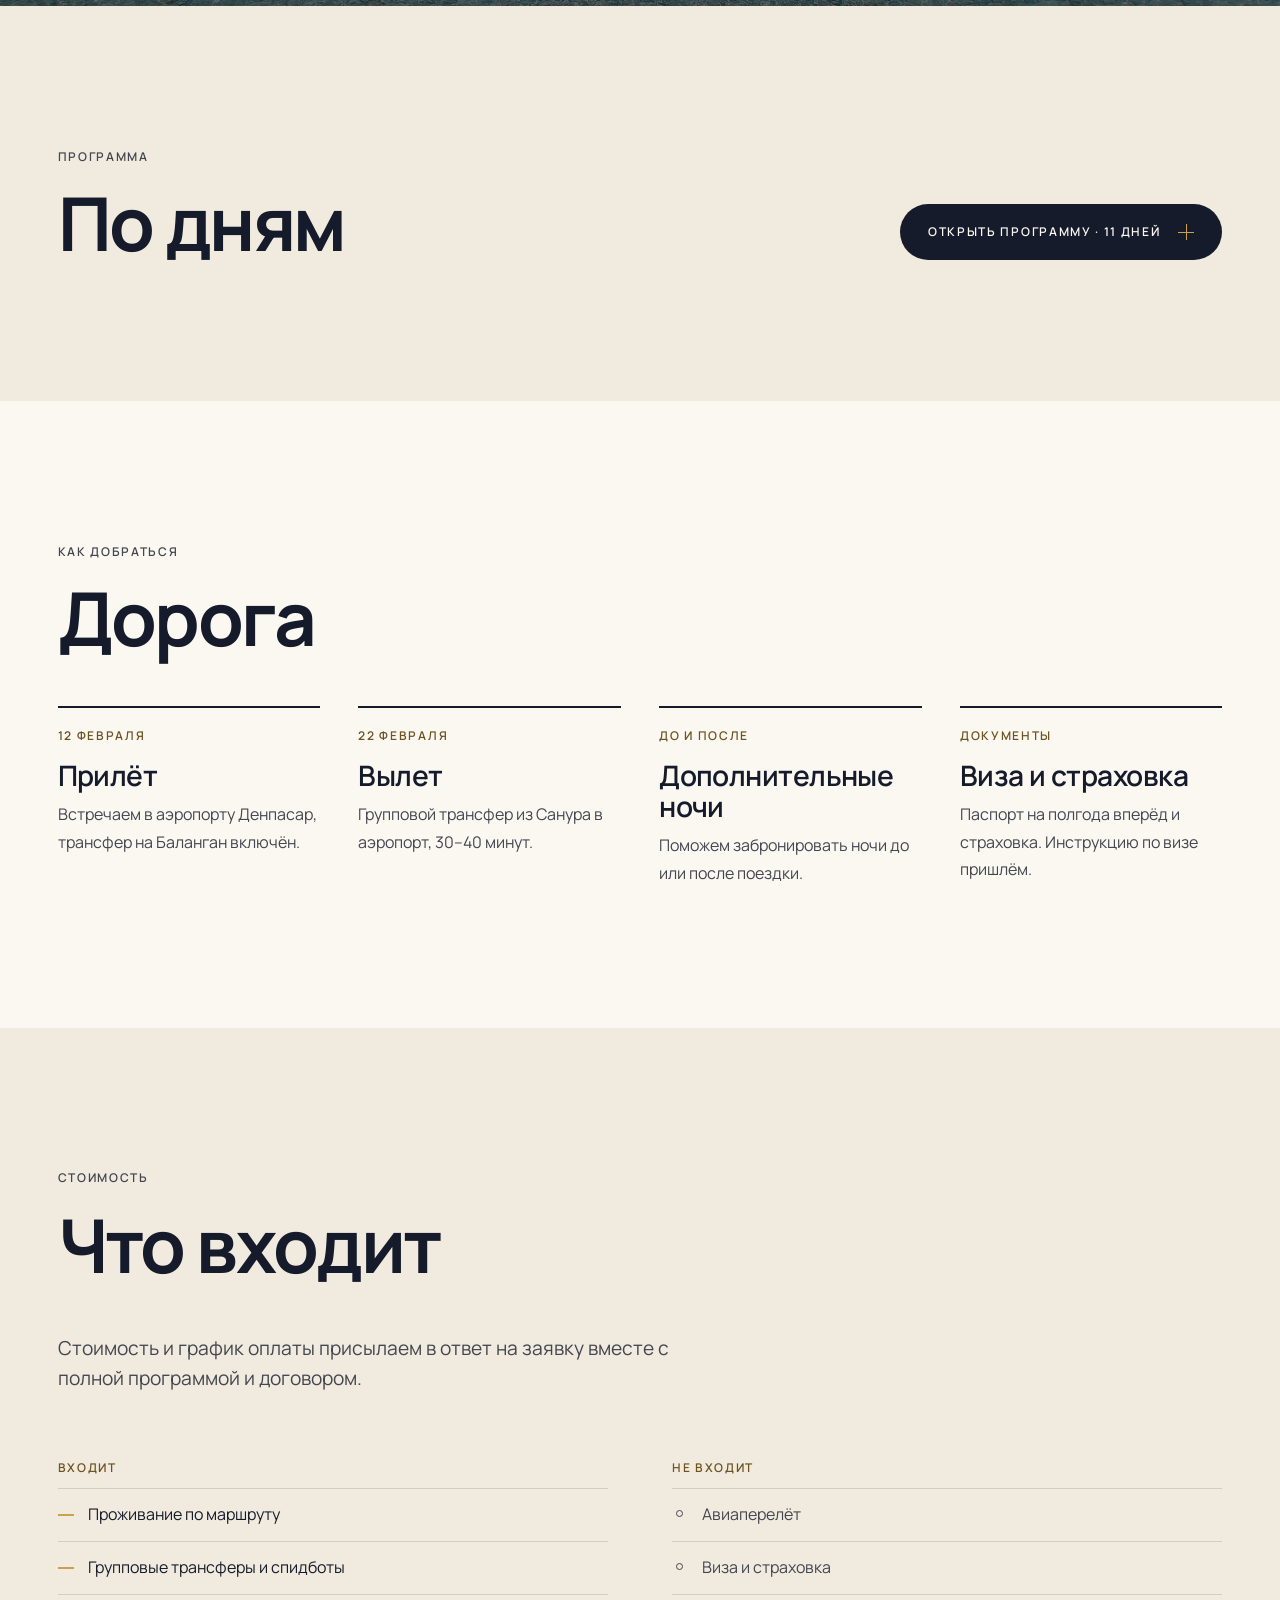
<file: bali/index.html>
<!DOCTYPE html>
<html lang="ru">
<head>
<meta charset="UTF-8">
<meta name="viewport" content="width=device-width, initial-scale=1, viewport-fit=cover">
<title>Соль, рис и тишина — путешествие-практика на Бали, 12–22 февраля 2027</title>
<meta name="description" content="11 дней движения, дыхания, звука и природы на Бали и Гили Мено. Баланган, Убуд, Батур, Джатилувих и океан. 12–22 февраля 2027.">
<link rel="canonical" href="https://kanchenjunga.ru/bali/">
<meta name="robots" content="noindex, nofollow">
<meta property="og:type" content="website">
<meta property="og:locale" content="ru_RU">
<meta property="og:title" content="Соль. Рис. Тишина. Путешествие-практика по Бали и Гили Мено">
<meta property="og:description" content="12–22 февраля 2027. 11 дней / 10 ночей. Баланган, Убуд, Гили Мено, Санур.">
<meta property="og:url" content="https://kanchenjunga.ru/bali/">
<meta property="og:image" content="https://kanchenjunga.ru/bali/images/og-image.jpg"><meta property="og:image:width" content="1200"><meta property="og:image:height" content="630"><meta name="twitter:card" content="summary_large_image">
<meta name="theme-color" content="#fbf8f2">
<link rel="icon" type="image/svg+xml" href="data:image/svg+xml,%3Csvg xmlns='http://www.w3.org/2000/svg' viewBox='0 0 32 32'%3E%3Crect width='32' height='32' fill='%23283044'/%3E%3Cpath d='M4 20c4 0 4-3 8-3s4 3 8 3 4-3 8-3' stroke='%23C3A057' stroke-width='2' fill='none'/%3E%3C/svg%3E">
<link rel="preconnect" href="https://fonts.googleapis.com">
<link rel="preconnect" href="https://fonts.gstatic.com" crossorigin>
<link href="https://fonts.googleapis.com/css2?family=Manrope:wght@400;500;600;700&display=swap" rel="stylesheet">
<link rel="preload" as="image" href="images/cover.webp" media="(min-width: 701px)">
<link rel="preload" as="image" href="images/cover-m.webp" media="(max-width: 700px)">
<link rel="stylesheet" href="styles.css">
<script>document.documentElement.classList.add('js');</script>
<script type="application/ld+json">{"@context": "https://schema.org", "@type": "TouristTrip", "name": "Соль. Рис. Тишина. Авторское путешествие-практика по Бали и Гили Мено", "description": "11 дней движения, дыхания, звука и природы на Бали и Гили Мено. Баланган, Убуд, Батур, Джатилувих и океан. 12–22 февраля 2027.", "touristType": ["Телесные практики", "Йога", "Медитация"]}</script>
<script type="application/ld+json">{"@context": "https://schema.org", "@type": "FAQPage", "mainEntity": [{"@type": "Question", "name": "Нужен ли опыт йоги, цигун или медитации", "acceptedAnswer": {"@type": "Answer", "text": "Нет. У каждой практики есть мягкий вариант, а ведущие работают с группой разного уровня. Напишите в заявке о своём опыте и о том, что беспокоит в теле, — Илья и Вита учтут это заранее."}}, {"@type": "Question", "name": "Какая физическая подготовка нужна для Батура", "acceptedAnswer": {"@type": "Answer", "text": "Пеший подъём начинается ночью, тропа неровная, идти вверх примерно два часа. Нужна привычка к длительной ходьбе и устойчивость на спуске. Если это не ваш формат, есть вариант на джипах — его выбирают заранее."}}, {"@type": "Question", "name": "Как устроено размещение и можно ли жить одному", "acceptedAnswer": {"@type": "Answer", "text": "Живём всей группой в одних местах, в двухместных номерах. Одноместное размещение возможно, доплата — 600 € за всю поездку. Если едете один и готовы жить вдвоём, подберём соседа."}}, {"@type": "Question", "name": "Как организовано питание и учтут ли аллергии", "acceptedAnswer": {"@type": "Answer", "text": "В стоимость входят завтраки. Обеды и ужины — в кафе и ресторанах по пути, обычно всей группой. Об аллергиях и ограничениях напишите в заявке — предупредим кухню там, где едим вместе."}}, {"@type": "Question", "name": "Что происходит при изменении морской или погодной обстановки", "acceptedAnswer": {"@type": "Answer", "text": "Решение по лодкам и переездам принимает местная команда. Если море или погода не позволяют выйти, мы меняем порядок дня и переносим практику в защищённое пространство. Это заложено в маршрут заранее."}}, {"@type": "Question", "name": "Обязательны ли парные практики и цифровая пауза", "acceptedAnswer": {"@type": "Answer", "text": "Нет. И то, и другое — по согласию. Можно остановиться в любой момент, выбрать наблюдение или адаптированный вариант. Телефон организатора во время цифровой паузы остаётся включённым."}}, {"@type": "Question", "name": "Каковы правила оплаты, отмены и передачи места другому человеку", "acceptedAnswer": {"@type": "Answer", "text": "Место бронируется предоплатой, остаток вносится до поездки. Место можно передать другому человеку. Суммы, сроки и условия возврата — в договоре, который мы присылаем вместе с программой."}}]}</script>
</head>
<body>
<a class="skip" href="#main">К содержанию</a>

<header class="header" id="site-header">
  <div class="header__in">
    <a class="header__brand" href="#top">Соль. Рис. Тишина.</a>
    <nav class="nav" id="nav-panel" aria-label="Разделы страницы">
      <ul class="nav__list"><li><a href="#route">Маршрут</a></li><li><a href="#practices">Практики</a></li><li><a href="#team">Ведущие</a></li><li><a href="#stay">Где живём</a></li><li><a href="#program">Программа</a></li><li><a href="#faq">Вопросы</a></li></ul>
    </nav>
    <a class="btn btn--primary btn--sm header__cta" href="#request" data-goal="cta_header">Оставить заявку</a>
    <button class="burger" type="button" id="nav-toggle" aria-expanded="false" aria-controls="nav-panel" aria-label="Открыть меню">
      <span></span><span></span>
    </button>
  </div>
</header>
<main id="main">

<section class="cover" id="top">
  <div class="wrap">
    <div class="cover__strip"><span>Выпуск № 01 · Февраль 2027</span><span>Бали · Гили Мено</span></div>
    <h1 class="cover__title"><span>Соль.</span><span>Рис.</span><span>Тишина.</span></h1>
    <div class="cover__grid">
      <div class="cover__text">
        <p class="cover__tagline">Между движением и звуком</p>
        <p class="cover__sub">Авторское путешествие-практика по Бали и Гили Мено</p>
        <dl class="cover__facts"><div class="cover__fact"><dt>Даты</dt><dd>12–22 февраля 2027</dd></div><div class="cover__fact"><dt>Длительность</dt><dd>11 дней / 10 ночей</dd></div><div class="cover__fact"><dt>Маршрут</dt><dd>Баланган · Убуд · Гили Мено · Санур</dd></div></dl>
        <div class="cover__actions">
          <a class="btn btn--primary" href="#request" data-goal="cta_hero">Оставить заявку</a>
          <a class="btn btn--line" href="#route" data-goal="cta_route">Смотреть маршрут</a>
        </div>
        <ul class="cover__lines"><li><a href="#practices"><span class="cover__kicker">Практики</span><span class="cover__line">Цигун на рассвете и звук поющих чаш на закате</span></a></li><li><a href="#program"><span class="cover__kicker">Маршрут</span><span class="cover__line">Мелукат, рассвет на Батуре, террасы Джатилувих</span></a></li><li><a href="#stay"><span class="cover__kicker">Где живём</span><span class="cover__line">Вилла среди рисовых полей Убуда и бунгало у моря</span></a></li></ul>
      </div>
      <figure class="cover__photo">
        <picture><source type="image/webp" media="(max-width: 700px)" srcset="images/cover-m.webp"><source type="image/webp" srcset="images/cover.webp"><source media="(max-width: 700px)" srcset="images/cover-m.jpg"><img src="images/cover.jpg" alt="Золотой закат над океаном у скал Улувату" width="1200" height="1500" sizes="(max-width: 860px) 100vw, 50vw" loading="eager" fetchpriority="high" decoding="async"></picture>
        <div class="stamp" aria-hidden="true">
          <svg viewBox="0 0 200 200"><defs><path id="stamp-ring" d="M100,100 m-74,0 a74,74 0 1,1 148,0 a74,74 0 1,1 -148,0"/></defs>
            <text><textPath href="#stamp-ring" textLength="462">Бали · Гили Мено · 12–22 февраля 2027 · </textPath></text></svg>
          <span class="stamp__c">11<small>дней</small></span>
        </div>
      </figure>
    </div>
  </div>
</section>

<div class="refrain" aria-hidden="true"><div class="refrain__track">
<span>Тело. Звук. Природа. Океан.</span><span>Тело. Звук. Природа. Океан.</span><span>Тело. Звук. Природа. Океан.</span><span>Тело. Звук. Природа. Океан.</span><span>Тело. Звук. Природа. Океан.</span><span>Тело. Звук. Природа. Океан.</span>
</div></div>

<figure class="spread">
  <picture><source type="image/webp" media="(max-width: 700px)" srcset="images/spread-m.webp"><source type="image/webp" srcset="images/spread.webp"><source media="(max-width: 700px)" srcset="images/spread-m.jpg"><img src="images/spread.jpg" alt="Рисовые террасы Джатилувих у подножия гор" width="1920" height="960" sizes="100vw" loading="lazy" decoding="async"></picture>
  <div class="spread__over"><p class="spread__line wrap">Одиннадцать дней, когда никуда не нужно спешить</p></div>
</figure>

<section class="numbers" aria-label="Коротко о поездке">
  <div class="wrap"><div class="numbers__row" data-reveal><div class="num"><p class="num__n">11</p><p class="num__t">дней трансформации</p></div><div class="num"><p class="num__n">4</p><p class="num__t">главы маршрута</p></div><div class="num"><p class="num__n">5</p><p class="num__t">ночей среди рисовых полей Убуда</p></div><div class="num"><p class="num__n">2</p><p class="num__t">ночи уединения на Гили Мено</p></div></div></div>
</section>

<section class="intro">
  <div class="wrap intro__grid">
    <div class="intro__media" data-reveal>
      <picture class="intro__main"><source type="image/webp" media="(max-width: 700px)" srcset="images/manifesto-m.webp"><source type="image/webp" srcset="images/manifesto.webp"><source media="(max-width: 700px)" srcset="images/manifesto-m.jpg"><img src="images/manifesto.jpg" alt="Руки с тлеющим палo санто и чётками" width="900" height="1125" sizes="(max-width: 860px) 80vw, 34vw" loading="lazy" decoding="async"></picture>
      
    </div>
    <div class="intro__text" data-reveal>
      <p class="intro__lead">Практика здесь встроена в маршрут. Утром — движение и дыхание. Днём — остров, вода, храмы и люди. Вечером — звук, йога-нидра и бережный контакт.</p>
    </div>
  </div>
</section>

<section class="strip section--night" aria-labelledby="strip-title">
  <div class="wrap strip__head">
    <p class="label">Атмосфера</p>
    <h2 class="h2" id="strip-title">Бали в кадрах</h2>
  </div>
  <div class="strip__frame">
    <div class="strip__viewport" tabindex="0" data-strip aria-label="Лента фотографий: листайте стрелками, свайпом или клавишами">
      <div class="strip__track"><figure class="strip__item strip__item--tall"><picture><source type="image/webp" media="(max-width: 700px)" srcset="images/f-kecak-m.webp"><source type="image/webp" srcset="images/f-kecak.webp"><source media="(max-width: 700px)" srcset="images/f-kecak-m.jpg"><img src="images/f-kecak.jpg" alt="Танец кечак у огня" width="560" height="700" sizes="(max-width: 700px) 60vw, 30vw" loading="eager" fetchpriority="low" decoding="async"></picture></figure><figure class="strip__item strip__item--wide"><picture><source type="image/webp" media="(max-width: 700px)" srcset="images/f-meno-m.webp"><source type="image/webp" srcset="images/f-meno.webp"><source media="(max-width: 700px)" srcset="images/f-meno-m.jpg"><img src="images/f-meno.jpg" alt="Гили Мено: лодки и вулкан Ринджани на Ломбоке" width="840" height="560" sizes="(max-width: 700px) 60vw, 30vw" loading="eager" fetchpriority="low" decoding="async"></picture></figure><figure class="strip__item strip__item--sq"><picture><source type="image/webp" media="(max-width: 700px)" srcset="images/f-offering-m.webp"><source type="image/webp" srcset="images/f-offering.webp"><source media="(max-width: 700px)" srcset="images/f-offering-m.jpg"><img src="images/f-offering.jpg" alt="Чананг сари — ежедневное подношение из листьев и цветов" width="620" height="620" sizes="(max-width: 700px) 60vw, 30vw" loading="eager" fetchpriority="low" decoding="async"></picture></figure><figure class="strip__item strip__item--tall"><picture><source type="image/webp" media="(max-width: 700px)" srcset="images/f-turtle-m.webp"><source type="image/webp" srcset="images/f-turtle.webp"><source media="(max-width: 700px)" srcset="images/f-turtle-m.jpg"><img src="images/f-turtle.jpg" alt="Морская черепаха в бирюзовой воде" width="560" height="700" sizes="(max-width: 700px) 60vw, 30vw" loading="eager" fetchpriority="low" decoding="async"></picture></figure><figure class="strip__item strip__item--tall"><picture><source type="image/webp" media="(max-width: 700px)" srcset="images/f-dancer-m.webp"><source type="image/webp" srcset="images/f-dancer.webp"><source media="(max-width: 700px)" srcset="images/f-dancer-m.jpg"><img src="images/f-dancer.jpg" alt="Балийская танцовщица в золотом головном уборе" width="560" height="700" sizes="(max-width: 700px) 60vw, 30vw" loading="eager" fetchpriority="low" decoding="async"></picture></figure><figure class="strip__item strip__item--wide"><picture><source type="image/webp" media="(max-width: 700px)" srcset="images/f-bay-m.webp"><source type="image/webp" srcset="images/f-bay.webp"><source media="(max-width: 700px)" srcset="images/f-bay-m.jpg"><img src="images/f-bay.jpg" alt="Бирюзовая бухта под утёсами Букита" width="840" height="560" sizes="(max-width: 700px) 60vw, 30vw" loading="eager" fetchpriority="low" decoding="async"></picture></figure><figure class="strip__item strip__item--wide"><picture><source type="image/webp" media="(max-width: 700px)" srcset="images/f-jukung-m.webp"><source type="image/webp" srcset="images/f-jukung.webp"><source media="(max-width: 700px)" srcset="images/f-jukung-m.jpg"><img src="images/f-jukung.jpg" alt="Яркие лодки-джукунги на пляже" width="840" height="560" sizes="(max-width: 700px) 60vw, 30vw" loading="eager" fetchpriority="low" decoding="async"></picture></figure><figure class="strip__item strip__item--tall"><picture><source type="image/webp" media="(max-width: 700px)" srcset="images/f-tirta-m.webp"><source type="image/webp" srcset="images/f-tirta.webp"><source media="(max-width: 700px)" srcset="images/f-tirta-m.jpg"><img src="images/f-tirta.jpg" alt="Струи священного источника в храме" width="560" height="700" sizes="(max-width: 700px) 60vw, 30vw" loading="eager" fetchpriority="low" decoding="async"></picture></figure><figure class="strip__item strip__item--wide"><picture><source type="image/webp" media="(max-width: 700px)" srcset="images/f-kecak-fire-m.webp"><source type="image/webp" srcset="images/f-kecak-fire.webp"><source media="(max-width: 700px)" srcset="images/f-kecak-fire-m.jpg"><img src="images/f-kecak-fire.jpg" alt="Огненный кечак: танцоры вокруг костра на закате" width="840" height="560" sizes="(max-width: 700px) 60vw, 30vw" loading="eager" fetchpriority="low" decoding="async"></picture></figure><figure class="strip__item strip__item--wide"><picture><source type="image/webp" media="(max-width: 700px)" srcset="images/f-sunrise-m.webp"><source type="image/webp" srcset="images/f-sunrise.webp"><source media="(max-width: 700px)" srcset="images/f-sunrise-m.jpg"><img src="images/f-sunrise.jpg" alt="Розовый рассвет над лодками и горами Ломбока" width="840" height="560" sizes="(max-width: 700px) 60vw, 30vw" loading="eager" fetchpriority="low" decoding="async"></picture></figure><figure class="strip__item strip__item--tall"><picture><source type="image/webp" media="(max-width: 700px)" srcset="images/f-penjor-m.webp"><source type="image/webp" srcset="images/f-penjor.webp"><source media="(max-width: 700px)" srcset="images/f-penjor-m.jpg"><img src="images/f-penjor.jpg" alt="Белый пенджор у храма Тирта Эмпул" width="560" height="700" sizes="(max-width: 700px) 60vw, 30vw" loading="eager" fetchpriority="low" decoding="async"></picture></figure><figure class="strip__item strip__item--sq"><picture><source type="image/webp" media="(max-width: 700px)" srcset="images/f-frangipani-m.webp"><source type="image/webp" srcset="images/f-frangipani.webp"><source media="(max-width: 700px)" srcset="images/f-frangipani-m.jpg"><img src="images/f-frangipani.jpg" alt="Цветы франжипани" width="620" height="620" sizes="(max-width: 700px) 60vw, 30vw" loading="eager" fetchpriority="low" decoding="async"></picture></figure><figure class="strip__item strip__item--sq"><picture><source type="image/webp" media="(max-width: 700px)" srcset="images/f-coconut-m.webp"><source type="image/webp" srcset="images/f-coconut.webp"><source media="(max-width: 700px)" srcset="images/f-coconut-m.jpg"><img src="images/f-coconut.jpg" alt="Кокосовая пальма на фоне неба" width="620" height="620" sizes="(max-width: 700px) 60vw, 30vw" loading="eager" fetchpriority="low" decoding="async"></picture></figure><figure class="strip__item strip__item--tall"><picture><source type="image/webp" media="(max-width: 700px)" srcset="images/f-gate-m.webp"><source type="image/webp" srcset="images/f-gate.webp"><source media="(max-width: 700px)" srcset="images/f-gate-m.jpg"><img src="images/f-gate.jpg" alt="Расщеплённые врата балийского храма" width="560" height="700" sizes="(max-width: 700px) 60vw, 30vw" loading="eager" fetchpriority="low" decoding="async"></picture></figure><figure class="strip__item strip__item--sq"><picture><source type="image/webp" media="(max-width: 700px)" srcset="images/f-batukaru-m.webp"><source type="image/webp" srcset="images/f-batukaru.webp"><source media="(max-width: 700px)" srcset="images/f-batukaru-m.jpg"><img src="images/f-batukaru.jpg" alt="Церемония в храме Батукару" width="620" height="620" sizes="(max-width: 700px) 60vw, 30vw" loading="eager" fetchpriority="low" decoding="async"></picture></figure><figure class="strip__item strip__item--tall"><picture><source type="image/webp" media="(max-width: 700px)" srcset="images/f-jungle-m.webp"><source type="image/webp" srcset="images/f-jungle.webp"><source media="(max-width: 700px)" srcset="images/f-jungle-m.jpg"><img src="images/f-jungle.jpg" alt="Джунгли Бали" width="540" height="675" sizes="(max-width: 700px) 60vw, 30vw" loading="eager" fetchpriority="low" decoding="async"></picture></figure><figure class="strip__item strip__item--tall" aria-hidden="true"><picture><source type="image/webp" media="(max-width: 700px)" srcset="images/f-kecak-m.webp"><source type="image/webp" srcset="images/f-kecak.webp"><source media="(max-width: 700px)" srcset="images/f-kecak-m.jpg"><img src="images/f-kecak.jpg" alt="" width="560" height="700" sizes="(max-width: 700px) 60vw, 30vw" loading="eager" fetchpriority="low" decoding="async"></picture></figure><figure class="strip__item strip__item--wide" aria-hidden="true"><picture><source type="image/webp" media="(max-width: 700px)" srcset="images/f-meno-m.webp"><source type="image/webp" srcset="images/f-meno.webp"><source media="(max-width: 700px)" srcset="images/f-meno-m.jpg"><img src="images/f-meno.jpg" alt="" width="840" height="560" sizes="(max-width: 700px) 60vw, 30vw" loading="eager" fetchpriority="low" decoding="async"></picture></figure><figure class="strip__item strip__item--sq" aria-hidden="true"><picture><source type="image/webp" media="(max-width: 700px)" srcset="images/f-offering-m.webp"><source type="image/webp" srcset="images/f-offering.webp"><source media="(max-width: 700px)" srcset="images/f-offering-m.jpg"><img src="images/f-offering.jpg" alt="" width="620" height="620" sizes="(max-width: 700px) 60vw, 30vw" loading="eager" fetchpriority="low" decoding="async"></picture></figure><figure class="strip__item strip__item--tall" aria-hidden="true"><picture><source type="image/webp" media="(max-width: 700px)" srcset="images/f-turtle-m.webp"><source type="image/webp" srcset="images/f-turtle.webp"><source media="(max-width: 700px)" srcset="images/f-turtle-m.jpg"><img src="images/f-turtle.jpg" alt="" width="560" height="700" sizes="(max-width: 700px) 60vw, 30vw" loading="eager" fetchpriority="low" decoding="async"></picture></figure><figure class="strip__item strip__item--tall" aria-hidden="true"><picture><source type="image/webp" media="(max-width: 700px)" srcset="images/f-dancer-m.webp"><source type="image/webp" srcset="images/f-dancer.webp"><source media="(max-width: 700px)" srcset="images/f-dancer-m.jpg"><img src="images/f-dancer.jpg" alt="" width="560" height="700" sizes="(max-width: 700px) 60vw, 30vw" loading="eager" fetchpriority="low" decoding="async"></picture></figure><figure class="strip__item strip__item--wide" aria-hidden="true"><picture><source type="image/webp" media="(max-width: 700px)" srcset="images/f-bay-m.webp"><source type="image/webp" srcset="images/f-bay.webp"><source media="(max-width: 700px)" srcset="images/f-bay-m.jpg"><img src="images/f-bay.jpg" alt="" width="840" height="560" sizes="(max-width: 700px) 60vw, 30vw" loading="eager" fetchpriority="low" decoding="async"></picture></figure><figure class="strip__item strip__item--wide" aria-hidden="true"><picture><source type="image/webp" media="(max-width: 700px)" srcset="images/f-jukung-m.webp"><source type="image/webp" srcset="images/f-jukung.webp"><source media="(max-width: 700px)" srcset="images/f-jukung-m.jpg"><img src="images/f-jukung.jpg" alt="" width="840" height="560" sizes="(max-width: 700px) 60vw, 30vw" loading="eager" fetchpriority="low" decoding="async"></picture></figure><figure class="strip__item strip__item--tall" aria-hidden="true"><picture><source type="image/webp" media="(max-width: 700px)" srcset="images/f-tirta-m.webp"><source type="image/webp" srcset="images/f-tirta.webp"><source media="(max-width: 700px)" srcset="images/f-tirta-m.jpg"><img src="images/f-tirta.jpg" alt="" width="560" height="700" sizes="(max-width: 700px) 60vw, 30vw" loading="eager" fetchpriority="low" decoding="async"></picture></figure><figure class="strip__item strip__item--wide" aria-hidden="true"><picture><source type="image/webp" media="(max-width: 700px)" srcset="images/f-kecak-fire-m.webp"><source type="image/webp" srcset="images/f-kecak-fire.webp"><source media="(max-width: 700px)" srcset="images/f-kecak-fire-m.jpg"><img src="images/f-kecak-fire.jpg" alt="" width="840" height="560" sizes="(max-width: 700px) 60vw, 30vw" loading="eager" fetchpriority="low" decoding="async"></picture></figure><figure class="strip__item strip__item--wide" aria-hidden="true"><picture><source type="image/webp" media="(max-width: 700px)" srcset="images/f-sunrise-m.webp"><source type="image/webp" srcset="images/f-sunrise.webp"><source media="(max-width: 700px)" srcset="images/f-sunrise-m.jpg"><img src="images/f-sunrise.jpg" alt="" width="840" height="560" sizes="(max-width: 700px) 60vw, 30vw" loading="eager" fetchpriority="low" decoding="async"></picture></figure><figure class="strip__item strip__item--tall" aria-hidden="true"><picture><source type="image/webp" media="(max-width: 700px)" srcset="images/f-penjor-m.webp"><source type="image/webp" srcset="images/f-penjor.webp"><source media="(max-width: 700px)" srcset="images/f-penjor-m.jpg"><img src="images/f-penjor.jpg" alt="" width="560" height="700" sizes="(max-width: 700px) 60vw, 30vw" loading="eager" fetchpriority="low" decoding="async"></picture></figure><figure class="strip__item strip__item--sq" aria-hidden="true"><picture><source type="image/webp" media="(max-width: 700px)" srcset="images/f-frangipani-m.webp"><source type="image/webp" srcset="images/f-frangipani.webp"><source media="(max-width: 700px)" srcset="images/f-frangipani-m.jpg"><img src="images/f-frangipani.jpg" alt="" width="620" height="620" sizes="(max-width: 700px) 60vw, 30vw" loading="eager" fetchpriority="low" decoding="async"></picture></figure><figure class="strip__item strip__item--sq" aria-hidden="true"><picture><source type="image/webp" media="(max-width: 700px)" srcset="images/f-coconut-m.webp"><source type="image/webp" srcset="images/f-coconut.webp"><source media="(max-width: 700px)" srcset="images/f-coconut-m.jpg"><img src="images/f-coconut.jpg" alt="" width="620" height="620" sizes="(max-width: 700px) 60vw, 30vw" loading="eager" fetchpriority="low" decoding="async"></picture></figure><figure class="strip__item strip__item--tall" aria-hidden="true"><picture><source type="image/webp" media="(max-width: 700px)" srcset="images/f-gate-m.webp"><source type="image/webp" srcset="images/f-gate.webp"><source media="(max-width: 700px)" srcset="images/f-gate-m.jpg"><img src="images/f-gate.jpg" alt="" width="560" height="700" sizes="(max-width: 700px) 60vw, 30vw" loading="eager" fetchpriority="low" decoding="async"></picture></figure><figure class="strip__item strip__item--sq" aria-hidden="true"><picture><source type="image/webp" media="(max-width: 700px)" srcset="images/f-batukaru-m.webp"><source type="image/webp" srcset="images/f-batukaru.webp"><source media="(max-width: 700px)" srcset="images/f-batukaru-m.jpg"><img src="images/f-batukaru.jpg" alt="" width="620" height="620" sizes="(max-width: 700px) 60vw, 30vw" loading="eager" fetchpriority="low" decoding="async"></picture></figure><figure class="strip__item strip__item--tall" aria-hidden="true"><picture><source type="image/webp" media="(max-width: 700px)" srcset="images/f-jungle-m.webp"><source type="image/webp" srcset="images/f-jungle.webp"><source media="(max-width: 700px)" srcset="images/f-jungle-m.jpg"><img src="images/f-jungle.jpg" alt="" width="540" height="675" sizes="(max-width: 700px) 60vw, 30vw" loading="eager" fetchpriority="low" decoding="async"></picture></figure></div>
    </div>
    <button class="strip__btn strip__btn--prev" type="button" data-strip-prev aria-label="Предыдущие фото">
      <svg viewBox="0 0 24 24" aria-hidden="true"><path d="M15 5l-7 7 7 7"/></svg></button>
    <button class="strip__btn strip__btn--next" type="button" data-strip-next aria-label="Следующие фото">
      <svg viewBox="0 0 24 24" aria-hidden="true"><path d="M9 5l7 7-7 7"/></svg></button>
  </div>
</section>

<section class="section section--cream" id="route">
  <div class="wrap">
    <p class="label">Маршрут</p>
    <h2 class="h2">Четыре главы, одиннадцать дней</h2>
    <div class="map" data-reveal>
      <svg class="map__svg map__svg--wide" viewBox="0 0 1200 645" role="img" aria-labelledby="map-title-wide">
  <title id="map-title-wide">Карта маршрута: Баланган, Убуд, Гили Мено, Санур и выезды к Улувату, Батуру, Мелукату и Джатилувиху</title>
  <defs><mask id="route-mask-wide" maskUnits="userSpaceOnUse">
    <path class="map__draw" d="M448.1,524.7 Q459.9,416.2 538.1,340.1 Q614.7,366.7 695.1,355.6 Q844.3,220.2 1044.9,238.8" pathLength="1"/>
    <path class="map__draw map__draw--late" d="M1044.9,238.8 Q884.0,339.2 695.1,355.6 Q606.3,391.2 538.1,458.2" pathLength="1"/>
  </mask></defs>
  <path class="map__land" d="M-325.2,-189.9 L-311.4,-190.9 L-302.2,-195.3 L-258.6,-233.4 L-237.9,-237.8 L-219.5,-225.8 L-194.2,-193.1 L-178.1,-180.1 L-157.5,-172.4 L-143.7,-171.3 L-116.1,-179.0 L-102.3,-180.1 L-93.1,-176.8 L-70.1,-155.0 L-61.0,-148.4 L-54.1,-146.2 L-47.2,-145.1 L-31.1,-146.2 L-24.2,-146.2 L-19.6,-143.0 L-8.1,-133.1 L17.2,-120.1 L26.4,-110.3 L31.0,-96.1 L28.7,-82.0 L26.4,-54.7 L24.1,-50.3 L14.9,-38.3 L12.6,-30.7 L12.6,-23.1 L14.9,-17.7 L17.2,-13.3 L17.2,-8.9 L17.2,21.6 L-10.4,115.3 L-33.4,243.9 L-35.7,262.4 L-40.3,276.6 L-40.3,283.1 L-38.0,290.7 L-31.1,304.9 L-28.8,334.4 L-28.8,348.5 L-19.6,353.9 L-12.7,346.3 L-10.4,330.0 L-8.1,301.7 L1.1,312.6 L5.7,333.3 L3.4,375.7 L8.0,388.8 L17.2,401.9 L26.4,411.7 L37.9,416.1 L49.3,416.1 L58.5,418.3 L74.6,429.2 L106.8,441.1 L113.7,448.8 L116.0,457.5 L125.2,465.1 L132.1,474.9 L129.8,491.3 L113.7,513.1 L86.1,515.3 L31.0,495.7 L17.2,493.5 L-19.6,495.7 L-33.4,491.3 L-31.1,481.5 L-17.3,465.1 L-21.9,442.2 L-44.9,421.5 L-74.7,407.4 L-100.0,407.4 L-127.6,423.7 L-141.4,429.2 L-148.3,422.6 L-157.5,412.8 L-173.6,415.0 L-201.1,424.8 L-208.0,424.8 L-231.0,420.4 L-235.6,417.2 L-242.5,405.2 L-247.1,403.0 L-260.9,406.3 L-272.4,411.7 L-281.6,412.8 L-288.4,403.0 L-288.4,396.5 L-286.1,386.7 L-283.9,379.0 L-290.7,375.7 L-297.6,376.8 L-311.4,383.4 L-318.3,385.6 L-327.5,383.4Z"/><path class="map__land" d="M720.4,443.3 L736.5,446.6 L745.7,461.8 L752.6,477.1 L764.0,490.2 L768.6,508.7 L757.1,520.7 L745.7,533.8 L727.3,528.3 L692.8,504.4 L681.3,491.3 L672.1,488.0 L669.8,484.8 L672.1,480.4 L692.8,450.9 L699.7,445.5 L711.2,447.7 L720.4,443.3Z"/><path class="map__land" d="M1412.0,190.5 L1435.0,199.2 L1460.3,217.8 L1478.7,240.6 L1483.3,265.7 L1478.7,276.6 L1455.7,308.2 L1451.1,314.8 L1446.5,323.5 L1444.2,372.5 L1435.0,383.4 L1409.7,409.6 L1402.9,422.6 L1391.4,443.3 L1379.9,462.9 L1363.8,493.5 L1340.8,515.3 L1327.0,530.5 L1333.9,550.1 L1331.6,559.9 L1333.9,566.5 L1340.8,567.6 L1345.4,556.6 L1354.6,552.3 L1356.9,558.8 L1366.1,561.0 L1373.0,567.6 L1384.5,569.7 L1368.4,590.5 L1343.1,594.8 L1333.9,591.6 L1313.2,606.8 L1292.6,606.8 L1285.7,600.3 L1297.1,585.0 L1301.7,570.8 L1308.6,554.5 L1299.4,551.2 L1278.8,552.3 L1262.7,565.4 L1262.7,582.8 L1265.0,604.6 L1265.0,628.6 L1258.1,625.3 L1255.8,617.7 L1255.8,609.0 L1251.2,601.4 L1244.3,601.4 L1239.7,610.1 L1232.8,611.2 L1230.5,607.9 L1228.2,601.4 L1223.6,595.9 L1216.7,592.6 L1207.5,594.8 L1182.3,604.6 L1170.8,606.8 L1168.5,604.6 L1163.9,599.2 L1159.3,597.0 L1152.4,599.2 L1143.2,605.7 L1138.6,606.8 L1134.0,603.5 L1122.5,586.1 L1115.6,579.6 L1106.4,578.5 L1076.6,577.4 L1074.3,586.1 L1067.4,591.6 L1058.2,590.5 L1049.0,583.9 L1055.9,580.7 L1060.5,576.3 L1062.8,570.8 L1058.2,566.5 L1051.3,565.4 L1046.7,566.5 L1039.8,569.7 L1035.2,570.8 L1030.6,575.2 L1032.9,582.8 L1035.2,594.8 L1028.3,599.2 L1021.4,599.2 L1014.5,597.0 L1009.9,592.6 L1005.3,587.2 L1000.7,573.0 L996.1,566.5 L989.2,561.0 L986.9,562.1 L982.3,564.3 L973.1,566.5 L961.7,564.3 L924.9,542.5 L906.5,540.3 L899.6,524.0 L899.6,509.8 L901.9,496.8 L911.1,480.4 L924.9,484.8 L931.8,480.4 L934.1,485.8 L936.4,494.6 L938.7,500.0 L957.1,498.9 L970.9,500.0 L980.0,498.9 L989.2,495.7 L998.4,489.1 L1003.0,492.4 L1009.9,492.4 L1016.8,494.6 L1023.7,495.7 L1026.0,493.5 L1030.6,490.2 L1035.2,486.9 L1039.8,486.9 L1042.1,490.2 L1044.4,496.8 L1051.3,503.3 L1058.2,492.4 L1065.1,489.1 L1067.4,482.6 L1046.7,473.8 L1049.0,447.7 L1053.6,424.8 L1055.9,385.6 L1049.0,349.6 L1032.9,335.4 L1026.0,300.6 L1039.8,280.9 L1053.6,275.5 L1072.0,276.6 L1076.6,274.4 L1078.9,270.0 L1083.4,259.1 L1088.0,254.8 L1097.2,247.2 L1115.6,237.4 L1124.8,230.8 L1180.0,173.0 L1191.4,165.4 L1248.9,143.7 L1260.4,142.6 L1278.8,153.4 L1327.0,166.5 L1352.3,169.8 L1361.5,175.2 L1375.3,182.8 L1386.8,187.2 L1412.0,190.5Z"/><path class="map__land" d="M766.3,199.2 L787.0,218.9 L812.3,235.2 L826.1,254.8 L816.9,283.1 L810.0,289.6 L791.6,307.1 L777.8,313.7 L764.0,331.1 L757.1,336.5 L711.2,339.8 L704.3,343.1 L699.7,357.2 L688.2,367.0 L603.2,398.7 L575.6,415.0 L554.9,437.9 L541.1,464.0 L532.0,473.8 L518.2,478.2 L506.7,482.6 L499.8,494.6 L502.1,509.8 L511.3,521.8 L515.9,517.4 L513.6,515.3 L506.7,504.4 L518.2,500.0 L522.8,510.9 L520.5,542.5 L515.9,549.0 L506.7,554.5 L495.2,559.9 L486.0,562.1 L469.9,563.2 L456.1,562.1 L442.3,558.8 L430.9,551.2 L430.9,541.4 L444.6,531.6 L472.2,517.4 L479.1,508.7 L486.0,494.6 L488.3,479.3 L483.7,467.3 L481.4,462.9 L469.9,440.0 L465.3,437.9 L458.4,435.7 L453.8,433.5 L435.4,419.4 L428.6,409.6 L424.0,400.8 L419.4,391.0 L407.9,381.2 L384.9,367.0 L341.2,325.6 L322.8,314.8 L240.1,274.4 L214.8,270.0 L139.0,270.0 L118.3,262.4 L97.6,247.2 L81.5,228.7 L31.0,153.4 L17.2,91.3 L21.8,73.9 L40.1,70.6 L53.9,71.7 L63.1,77.1 L67.7,85.9 L76.9,95.7 L86.1,98.9 L95.3,96.7 L113.7,84.8 L122.9,91.3 L136.7,94.6 L161.9,97.8 L173.4,100.0 L279.1,137.1 L302.1,129.5 L359.6,129.5 L384.9,124.0 L410.2,105.5 L456.1,59.7 L481.4,48.8 L492.9,48.8 L506.7,51.0 L520.5,56.5 L532.0,64.1 L541.1,70.6 L584.8,80.4 L690.5,124.0 L711.2,138.2 L731.9,155.6 L766.3,199.2Z"/>
  <text class="map__sea" x="766.0" y="116.2" text-anchor="middle">Море Бали</text><text class="map__sea" x="721.3" y="593.8" text-anchor="middle">Индийский океан</text><text class="map__island" x="191.5" y="167.8" text-anchor="middle">Бали</text><text class="map__island" x="1046.8" y="438.9" text-anchor="middle">Ломбок</text>
  <g class="map__trips"><path class="map__trip" d="M538.1,340.1 Q548.2,243.9 609.6,169.1"/><path class="map__trip" d="M538.1,340.1 Q567.6,316.4 572.6,278.8"/><path class="map__trip" d="M538.1,340.1 Q511.9,280.7 453.8,251.7"/><path class="map__trip" d="M453.8,251.7 Q446.7,231.7 425.7,228.5"/><path class="map__trip" d="M448.1,524.7 Q429.6,529.4 425.1,547.9"/></g>
  <g mask="url(#route-mask-wide)">
    <path class="map__route" d="M448.1,524.7 Q459.9,416.2 538.1,340.1 Q614.7,366.7 695.1,355.6 Q844.3,220.2 1044.9,238.8"/>
    <path class="map__route map__route--back" d="M1044.9,238.8 Q884.0,339.2 695.1,355.6 Q606.3,391.2 538.1,458.2"/>
  </g>
  <g class="map__spot"><circle cx="425.1" cy="547.9" r="4.0"/><text x="425.1" y="547.9" dx="-1em" dy="2.1em" text-anchor="end">Улувату</text></g><g class="map__spot"><circle cx="609.6" cy="169.1" r="4.0"/><text x="609.6" y="169.1" dx="1em" dy="-0.8em" text-anchor="start">Батур</text></g><g class="map__spot"><circle cx="572.6" cy="278.8" r="4.0"/><text x="572.6" y="278.8" dx="1em" dy="-0.4em" text-anchor="start">Мелукат</text></g><g class="map__spot"><circle cx="453.8" cy="251.7" r="4.0"/><text x="453.8" y="251.7" dx="-0.9em" dy="1.6em" text-anchor="end">Джатилувих</text></g><g class="map__spot"><circle cx="425.7" cy="228.5" r="4.0"/><text x="425.7" y="228.5" dx="-0.9em" dy="-0.8em" text-anchor="end">Батукару</text></g><g class="map__spot"><circle cx="695.1" cy="355.6" r="4.0"/><text x="695.1" y="355.6" dx="0.9em" dy="2.1em" text-anchor="start">Паданг-Бай</text></g><g class="map__spot"><circle cx="476.8" cy="495.7" r="4.0"/><text x="476.8" y="495.7" dx="1em" dy="0.5em" text-anchor="start">Аэропорт</text></g>
  <g class="map__stay"><circle cx="448.1" cy="524.7" r="7.0"/><circle class="map__halo" cx="448.1" cy="524.7" r="15.0"/><text x="448.1" y="524.7" dx="-0.7em" dy="0.35em" text-anchor="end"><tspan class="map__roman">I</tspan> Баланган</text></g><g class="map__stay"><circle cx="538.1" cy="340.1" r="7.0"/><circle class="map__halo" cx="538.1" cy="340.1" r="15.0"/><text x="538.1" y="340.1" dx="-0.6em" dy="-0.35em" text-anchor="end"><tspan class="map__roman">II</tspan> Убуд</text></g><g class="map__stay"><circle cx="1044.9" cy="238.8" r="7.0"/><circle class="map__halo" cx="1044.9" cy="238.8" r="15.0"/><text x="1044.9" y="238.8" dx="0em" dy="-1em" text-anchor="middle"><tspan class="map__roman">III</tspan> Гили Мено</text></g><g class="map__stay"><circle cx="538.1" cy="458.2" r="7.0"/><circle class="map__halo" cx="538.1" cy="458.2" r="15.0"/><text x="538.1" y="458.2" dx="0.75em" dy="0.5em" text-anchor="start"><tspan class="map__roman">IV</tspan> Санур</text></g>
</svg>
      <svg class="map__svg map__svg--narrow" viewBox="0 0 600 391" role="img" aria-labelledby="map-title-narrow">
  <title id="map-title-narrow">Карта маршрута: Баланган, Убуд, Гили Мено, Санур и выезды к Улувату, Батуру, Мелукату и Джатилувиху</title>
  <defs><mask id="route-mask-narrow" maskUnits="userSpaceOnUse">
    <path class="map__draw" d="M82.4,335.7 Q91.8,249.3 154.1,188.7 Q215.2,209.9 279.2,201.0 Q398.0,93.2 557.8,108.0" pathLength="1"/>
    <path class="map__draw map__draw--late" d="M557.8,108.0 Q429.7,187.9 279.2,201.0 Q208.5,229.4 154.1,282.8" pathLength="1"/>
  </mask></defs>
  <path class="map__land" d="M-533.6,-233.5 L-522.7,-234.3 L-515.3,-237.8 L-480.6,-268.2 L-464.1,-271.7 L-449.4,-262.2 L-429.3,-236.1 L-416.5,-225.7 L-400.0,-219.6 L-389.0,-218.7 L-367.1,-224.8 L-356.1,-225.7 L-348.8,-223.1 L-330.5,-205.7 L-323.1,-200.5 L-317.6,-198.8 L-312.2,-197.9 L-299.3,-198.8 L-293.8,-198.8 L-290.2,-196.1 L-281.0,-188.3 L-260.9,-177.9 L-253.6,-170.1 L-249.9,-158.8 L-251.7,-147.6 L-253.6,-125.9 L-255.4,-122.4 L-262.7,-112.8 L-264.6,-106.7 L-264.6,-100.7 L-262.7,-96.3 L-260.9,-92.9 L-260.9,-89.4 L-260.9,-65.1 L-282.9,9.6 L-301.2,112.0 L-303.0,126.8 L-306.7,138.1 L-306.7,143.3 L-304.8,149.4 L-299.3,160.7 L-297.5,184.1 L-297.5,195.4 L-290.2,199.7 L-284.7,193.6 L-282.9,180.6 L-281.0,158.0 L-273.7,166.7 L-270.1,183.2 L-271.9,217.1 L-268.2,227.5 L-260.9,237.9 L-253.6,245.7 L-244.4,249.2 L-235.3,249.2 L-227.9,250.9 L-215.1,259.6 L-189.5,269.1 L-184.0,275.3 L-182.2,282.2 L-174.9,288.3 L-169.4,296.1 L-171.2,309.1 L-184.0,326.5 L-206.0,328.2 L-249.9,312.6 L-260.9,310.8 L-290.2,312.6 L-301.2,309.1 L-299.3,301.3 L-288.4,288.3 L-292.0,270.0 L-310.3,253.5 L-334.1,242.3 L-354.3,242.3 L-376.2,255.3 L-387.2,259.6 L-392.7,254.4 L-400.0,246.6 L-412.8,248.3 L-434.8,256.1 L-440.3,256.1 L-458.6,252.6 L-462.3,250.1 L-467.7,240.5 L-471.4,238.8 L-482.4,241.4 L-491.5,245.7 L-498.9,246.6 L-504.4,238.8 L-504.4,233.6 L-502.5,225.8 L-500.7,219.7 L-506.2,217.1 L-511.7,217.9 L-522.7,223.1 L-528.2,224.9 L-535.5,223.1Z"/><path class="map__land" d="M299.3,270.9 L312.1,273.5 L319.4,285.6 L324.9,297.8 L334.1,308.2 L337.7,323.0 L328.6,332.5 L319.4,343.0 L304.8,338.6 L277.3,319.5 L268.2,309.1 L260.8,306.5 L259.0,303.9 L260.8,300.4 L277.3,277.0 L282.8,272.6 L292.0,274.4 L299.3,270.9Z"/><path class="map__land" d="M850.3,69.5 L868.6,76.4 L888.7,91.2 L903.4,109.4 L907.0,129.4 L903.4,138.1 L885.1,163.2 L881.4,168.5 L877.7,175.4 L875.9,214.5 L868.6,223.1 L848.4,244.0 L842.9,254.4 L833.8,270.9 L824.6,286.5 L811.8,310.8 L793.5,328.2 L782.5,340.3 L788.0,356.0 L786.2,363.8 L788.0,369.0 L793.5,369.9 L797.2,361.2 L804.5,357.7 L806.3,362.9 L813.7,364.7 L819.2,369.9 L828.3,371.6 L815.5,388.1 L795.4,391.6 L788.0,389.0 L771.6,401.1 L755.1,401.1 L749.6,395.9 L758.7,383.7 L762.4,372.5 L767.9,359.4 L760.6,356.9 L744.1,357.7 L731.3,368.1 L731.3,382.0 L733.1,399.4 L733.1,418.5 L727.6,415.9 L725.8,409.8 L725.8,402.9 L722.1,396.8 L716.6,396.8 L713.0,403.7 L707.5,404.6 L705.7,402.0 L703.8,396.8 L700.2,392.4 L694.7,389.8 L687.4,391.6 L667.2,399.4 L658.1,401.1 L656.2,399.4 L652.6,395.1 L648.9,393.3 L643.4,395.1 L636.1,400.2 L632.4,401.1 L628.8,398.5 L619.6,384.6 L614.1,379.4 L606.8,378.5 L583.0,377.7 L581.2,384.6 L575.7,389.0 L568.4,388.1 L561.1,382.9 L566.5,380.3 L570.2,376.8 L572.0,372.5 L568.4,369.0 L562.9,368.1 L559.2,369.0 L553.7,371.6 L550.1,372.5 L546.4,375.9 L548.2,382.0 L550.1,391.6 L544.6,395.1 L539.1,395.1 L533.6,393.3 L529.9,389.8 L526.3,385.5 L522.6,374.2 L518.9,369.0 L513.5,364.7 L511.6,365.5 L508.0,367.2 L500.6,369.0 L491.5,367.2 L462.2,349.9 L447.6,348.2 L442.1,335.2 L442.1,323.8 L443.9,313.5 L451.2,300.4 L462.2,303.9 L467.7,300.4 L469.5,304.8 L471.4,311.7 L473.2,316.0 L487.8,315.2 L498.8,316.0 L506.1,315.2 L513.5,312.6 L520.8,307.3 L524.4,310.0 L529.9,310.0 L535.4,311.7 L540.9,312.6 L542.7,310.8 L546.4,308.2 L550.1,305.6 L553.7,305.6 L555.6,308.2 L557.4,313.5 L562.9,318.7 L568.4,310.0 L573.9,307.3 L575.7,302.1 L559.2,295.2 L561.1,274.4 L564.7,256.1 L566.5,224.9 L561.1,196.2 L548.2,184.9 L542.7,157.2 L553.7,141.5 L564.7,137.2 L579.4,138.1 L583.0,136.3 L584.8,132.8 L588.5,124.2 L592.2,120.7 L599.5,114.6 L614.1,106.8 L621.5,101.6 L665.4,55.6 L674.5,49.5 L720.3,32.2 L729.5,31.3 L744.1,39.9 L782.5,50.4 L802.7,53.0 L810.0,57.3 L821.0,63.4 L830.1,66.9 L850.3,69.5Z"/><path class="map__land" d="M335.9,76.4 L352.4,92.1 L372.5,105.1 L383.5,120.7 L376.2,143.3 L370.7,148.5 L356.0,162.4 L345.1,167.6 L334.1,181.5 L328.6,185.8 L292.0,188.4 L286.5,191.0 L282.8,202.3 L273.7,210.1 L205.9,235.3 L184.0,248.3 L167.5,266.6 L156.5,287.4 L149.2,295.2 L138.2,298.7 L129.1,302.1 L123.6,311.7 L125.4,323.8 L132.7,333.4 L136.4,329.9 L134.5,328.2 L129.1,319.5 L138.2,316.0 L141.9,324.7 L140.0,349.9 L136.4,355.1 L129.1,359.4 L119.9,363.8 L112.6,365.5 L99.8,366.4 L88.8,365.5 L77.8,362.9 L68.6,356.9 L68.6,349.0 L79.6,341.2 L101.6,329.9 L107.1,323.0 L112.6,311.7 L114.4,299.5 L110.7,290.0 L108.9,286.5 L99.8,268.3 L96.1,266.6 L90.6,264.8 L86.9,263.1 L72.3,251.8 L66.8,244.0 L63.2,237.1 L59.5,229.2 L50.3,221.4 L32.0,210.1 L-2.8,177.1 L-17.4,168.5 L-83.3,136.3 L-103.5,132.8 L-163.9,132.8 L-180.4,126.8 L-196.8,114.6 L-209.6,99.9 L-249.9,39.9 L-260.9,-9.5 L-257.2,-23.4 L-242.6,-26.0 L-231.6,-25.1 L-224.3,-20.8 L-220.6,-13.8 L-213.3,-6.0 L-206.0,-3.4 L-198.7,-5.2 L-184.0,-14.7 L-176.7,-9.5 L-165.7,-6.9 L-145.6,-4.3 L-136.4,-2.6 L-52.2,26.9 L-33.9,20.9 L11.8,20.9 L32.0,16.6 L52.2,1.8 L88.8,-34.7 L108.9,-43.4 L118.1,-43.4 L129.1,-41.6 L140.0,-37.3 L149.2,-31.2 L156.5,-26.0 L191.3,-18.2 L275.5,16.6 L292.0,27.8 L308.4,41.7 L335.9,76.4Z"/>
  <text class="map__sea" x="401.7" y="36.0" text-anchor="middle">Море Бали</text><text class="map__sea" x="396.6" y="370.2" text-anchor="middle">Индийский океан</text>
  <g class="map__trips"><path class="map__trip" d="M154.1,188.7 Q162.1,112.0 211.0,52.4"/><path class="map__trip" d="M154.1,188.7 Q177.6,169.7 181.5,139.8"/><path class="map__trip" d="M154.1,188.7 Q133.2,141.4 86.9,118.2"/><path class="map__trip" d="M86.9,118.2 Q81.3,102.3 64.6,99.7"/><path class="map__trip" d="M82.4,335.7 Q67.7,339.5 64.1,354.2"/></g>
  <g mask="url(#route-mask-narrow)">
    <path class="map__route" d="M82.4,335.7 Q91.8,249.3 154.1,188.7 Q215.2,209.9 279.2,201.0 Q398.0,93.2 557.8,108.0"/>
    <path class="map__route map__route--back" d="M557.8,108.0 Q429.7,187.9 279.2,201.0 Q208.5,229.4 154.1,282.8"/>
  </g>
  <g class="map__spot"><circle cx="64.1" cy="354.2" r="6.0"/><text x="64.1" y="354.2" dx="0.9em" dy="1.4em" text-anchor="start">Улувату</text></g><g class="map__spot"><circle cx="211.0" cy="52.4" r="6.0"/><text x="211.0" y="52.4" dx="1em" dy="-0.6em" text-anchor="start">Батур</text></g><g class="map__spot"><circle cx="181.5" cy="139.8" r="6.0"/><text x="181.5" y="139.8" dx="1em" dy="0em" text-anchor="start">Мелукат</text></g><g class="map__spot"><circle cx="86.9" cy="118.2" r="6.0"/><text x="86.9" y="118.2" dx="0.9em" dy="-0.7em" text-anchor="start">Джатилувих</text></g><g class="map__spot"><circle cx="64.6" cy="99.7" r="6.0"/></g><g class="map__spot"><circle cx="279.2" cy="201.0" r="6.0"/><text x="279.2" y="201.0" dx="0.9em" dy="1.9em" text-anchor="start">Паданг-Бай</text></g><g class="map__spot"><circle cx="105.3" cy="312.6" r="6.0"/></g>
  <g class="map__stay"><circle cx="82.4" cy="335.7" r="10.5"/><circle class="map__halo" cx="82.4" cy="335.7" r="22.5"/><text x="82.4" y="335.7" dx="0.7em" dy="0.35em" text-anchor="start"><tspan class="map__roman">I</tspan> Баланган</text></g><g class="map__stay"><circle cx="154.1" cy="188.7" r="10.5"/><circle class="map__halo" cx="154.1" cy="188.7" r="22.5"/><text x="154.1" y="188.7" dx="0.75em" dy="1.15em" text-anchor="start"><tspan class="map__roman">II</tspan> Убуд</text></g><g class="map__stay"><circle cx="557.8" cy="108.0" r="10.5"/><circle class="map__halo" cx="557.8" cy="108.0" r="22.5"/><text x="557.8" y="108.0" dx="0.4em" dy="-0.9em" text-anchor="end"><tspan class="map__roman">III</tspan> Гили Мено</text></g><g class="map__stay"><circle cx="154.1" cy="282.8" r="10.5"/><circle class="map__halo" cx="154.1" cy="282.8" r="22.5"/><text x="154.1" y="282.8" dx="0.75em" dy="0.5em" text-anchor="start"><tspan class="map__roman">IV</tspan> Санур</text></g>
</svg>
      <p class="map__legend"><span class="map__key map__key--route"></span>Путь группы
        <span class="map__key map__key--trip"></span>Выезды</p>
    </div>
    <div class="chapters">
      <article class="chapter" data-reveal>
        <div class="chapter__media"><picture><source type="image/webp" media="(max-width: 700px)" srcset="images/ch-sol-m.webp"><source type="image/webp" srcset="images/ch-sol.webp"><source media="(max-width: 700px)" srcset="images/ch-sol-m.jpg"><img src="images/ch-sol.jpg" alt="Храм Улувату на скале над океаном" width="720" height="960" sizes="(max-width: 700px) 80vw, (max-width: 960px) 45vw, 24vw" loading="lazy" decoding="async"></picture>
          <span class="chapter__roman">I</span></div>
        <p class="chapter__num">2 ночи · Баланган и Улувату</p>
        <h3 class="chapter__name">Соль</h3>
        <p class="chapter__text">Океан, утёсы Улувату и первые практики после перелёта.</p>
      </article>
      <article class="chapter" data-reveal>
        <div class="chapter__media"><picture><source type="image/webp" media="(max-width: 700px)" srcset="images/ch-ris-m.webp"><source type="image/webp" srcset="images/ch-ris.webp"><source media="(max-width: 700px)" srcset="images/ch-ris-m.jpg"><img src="images/ch-ris.jpg" alt="Тропа через рисовые террасы Джатилувих" width="720" height="960" sizes="(max-width: 700px) 80vw, (max-width: 960px) 45vw, 24vw" loading="lazy" decoding="async"></picture>
          <span class="chapter__roman">II</span></div>
        <p class="chapter__num">5 ночей · Убуд</p>
        <h3 class="chapter__name">Рис</h3>
        <p class="chapter__text">Джунгли, мелукат, рассвет на Батуре и террасы Джатилувих.</p>
      </article>
      <article class="chapter" data-reveal>
        <div class="chapter__media"><picture><source type="image/webp" media="(max-width: 700px)" srcset="images/ch-tishina-m.webp"><source type="image/webp" srcset="images/ch-tishina.webp"><source media="(max-width: 700px)" srcset="images/ch-tishina-m.jpg"><img src="images/ch-tishina.jpg" alt="Белый песок и бирюзовая вода Гили Мено" width="720" height="960" sizes="(max-width: 700px) 80vw, (max-width: 960px) 45vw, 24vw" loading="lazy" decoding="async"></picture>
          <span class="chapter__roman">III</span></div>
        <p class="chapter__num">2 ночи · Гили Мено</p>
        <h3 class="chapter__name">Тишина</h3>
        <p class="chapter__text">Уединение и обнуление: море, черепахи, звук на закате — и никакого привычного шума.</p>
      </article>
      <article class="chapter" data-reveal>
        <div class="chapter__media"><picture><source type="image/webp" media="(max-width: 700px)" srcset="images/ch-return-m.webp"><source type="image/webp" srcset="images/ch-return.webp"><source media="(max-width: 700px)" srcset="images/ch-return-m.jpg"><img src="images/ch-return.jpg" alt="Лодка-джукунг на рассвете в Сануре" width="720" height="960" sizes="(max-width: 700px) 80vw, (max-width: 960px) 45vw, 24vw" loading="lazy" decoding="async"></picture>
          <span class="chapter__roman">IV</span></div>
        <p class="chapter__num">1 ночь · Санур</p>
        <h3 class="chapter__name">Возвращение</h3>
        <p class="chapter__text">Практика на песке и последний ужин у моря.</p>
      </article>
    </div>
  </div>
</section>

<section class="section" id="practices">
  <div class="wrap">
    <p class="label">Практики</p>
    <h2 class="h2">Утро пробуждает. День наполняет. Вечер отпускает.</h2>
    <div class="practices">
      <article class="practice" data-reveal>
        <div class="practice__media"><picture><source type="image/webp" media="(max-width: 700px)" srcset="images/practice-morning-m.webp"><source type="image/webp" srcset="images/practice-morning.webp"><source media="(max-width: 700px)" srcset="images/practice-morning-m.jpg"><img src="images/practice-morning.jpg" alt="Илья в стойке цигун с красным веером у кромки воды" width="900" height="1125" sizes="(max-width: 760px) 100vw, 45vw" loading="lazy" decoding="async"></picture></div>
        <p class="label label--accent">Утро</p>
        <h3 class="h3">Движение и дыхание</h3>
        
        <p class="practice__items">Цигун · Йога · Мобильность · Дыхание · Даосский самомассаж</p>
      </article>
      <article class="practice" data-reveal>
        <div class="practice__media"><picture><source type="image/webp" media="(max-width: 700px)" srcset="images/practice-evening-m.webp"><source type="image/webp" srcset="images/practice-evening.webp"><source media="(max-width: 700px)" srcset="images/practice-evening-m.jpg"><img src="images/practice-evening.jpg" alt="Фигура у кромки воды на закате" width="680" height="850" sizes="(max-width: 760px) 100vw, 45vw" loading="lazy" decoding="async"></picture></div>
        <p class="label label--accent">Вечер</p>
        <h3 class="h3">Звук и восстановление</h3>
        
        <p class="practice__items">Поющие чаши · Йога-нидра · Медитация · Парная йога · Свободное движение</p>
      </article>
    </div>
  </div>
</section>

<figure class="pbreak">
  <picture><source type="image/webp" media="(max-width: 700px)" srcset="images/break-batur-m.webp"><source type="image/webp" srcset="images/break-batur.webp"><source media="(max-width: 700px)" srcset="images/break-batur-m.jpg"><img src="images/break-batur.jpg" alt="Рассвет над облаками с вулкана Батур" width="1920" height="823" sizes="100vw" loading="lazy" decoding="async"></picture>
  <figcaption class="pbreak__over wrap">
    <span class="pbreak__line">Рассвет над облаками</span>
    <span class="pbreak__text">Ночной подъём на вулкан Батур, 1717 метров. Встречаем рассвет на вершине — над облаками и озером.</span>
  </figcaption>
</figure>

<section class="section section--sand" id="team">
  <div class="wrap">
    <p class="label">Команда</p>
    <h2 class="h2">Ведущие</h2>
    <div class="leaders">
      <article class="leader" data-reveal>
        <div class="leader__media"><picture><source type="image/webp" media="(max-width: 700px)" srcset="images/ilya-m.webp"><source type="image/webp" srcset="images/ilya.webp"><source media="(max-width: 700px)" srcset="images/ilya-m.jpg"><img src="images/ilya.jpg" alt="Илья Баринов в практике, ладони сложены у груди" width="900" height="1125" sizes="(max-width: 760px) 100vw, 45vw" loading="lazy" decoding="async"></picture></div>
        <p class="label label--accent">Движение и дыхание</p>
        <h3 class="leader__name">Илья Баринов</h3>
        <p class="muted">Реабилитолог и специалист по биомеханике, преподаёт тайцзицюань и цигун. Отвечает за ось тела, дыхание и восстановление.</p>
      </article>
      <article class="leader" data-reveal>
        <div class="leader__media"><picture><source type="image/webp" media="(max-width: 700px)" srcset="images/vita-m.webp"><source type="image/webp" srcset="images/vita.webp"><source media="(max-width: 700px)" srcset="images/vita-m.jpg"><img src="images/vita.jpg" alt="Вита Бузик с хрустальной поющей чашей" width="900" height="1125" sizes="(max-width: 760px) 100vw, 45vw" loading="lazy" decoding="async"></picture></div>
        <p class="label label--accent">Звук и восстановление</p>
        <h3 class="leader__name">Вита Бузик</h3>
        <p class="muted">Ведёт мягкую йогу, йога-нидру и звуковые медитации с поющими чашами. Отвечает за вечернее замедление и отдых.</p>
      </article>
    </div>
  </div>
</section>

<section class="section section--night lab">
  <div class="wrap lab__grid">
    <div class="lab__text" data-reveal>
      
      <h2 class="h2">Лаборатории парного взаимодействия</h2>
      <p class="muted">Движение и внимание в паре: контакт, границы, доверие, импровизация. Всё — по согласию и на комфортном уровне.</p>
    </div>
    <div class="lab__shots" data-reveal><div class="lab__shot"><picture><source type="image/webp" media="(max-width: 700px)" srcset="images/lab-ilya-m.webp"><source type="image/webp" srcset="images/lab-ilya.webp"><source media="(max-width: 700px)" srcset="images/lab-ilya-m.jpg"><img src="images/lab-ilya.jpg" alt="Илья в стойке тайцзи с мечом на камне у воды" width="720" height="960" sizes="(max-width: 760px) 50vw, 26vw" loading="lazy" decoding="async"></picture></div><div class="lab__shot"><picture><source type="image/webp" media="(max-width: 700px)" srcset="images/lab-bowl-m.webp"><source type="image/webp" srcset="images/lab-bowl.webp"><source media="(max-width: 700px)" srcset="images/lab-bowl-m.jpg"><img src="images/lab-bowl.jpg" alt="Вита с хрустальной чашей на закате" width="720" height="960" sizes="(max-width: 760px) 50vw, 26vw" loading="lazy" decoding="async"></picture></div><div class="lab__shot"><picture><source type="image/webp" media="(max-width: 700px)" srcset="images/lab-vita-m.webp"><source type="image/webp" srcset="images/lab-vita.webp"><source media="(max-width: 700px)" srcset="images/lab-vita-m.jpg"><img src="images/lab-vita.jpg" alt="Вита в движении на камне у воды" width="820" height="1093" sizes="(max-width: 760px) 50vw, 26vw" loading="lazy" decoding="async"></picture></div></div>
  </div>
</section>

<section class="section org-section">
  <div class="wrap org" data-reveal>
    <div class="org__media"><picture><source type="image/webp" media="(max-width: 700px)" srcset="images/andrey-m.webp"><source type="image/webp" srcset="images/andrey.webp"><source media="(max-width: 700px)" srcset="images/andrey-m.jpg"><img src="images/andrey.jpg" alt="Андрей Баранов" width="720" height="900" sizes="(max-width: 760px) 70vw, 30vw" loading="lazy" decoding="async"></picture></div>
    <div class="org__text">
      <p class="label label--accent">Организатор маршрута</p>
      <h2 class="org__name">Андрей Баранов</h2>
      <p class="org__years"><span>20</span>лет экспедиций и авторских путешествий</p>
      <p class="org__places">Тибет · Патагония · Япония · Индия · Китай</p>
      <p class="org__lead">Берёт на себя логистику, размещение, связь с местной командой и безопасность — чтобы вы думали только о практике и море.</p>
      <a class="btn btn--line" href="https://t.me/vsemaya" data-cta="telegram">Написать Андрею</a>
    </div>
  </div>
</section>

<section class="section" id="stay">
  <div class="wrap">
    <p class="label">Размещение</p>
    <h2 class="h2">Где мы живём</h2>
    <p class="lead">Вся группа живёт вместе — там же, где проходят практики.</p>
    <div class="stay">
      <article class="stay__place" data-reveal>
        <div class="stay__text">
          <p class="label label--accent">2 ночи · 12–14 февраля</p>
          <h3 class="stay__name">Баланган</h3>
          <p class="muted">Дизайн-отель в тропическом саду у пляжа Бингин, по соседству с Баланганом: бассейн, йога, массаж и кафе, до океана — пара минут.</p>
        </div>
        <div class="stay__shots"><div class="stay__shot stay__shot--wide"><picture><source type="image/webp" media="(max-width: 700px)" srcset="images/stay-balangan-garden-m.webp"><source type="image/webp" srcset="images/stay-balangan-garden.webp"><source media="(max-width: 700px)" srcset="images/stay-balangan-garden-m.jpg"><img src="images/stay-balangan-garden.jpg" alt="Бассейн среди пальм и тропического сада, вид сверху" width="1280" height="853" sizes="(max-width: 860px) 100vw, 60vw" loading="lazy" decoding="async"></picture></div><div class="stay__shot"><picture><source type="image/webp" media="(max-width: 700px)" srcset="images/stay-balangan-room-m.webp"><source type="image/webp" srcset="images/stay-balangan-room.webp"><source media="(max-width: 700px)" srcset="images/stay-balangan-room-m.jpg"><img src="images/stay-balangan-room.jpg" alt="Спальня с белым балдахином и бетонными стенами" width="900" height="675" sizes="(max-width: 860px) 50vw, 30vw" loading="lazy" decoding="async"></picture></div><div class="stay__shot"><picture><source type="image/webp" media="(max-width: 700px)" srcset="images/stay-balangan-pool-m.webp"><source type="image/webp" srcset="images/stay-balangan-pool.webp"><source media="(max-width: 700px)" srcset="images/stay-balangan-pool-m.jpg"><img src="images/stay-balangan-pool.jpg" alt="Круглый бассейн с шезлонгами под зонтами" width="900" height="675" sizes="(max-width: 860px) 50vw, 30vw" loading="lazy" decoding="async"></picture></div></div>
      </article>
      <article class="stay__place stay__place--flip" data-reveal>
        <div class="stay__text">
          <p class="label label--accent">5 ночей · 14–19 февраля</p>
          <h3 class="stay__name">Убуд</h3>
          <p class="muted">Вилла среди рисовых полей: бассейн, беседка для практик, тишина и зелень со всех сторон.</p>
        </div>
        <div class="stay__shots"><div class="stay__shot stay__shot--wide"><picture><source type="image/webp" media="(max-width: 700px)" srcset="images/stay-ubud-villa-m.webp"><source type="image/webp" srcset="images/stay-ubud-villa.webp"><source media="(max-width: 700px)" srcset="images/stay-ubud-villa-m.jpg"><img src="images/stay-ubud-villa.jpg" alt="Вилла с балийскими крышами среди рисовых полей на закате" width="1125" height="750" sizes="(max-width: 860px) 100vw, 60vw" loading="lazy" decoding="async"></picture></div><div class="stay__shot"><picture><source type="image/webp" media="(max-width: 700px)" srcset="images/stay-ubud-shala-m.webp"><source type="image/webp" srcset="images/stay-ubud-shala.webp"><source media="(max-width: 700px)" srcset="images/stay-ubud-shala-m.jpg"><img src="images/stay-ubud-shala.jpg" alt="Крытая беседка для практик с видом на рисовые поля" width="900" height="675" sizes="(max-width: 860px) 50vw, 30vw" loading="lazy" decoding="async"></picture></div><div class="stay__shot"><picture><source type="image/webp" media="(max-width: 700px)" srcset="images/stay-ubud-room-m.webp"><source type="image/webp" srcset="images/stay-ubud-room.webp"><source media="(max-width: 700px)" srcset="images/stay-ubud-room-m.jpg"><img src="images/stay-ubud-room.jpg" alt="Номер виллы с окном на зелень" width="900" height="675" sizes="(max-width: 860px) 50vw, 30vw" loading="lazy" decoding="async"></picture></div></div>
      </article>
      <article class="stay__place" data-reveal>
        <div class="stay__text">
          <p class="label label--accent">2 ночи · 19–21 февраля</p>
          <h3 class="stay__name">Гили Мено</h3>
          <p class="muted">Бунгало в кокосовой роще у белого песка. Бассейн, йога-пространство, выход к воде.</p>
        </div>
        <div class="stay__shots"><div class="stay__shot stay__shot--wide"><picture><source type="image/webp" media="(max-width: 700px)" srcset="images/stay-meno-night-m.webp"><source type="image/webp" srcset="images/stay-meno-night.webp"><source media="(max-width: 700px)" srcset="images/stay-meno-night-m.jpg"><img src="images/stay-meno-night.jpg" alt="Бассейн и бунгало вечером" width="1080" height="720" sizes="(max-width: 860px) 100vw, 60vw" loading="lazy" decoding="async"></picture></div><div class="stay__shot"><picture><source type="image/webp" media="(max-width: 700px)" srcset="images/stay-meno-pavilion-m.webp"><source type="image/webp" srcset="images/stay-meno-pavilion.webp"><source media="(max-width: 700px)" srcset="images/stay-meno-pavilion-m.jpg"><img src="images/stay-meno-pavilion.jpg" alt="Открытая веранда бунгало с видом на бассейн" width="741" height="556" sizes="(max-width: 860px) 50vw, 30vw" loading="lazy" decoding="async"></picture></div><div class="stay__shot"><picture><source type="image/webp" media="(max-width: 700px)" srcset="images/stay-meno-room-m.webp"><source type="image/webp" srcset="images/stay-meno-room.webp"><source media="(max-width: 700px)" srcset="images/stay-meno-room-m.jpg"><img src="images/stay-meno-room.jpg" alt="Номер с балдахином" width="667" height="500" sizes="(max-width: 860px) 50vw, 30vw" loading="lazy" decoding="async"></picture></div></div>
      </article>
    </div>
    <div class="stay__plainrow">
        <article class="stay__plain" data-reveal>
          <p class="label label--accent">1 ночь · 21–22 февраля</p>
          <h3 class="stay__name stay__name--sm">Санур</h3>
          <p class="muted">Последняя ночь у моря, в получасе от аэропорта.</p>
        </article>
    </div>
  </div>
</section>

<figure class="pbreak pbreak--dusk">
  <picture><source type="image/webp" media="(max-width: 700px)" srcset="images/break-gili-m.webp"><source type="image/webp" srcset="images/break-gili.webp"><source media="(max-width: 700px)" srcset="images/break-gili-m.jpg"><img src="images/break-gili.jpg" alt="Бирюзовая вода и лодки у Гили Мено" width="1920" height="823" sizes="100vw" loading="lazy" decoding="async"></picture>
  <figcaption class="pbreak__over wrap">
    <span class="pbreak__line">Остров, где слышно только море</span>
    <span class="pbreak__text">Два дня на Гили Мено: уединение, отдых от привычного шума, море и время на себя.</span>
  </figcaption>
</figure>

<section class="section section--sand prog-section" id="program">
  <div class="wrap">
    <div class="prog__head">
      <div>
        <p class="label">Программа</p>
        <h2 class="h2">По дням</h2>
      </div>
      <button class="prog__toggle" type="button" aria-expanded="true" aria-controls="program-days" data-program-toggle>
        <span class="prog__toggle-text">Открыть программу · 11 дней</span>
        <span class="prog__toggle-plus plus" aria-hidden="true"></span>
      </button>
    </div>
    <div class="prog__days" id="program-days" role="region" aria-label="Программа по дням">
        <section class="prog__chapter">
          <h3 class="prog__chapter-name">Соль и океан <span>Баланган</span></h3>
          
          <article class="day">
            <h4 class="day__h">
              <button class="day__btn" type="button" id="day-1-trigger" aria-expanded="true"
                      aria-controls="day-1-panel" data-day-trigger>
                <span class="day__thumb"><picture><source type="image/webp" media="(max-width: 700px)" srcset="images/d1-m.webp"><source type="image/webp" srcset="images/d1.webp"><source media="(max-width: 700px)" srcset="images/d1-m.jpg"><img src="images/d1.jpg" alt="" width="480" height="360" sizes="120px" loading="lazy" decoding="async"></picture><span class="day__n">1</span></span>
                <span class="day__title">Прибытие и тело<span class="day__sum">Встреча в аэропорту, трансфер на Баланган, заселение и отдых.</span></span>
                <span class="day__date">12 февраля</span>
                <span class="plus" aria-hidden="true"></span>
              </button>
            </h4>
            <div class="day__panel" id="day-1-panel" role="region" aria-labelledby="day-1-trigger">
              <div class="day__block"><p class="day__time">День</p><p>Встреча в аэропорту Денпасар, групповой трансфер на Баланган, заселение и отдых после перелёта.</p></div><div class="day__block"><p class="day__time">Вечер</p><p>Знакомство группы, мягкая практика заземления и первое звуковое погружение в крытом пространстве.</p></div>
            </div>
          </article>
          <article class="day">
            <h4 class="day__h">
              <button class="day__btn" type="button" id="day-2-trigger" aria-expanded="true"
                      aria-controls="day-2-panel" data-day-trigger>
                <span class="day__thumb"><picture><source type="image/webp" media="(max-width: 700px)" srcset="images/d2-m.webp"><source type="image/webp" srcset="images/d2.webp"><source media="(max-width: 700px)" srcset="images/d2-m.jpg"><img src="images/d2.jpg" alt="" width="480" height="360" sizes="120px" loading="lazy" decoding="async"></picture><span class="day__n">2</span></span>
                <span class="day__title">Горизонт и Улувату<span class="day__sum">Утренняя йога, океан, храм на утёсах и танец Kecak на закате.</span></span>
                <span class="day__date">13 февраля</span>
                <span class="plus" aria-hidden="true"></span>
              </button>
            </h4>
            <div class="day__panel" id="day-2-panel" role="region" aria-labelledby="day-2-trigger">
              <div class="day__block"><p class="day__time">Утро</p><p>Йога и дыхание у океана.</p></div><div class="day__block"><p class="day__time">День</p><p>Океан и свободное время.</p></div><div class="day__block"><p class="day__time">Закат</p><p>Храм Pura Luhur Uluwatu, прогулка по утёсам и танец Kecak.</p></div><div class="day__block"><p class="day__time">Вечер</p><p>Свободное движение и медитация.</p></div>
            </div>
          </article>
        </section>
        <section class="prog__chapter">
          <h3 class="prog__chapter-name">Рис и джунгли <span>Убуд</span></h3>
          
          <article class="day">
            <h4 class="day__h">
              <button class="day__btn" type="button" id="day-3-trigger" aria-expanded="true"
                      aria-controls="day-3-panel" data-day-trigger>
                <span class="day__thumb"><picture><source type="image/webp" media="(max-width: 700px)" srcset="images/d3-m.webp"><source type="image/webp" srcset="images/d3.webp"><source media="(max-width: 700px)" srcset="images/d3-m.jpg"><img src="images/d3.jpg" alt="" width="480" height="360" sizes="120px" loading="lazy" decoding="async"></picture><span class="day__n">3</span></span>
                <span class="day__title">Переезд и связь<span class="day__sum">Цигун перед дорогой, переезд в Убуд и первая лаборатория контакта.</span></span>
                <span class="day__date">14 февраля</span>
                <span class="plus" aria-hidden="true"></span>
              </button>
            </h4>
            <div class="day__panel" id="day-3-panel" role="region" aria-labelledby="day-3-trigger">
              <div class="day__block"><p class="day__time">Утро</p><p>Цигун, мобильность и даосский самомассаж перед дорогой.</p></div><div class="day__block"><p class="day__time">День</p><p>Переезд в Убуд, обед и отдых.</p></div><div class="day__block"><p class="day__time">Вечер</p><p>Первая лаборатория контакта: границы и умение слышать себя рядом с другими.</p></div>
            </div>
          </article>
          <article class="day">
            <h4 class="day__h">
              <button class="day__btn" type="button" id="day-4-trigger" aria-expanded="true"
                      aria-controls="day-4-panel" data-day-trigger>
                <span class="day__thumb"><picture><source type="image/webp" media="(max-width: 700px)" srcset="images/d4-m.webp"><source type="image/webp" srcset="images/d4.webp"><source media="(max-width: 700px)" srcset="images/d4-m.jpg"><img src="images/d4.jpg" alt="" width="480" height="360" sizes="120px" loading="lazy" decoding="async"></picture><span class="day__n">4</span></span>
                <span class="day__title">Вода и очищение<span class="day__sum">Мелукат в Pura Mengening и ранний отдых перед Батуром.</span></span>
                <span class="day__date">15 февраля</span>
                <span class="plus" aria-hidden="true"></span>
              </button>
            </h4>
            <div class="day__panel" id="day-4-panel" role="region" aria-labelledby="day-4-trigger">
              <div class="day__block"><p class="day__time">Утро</p><p>Практика цигун.</p></div><div class="day__block"><p class="day__time">День</p><p>Мелукат в Pura Mengening в сопровождении местного балийского священнослужителя. Мы идём в храм как гости: с подношением, в саронге и по правилам площадки.</p></div><div class="day__block"><p class="day__time">Вечер</p><p>Йога-нидра под хрустальные чаши и ранний отдых перед Батуром.</p></div>
            </div>
          </article>
          <article class="day">
            <h4 class="day__h">
              <button class="day__btn" type="button" id="day-5-trigger" aria-expanded="true"
                      aria-controls="day-5-panel" data-day-trigger>
                <span class="day__thumb"><picture><source type="image/webp" media="(max-width: 700px)" srcset="images/d5-m.webp"><source type="image/webp" srcset="images/d5.webp"><source media="(max-width: 700px)" srcset="images/d5-m.jpg"><img src="images/d5.jpg" alt="" width="480" height="360" sizes="120px" loading="lazy" decoding="async"></picture><span class="day__n">5</span></span>
                <span class="day__title">Рассвет на Батуре<span class="day__sum">Ночной выезд к вулкану, рассвет на вершине и горячие источники.</span></span>
                <span class="day__date">16 февраля</span>
                <span class="plus" aria-hidden="true"></span>
              </button>
            </h4>
            <div class="day__panel" id="day-5-panel" role="region" aria-labelledby="day-5-trigger">
              <div class="day__block"><p class="day__time">Ночь</p><p>Выезд к вулкану затемно.</p></div><div class="day__block"><p class="day__time">Рассвет</p><p>Встреча рассвета на вершине во время пешего трекинга или поездка на джипах. Вариант вы выбираете заранее.</p></div><div class="day__block"><p class="day__time">День</p><p>Горячие источники, обед и дневной сон.</p></div><div class="day__block"><p class="day__time">Вечер</p><p>Дыхание и медитация для восстановления.</p></div>
            </div>
          </article>
          <article class="day">
            <h4 class="day__h">
              <button class="day__btn" type="button" id="day-6-trigger" aria-expanded="true"
                      aria-controls="day-6-panel" data-day-trigger>
                <span class="day__thumb"><picture><source type="image/webp" media="(max-width: 700px)" srcset="images/d6-m.webp"><source type="image/webp" srcset="images/d6.webp"><source media="(max-width: 700px)" srcset="images/d6-m.jpg"><img src="images/d6.jpg" alt="" width="480" height="360" sizes="120px" loading="lazy" decoding="async"></picture><span class="day__n">6</span></span>
                <span class="day__title">Восстановление и травяные бани<span class="day__sum">Мягкое утро после нагрузки, отдых, массажи и вечерний слот в Dragonfly Village.</span></span>
                <span class="day__date">17 февраля</span>
                <span class="plus" aria-hidden="true"></span>
              </button>
            </h4>
            <div class="day__panel" id="day-6-panel" role="region" aria-labelledby="day-6-trigger">
              <div class="day__block"><p class="day__time">Утро</p><p>Мягкое дыхание, йога и вытяжение после нагрузки.</p></div><div class="day__block"><p class="day__time">День</p><p>Отдых, массажи и встреча-лекция о Бали.</p></div><div class="day__block"><p class="day__time">Вечер</p><p>Закрытый групповой слот в Dragonfly Village: травяные бани и медленный вечер.</p></div>
            </div>
          </article>
          <article class="day">
            <h4 class="day__h">
              <button class="day__btn" type="button" id="day-7-trigger" aria-expanded="true"
                      aria-controls="day-7-panel" data-day-trigger>
                <span class="day__thumb"><picture><source type="image/webp" media="(max-width: 700px)" srcset="images/d7-m.webp"><source type="image/webp" srcset="images/d7.webp"><source media="(max-width: 700px)" srcset="images/d7-m.jpg"><img src="images/d7.jpg" alt="" width="480" height="360" sizes="120px" loading="lazy" decoding="async"></picture><span class="day__n">7</span></span>
                <span class="day__title">Природа и культура Бали<span class="day__sum">Джатилувих, система субак, храм Батукару и вторая лаборатория контакта.</span></span>
                <span class="day__date">18 февраля</span>
                <span class="plus" aria-hidden="true"></span>
              </button>
            </h4>
            <div class="day__panel" id="day-7-panel" role="region" aria-labelledby="day-7-trigger">
              <div class="day__block"><p class="day__time">Утро</p><p>Цигун и биомеханика движения.</p></div><div class="day__block"><p class="day__time">День</p><p>Прогулка по рисовым террасам Джатилувих и знакомство с системой субак, культурный ландшафт которой включён в список UNESCO. Храм Pura Luhur Batukaru.</p></div><div class="day__block"><p class="day__time">Вечер</p><p>Вторая лаборатория контакта и завершение убудского блока.</p></div>
            </div>
          </article>
        </section>
        <section class="prog__chapter">
          <h3 class="prog__chapter-name">Тишина и островной покой <span>Гили Мено</span></h3>
          
          <article class="day">
            <h4 class="day__h">
              <button class="day__btn" type="button" id="day-8-trigger" aria-expanded="true"
                      aria-controls="day-8-panel" data-day-trigger>
                <span class="day__thumb"><picture><source type="image/webp" media="(max-width: 700px)" srcset="images/d8-m.webp"><source type="image/webp" srcset="images/d8.webp"><source media="(max-width: 700px)" srcset="images/d8-m.jpg"><img src="images/d8.jpg" alt="" width="480" height="360" sizes="120px" loading="lazy" decoding="async"></picture><span class="day__n">8</span></span>
                <span class="day__title">Переход к тишине<span class="day__sum">Трансфер в Padang Bai, спидбот на Гили Мено и звук у воды на закате.</span></span>
                <span class="day__date">19 февраля</span>
                <span class="plus" aria-hidden="true"></span>
              </button>
            </h4>
            <div class="day__panel" id="day-8-panel" role="region" aria-labelledby="day-8-trigger">
              <div class="day__block"><p class="day__time">Утро</p><p>Практика мобильности перед дорогой.</p></div><div class="day__block"><p class="day__time">День</p><p>Трансфер в Padang Bai, спидбот на Гили Мено, заселение и отдых у океана.</p></div><div class="day__block"><p class="day__time">Закат</p><p>Мягкое движение и звуковая медитация у воды или в крытом пространстве.</p></div>
            </div>
          </article>
          <article class="day">
            <h4 class="day__h">
              <button class="day__btn" type="button" id="day-9-trigger" aria-expanded="true"
                      aria-controls="day-9-panel" data-day-trigger>
                <span class="day__thumb"><picture><source type="image/webp" media="(max-width: 700px)" srcset="images/d9-m.webp"><source type="image/webp" srcset="images/d9.webp"><source media="(max-width: 700px)" srcset="images/d9-m.jpg"><img src="images/d9.jpg" alt="" width="480" height="360" sizes="120px" loading="lazy" decoding="async"></picture><span class="day__n">9</span></span>
                <span class="day__title">Океан и глубина тишины<span class="day__sum">Снорклинг к подводным скульптурам и черепахам, затем добровольная цифровая пауза.</span></span>
                <span class="day__date">20 февраля</span>
                <span class="plus" aria-hidden="true"></span>
              </button>
            </h4>
            <div class="day__panel" id="day-9-panel" role="region" aria-labelledby="day-9-trigger">
              <div class="day__block"><p class="day__time">Утро</p><p>Йога, баланс и настройка тела.</p></div><div class="day__block"><p class="day__time">День</p><p>Снорклинг к подводным скульптурам и местам встречи морских черепах. Две лодки с сопровождением.</p></div><div class="day__block"><p class="day__time">После воды</p><p>Добровольная цифровая пауза. Телефон организатора остаётся включённым для экстренной связи.</p></div><div class="day__block"><p class="day__time">Вечер</p><p>Парная практика йоги.</p></div>
            </div>
          </article>
        </section>
        <section class="prog__chapter">
          <h3 class="prog__chapter-name">Возвращение и выдох <span>Санур</span></h3>
          
          <article class="day">
            <h4 class="day__h">
              <button class="day__btn" type="button" id="day-10-trigger" aria-expanded="true"
                      aria-controls="day-10-panel" data-day-trigger>
                <span class="day__thumb"><picture><source type="image/webp" media="(max-width: 700px)" srcset="images/d10-m.webp"><source type="image/webp" srcset="images/d10.webp"><source media="(max-width: 700px)" srcset="images/d10-m.jpg"><img src="images/d10.jpg" alt="" width="480" height="360" sizes="120px" loading="lazy" decoding="async"></picture><span class="day__n">10</span></span>
                <span class="day__title">Возвращение на Бали<span class="day__sum">Практика на песке, спидбот обратно и финальный круг у моря.</span></span>
                <span class="day__date">21 февраля</span>
                <span class="plus" aria-hidden="true"></span>
              </button>
            </h4>
            <div class="day__panel" id="day-10-panel" role="region" aria-labelledby="day-10-trigger">
              <div class="day__block"><p class="day__time">Утро</p><p>Функциональная практика на песке у воды.</p></div><div class="day__block"><p class="day__time">День</p><p>Спидбот обратно на Бали и трансфер в Санур.</p></div><div class="day__block"><p class="day__time">Вечер</p><p>Короткий интеграционный круг и общий ужин у моря.</p></div>
            </div>
          </article>
          <article class="day">
            <h4 class="day__h">
              <button class="day__btn" type="button" id="day-11-trigger" aria-expanded="true"
                      aria-controls="day-11-panel" data-day-trigger>
                <span class="day__thumb"><picture><source type="image/webp" media="(max-width: 700px)" srcset="images/d11-m.webp"><source type="image/webp" srcset="images/d11.webp"><source media="(max-width: 700px)" srcset="images/d11-m.jpg"><img src="images/d11.jpg" alt="" width="480" height="360" sizes="120px" loading="lazy" decoding="async"></picture><span class="day__n">11</span></span>
                <span class="day__title">Отъезд<span class="day__sum">Неспешный завтрак, прогулка и групповые окна трансфера в аэропорт.</span></span>
                <span class="day__date">22 февраля</span>
                <span class="plus" aria-hidden="true"></span>
              </button>
            </h4>
            <div class="day__panel" id="day-11-panel" role="region" aria-labelledby="day-11-trigger">
              <div class="day__block"><p class="day__time">Утро</p><p>Неспешный завтрак и прогулка по берегу.</p></div><div class="day__block"><p class="day__time">День</p><p>Групповые окна трансфера в аэропорт Денпасар.</p></div>
            </div>
          </article>
        </section>
      <p class="note">Порядок практик и выездов подстраивается под погоду и состояние моря.</p>
    </div>
  </div>
</section>

<section class="section" id="terms">
  <div class="wrap">
    <p class="label">Как добраться</p>
    <h2 class="h2">Дорога</h2>
    <div class="road">
        <div class="road__row" data-reveal><p class="road__time">12 февраля</p>
          <h3 class="road__title">Прилёт</h3><p class="muted">Встречаем в аэропорту Денпасар, трансфер на Баланган включён.</p></div>
        <div class="road__row" data-reveal><p class="road__time">22 февраля</p>
          <h3 class="road__title">Вылет</h3><p class="muted">Групповой трансфер из Санура в аэропорт, 30–40 минут.</p></div>
        <div class="road__row" data-reveal><p class="road__time">До и после</p>
          <h3 class="road__title">Дополнительные ночи</h3><p class="muted">Поможем забронировать ночи до или после поездки.</p></div>
        <div class="road__row" data-reveal><p class="road__time">Документы</p>
          <h3 class="road__title">Виза и страховка</h3><p class="muted">Паспорт на полгода вперёд и страховка. Инструкцию по визе пришлём.</p></div>
    </div>
  </div>
</section>

<section class="section section--cream" id="price">
  <div class="wrap">
    <p class="label">Стоимость</p>
    <h2 class="h2">Что входит</h2>
    <p class="lead">Стоимость и график оплаты присылаем в ответ на заявку вместе с полной программой и договором.</p>
    <div class="pack">
      <div><h3 class="pack__h">Входит</h3><ul class="pack__list pack__list--in"><li>Проживание по маршруту</li><li>Групповые трансферы и спидботы</li><li>Завтраки</li><li>Все практики Ильи и Виты</li><li>Местный гид и сопровождение</li><li>Входные билеты и танец кечак</li><li>Мелукат и подношения</li><li>Батур: пеший подъём</li><li>Горячие источники</li></ul></div>
      <div><h3 class="pack__h">Не входит</h3><ul class="pack__list pack__list--out"><li>Авиаперелёт</li><li>Виза и страховка</li><li>Обеды и ужины</li><li>Массажи и индивидуальные процедуры</li><li>Одноместное размещение — доплата 600 €</li><li>Личные расходы и напитки</li></ul></div>
    </div>
    <a class="btn btn--primary" href="#request" data-goal="cta_price">Оставить заявку</a>
  </div>
</section>

<section class="section section--sand" id="faq">
  <div class="wrap faq">
    <div class="faq__side"><p class="label">Вопросы</p><h2 class="h2">Что обычно спрашивают</h2></div>
    <div class="faq__list">
      <article class="qa">
        <h3 class="qa__h">
          <button class="qa__btn" type="button" id="faq-1-trigger" aria-expanded="true"
                  aria-controls="faq-1-panel" data-faq-trigger>
            <span>Нужен ли опыт йоги, цигун или медитации</span><span class="plus" aria-hidden="true"></span>
          </button>
        </h3>
        <div class="qa__panel" id="faq-1-panel" role="region" aria-labelledby="faq-1-trigger">
          <p>Нет. У каждой практики есть мягкий вариант, а ведущие работают с группой разного уровня. Напишите в заявке о своём опыте и о том, что беспокоит в теле, — Илья и Вита учтут это заранее.</p>
        </div>
      </article>
      <article class="qa">
        <h3 class="qa__h">
          <button class="qa__btn" type="button" id="faq-2-trigger" aria-expanded="true"
                  aria-controls="faq-2-panel" data-faq-trigger>
            <span>Какая физическая подготовка нужна для Батура</span><span class="plus" aria-hidden="true"></span>
          </button>
        </h3>
        <div class="qa__panel" id="faq-2-panel" role="region" aria-labelledby="faq-2-trigger">
          <p>Пеший подъём начинается ночью, тропа неровная, идти вверх примерно два часа. Нужна привычка к длительной ходьбе и устойчивость на спуске. Если это не ваш формат, есть вариант на джипах — его выбирают заранее.</p>
        </div>
      </article>
      <article class="qa">
        <h3 class="qa__h">
          <button class="qa__btn" type="button" id="faq-3-trigger" aria-expanded="true"
                  aria-controls="faq-3-panel" data-faq-trigger>
            <span>Как устроено размещение и можно ли жить одному</span><span class="plus" aria-hidden="true"></span>
          </button>
        </h3>
        <div class="qa__panel" id="faq-3-panel" role="region" aria-labelledby="faq-3-trigger">
          <p>Живём всей группой в одних местах, в двухместных номерах. Одноместное размещение возможно, доплата — 600 € за всю поездку. Если едете один и готовы жить вдвоём, подберём соседа.</p>
        </div>
      </article>
      <article class="qa">
        <h3 class="qa__h">
          <button class="qa__btn" type="button" id="faq-4-trigger" aria-expanded="true"
                  aria-controls="faq-4-panel" data-faq-trigger>
            <span>Как организовано питание и учтут ли аллергии</span><span class="plus" aria-hidden="true"></span>
          </button>
        </h3>
        <div class="qa__panel" id="faq-4-panel" role="region" aria-labelledby="faq-4-trigger">
          <p>В стоимость входят завтраки. Обеды и ужины — в кафе и ресторанах по пути, обычно всей группой. Об аллергиях и ограничениях напишите в заявке — предупредим кухню там, где едим вместе.</p>
        </div>
      </article>
      <article class="qa">
        <h3 class="qa__h">
          <button class="qa__btn" type="button" id="faq-5-trigger" aria-expanded="true"
                  aria-controls="faq-5-panel" data-faq-trigger>
            <span>Что происходит при изменении морской или погодной обстановки</span><span class="plus" aria-hidden="true"></span>
          </button>
        </h3>
        <div class="qa__panel" id="faq-5-panel" role="region" aria-labelledby="faq-5-trigger">
          <p>Решение по лодкам и переездам принимает местная команда. Если море или погода не позволяют выйти, мы меняем порядок дня и переносим практику в защищённое пространство. Это заложено в маршрут заранее.</p>
        </div>
      </article>
      <article class="qa">
        <h3 class="qa__h">
          <button class="qa__btn" type="button" id="faq-6-trigger" aria-expanded="true"
                  aria-controls="faq-6-panel" data-faq-trigger>
            <span>Обязательны ли парные практики и цифровая пауза</span><span class="plus" aria-hidden="true"></span>
          </button>
        </h3>
        <div class="qa__panel" id="faq-6-panel" role="region" aria-labelledby="faq-6-trigger">
          <p>Нет. И то, и другое — по согласию. Можно остановиться в любой момент, выбрать наблюдение или адаптированный вариант. Телефон организатора во время цифровой паузы остаётся включённым.</p>
        </div>
      </article>
      <article class="qa">
        <h3 class="qa__h">
          <button class="qa__btn" type="button" id="faq-7-trigger" aria-expanded="true"
                  aria-controls="faq-7-panel" data-faq-trigger>
            <span>Каковы правила оплаты, отмены и передачи места другому человеку</span><span class="plus" aria-hidden="true"></span>
          </button>
        </h3>
        <div class="qa__panel" id="faq-7-panel" role="region" aria-labelledby="faq-7-trigger">
          <p>Место бронируется предоплатой, остаток вносится до поездки. Место можно передать другому человеку. Суммы, сроки и условия возврата — в договоре, который мы присылаем вместе с программой.</p>
        </div>
      </article>
    </div>
  </div>
</section>

<section class="section section--night" id="request">
  <div class="wrap req">
    <div class="req__side">
      <p class="label">Заявка</p>
      <h2 class="h2">Оставить заявку</h2>
      <p class="lead lead--night">Заявка ни к чему не обязывает. Мы свяжемся, ответим на вопросы и пришлём программу, стоимость и договор.</p>
      <p class="req__contacts">Или напишите напрямую: <a href="https://t.me/vsemaya" data-cta="telegram">Telegram</a> · <a href="#" data-cta="whatsapp">WhatsApp</a></p>
    </div>
    <div class="card">
      <form class="form" id="request-form" novalidate>
        <div class="form__row">
          <label class="field"><span class="field__label">Имя</span>
            <input class="field__input" type="text" id="f-name" name="name" autocomplete="name" required>
            <span class="field__error" data-error-for="name" hidden></span></label>
          <label class="field"><span class="field__label">Телефон или Telegram</span>
            <input class="field__input" type="text" id="f-contact" name="contact" autocomplete="tel" required>
            <span class="field__error" data-error-for="contact" hidden></span></label>
        </div>
        <div class="form__row">
          <label class="field"><span class="field__label">Email</span>
            <input class="field__input" type="email" id="f-email" name="email" autocomplete="email" aria-describedby="email-hint">
            <span class="field__hint" id="email-hint">Нужен для договора и писем</span>
            <span class="field__error" data-error-for="email" hidden></span></label>
          <label class="field"><span class="field__label">Сколько человек</span>
            <input class="field__input" type="number" id="f-people" name="people" min="1" max="10" value="1" inputmode="numeric"></label>
        </div>
        <fieldset class="field field--group"><legend class="field__label">Как удобнее связаться</legend>
          <div class="radios"><label class="radio"><input type="radio" name="channel" value="Telegram" checked><span>Telegram</span></label><label class="radio"><input type="radio" name="channel" value="WhatsApp"><span>WhatsApp</span></label><label class="radio"><input type="radio" name="channel" value="Звонок"><span>Звонок</span></label><label class="radio"><input type="radio" name="channel" value="Email"><span>Email</span></label></div></fieldset>
        <label class="field"><span class="field__label">Предпочтение по размещению</span>
          <select class="field__input" id="f-rooming" name="rooming"><option value="Вдвоём">Вдвоём</option><option value="Одноместно">Одноместно</option><option value="Пока не решил">Пока не решил</option></select></label>
        <label class="field"><span class="field__label">Комментарий</span>
          <textarea class="field__input" id="f-comment" name="comment" rows="3" aria-describedby="comment-hint"></textarea>
          <span class="field__hint" id="comment-hint">Опыт практик, ограничения по здоровью, вопросы</span></label>
        <div class="hp" aria-hidden="true"><label>Не заполняйте<input type="text" name="company" tabindex="-1" autocomplete="off"></label></div>
        <label class="check"><input type="checkbox" id="f-consent" name="consent" required><span>Согласен на обработку персональных данных</span></label>
        <span class="field__error" data-error-for="consent" hidden></span>
        <button class="btn btn--primary btn--wide" type="submit" data-goal="form_submit">Отправить заявку</button>
      </form>
      <div class="result" id="form-success" role="status" hidden>
        <h3 class="h3">Заявка принята</h3><p>Мы получили её и свяжемся с вами по выбранному каналу.</p>
      </div>
      <div class="result result--error" id="form-error" role="alert" hidden>
        <h3 class="h3">Заявка не ушла</h3><p>Что-то с отправкой. Напишите нам напрямую — это самый быстрый путь.</p><p><a href="https://t.me/vsemaya" data-cta="telegram">Telegram</a> · <a href="#" data-cta="whatsapp">WhatsApp</a></p>
      </div>
    </div>
  </div>
</section>
</main>

<footer class="footer">
  <div class="wrap">
    <p class="footer__name">Соль. Рис. Тишина.</p>
    <p class="footer__note">Бали и Гили Мено · 12–22 февраля 2027</p>
    <nav class="footer__links" aria-label="Контакты"><a href="https://t.me/vsemaya" data-cta="telegram">Telegram</a> <a href="#" data-cta="whatsapp">WhatsApp</a></nav>
    <p class="footer__small">Практики на маршруте — это работа с телом, дыханием, вниманием и звуком. Они не являются медицинской процедурой и не заменяют лечение.</p>
    <details class="credits">
      <summary>Фотографии: команда проекта, места, где мы живём, и фотографы Wikimedia Commons и rawpixel — список ниже.</summary>
      <ul><li>Kuta Bali Indonesia Pura-Luhur-Uluwatu-03 — CEphoto, Uwe Aranas, <a href="https://creativecommons.org/licenses/by-sa/3.0/" rel="license noopener" target="_blank">CC BY-SA 3.0</a>, <a href="https://commons.wikimedia.org/w/index.php?curid=39372882" rel="noopener" target="_blank">источник</a></li><li>Sunrise at Sanur beach, Bali, Indonesia. The sun is behind a gazebo, which makes it look somewhat like a lantern. A traditional wooden boat lies on the beach. The sky is partially cloudy. — Roy Tanck, <a href="https://creativecommons.org/publicdomain/zero/1.0/" rel="license noopener" target="_blank">CC0</a>, <a href="https://wordpress.org/photos/photo/92769ff096/" rel="noopener" target="_blank">источник</a></li><li>Kecak Dance in Bali 6 — Cmichel67, <a href="https://creativecommons.org/licenses/by-sa/4.0/" rel="license noopener" target="_blank">CC BY-SA 4.0</a>, <a href="https://commons.wikimedia.org/w/index.php?curid=47964476" rel="noopener" target="_blank">источник</a></li><li>Lombok Island and Mount Rinjani from Gili Meno Island, Indonesia — Vyacheslav Argenberg, <a href="https://creativecommons.org/licenses/by/4.0/" rel="license noopener" target="_blank">CC BY 4.0</a>, <a href="https://commons.wikimedia.org/w/index.php?curid=152522100" rel="noopener" target="_blank">источник</a></li><li>Balinese Dancer (Imagicity 1235) — Graham Crumb, <a href="https://creativecommons.org/licenses/by-sa/1.0/" rel="license noopener" target="_blank">CC BY-SA 1.0</a>, <a href="https://commons.wikimedia.org/w/index.php?curid=25261085" rel="noopener" target="_blank">источник</a></li><li>Balinese Jukung Boat — Ev Röhm, <a href="https://creativecommons.org/licenses/by-sa/3.0/" rel="license noopener" target="_blank">CC BY-SA 3.0</a>, <a href="https://commons.wikimedia.org/w/index.php?curid=29383558" rel="noopener" target="_blank">источник</a></li><li>048 White Penjor, Pura Tirta Empul, Gyanyar, Bali, photograph by Anandajoti Bhikkhu — Anandajoti, <a href="https://creativecommons.org/licenses/by-sa/4.0/" rel="license noopener" target="_blank">CC BY-SA 4.0</a>, <a href="https://commons.wikimedia.org/w/index.php?curid=146669125" rel="noopener" target="_blank">источник</a></li><li>Coconuts coconut palm, Bali island — rawpixel, <a href="https://creativecommons.org/publicdomain/zero/1.0/" rel="license noopener" target="_blank">CC0</a>, <a href="https://www.rawpixel.com/image/6076632/coconuts-coconut-palm-bali-island" rel="noopener" target="_blank">источник</a></li><li>Вход в среднюю часть храма Таман Аюн (Бали) через расщеплённые ворота, 2020-02-12 — AdmiralHood, <a href="https://creativecommons.org/licenses/by-sa/4.0/" rel="license noopener" target="_blank">CC BY-SA 4.0</a>, <a href="https://commons.wikimedia.org/w/index.php?curid=88419938" rel="noopener" target="_blank">источник</a></li><li>Swinging Bali, background photo — rawpixel, <a href="https://creativecommons.org/publicdomain/zero/1.0/" rel="license noopener" target="_blank">CC0</a>, <a href="https://www.rawpixel.com/image/6042735/photo-image-background-public-domain-tree" rel="noopener" target="_blank">источник</a></li><li>Sunrise on Mount Batur - panoramio (5) — Alexey Komarov, <a href="https://creativecommons.org/licenses/by/3.0/" rel="license noopener" target="_blank">CC BY 3.0</a>, <a href="https://commons.wikimedia.org/w/index.php?curid=60338776" rel="noopener" target="_blank">источник</a></li><li>Bali Beach &amp; Blue Sea — rawpixel, <a href="https://creativecommons.org/publicdomain/zero/1.0/" rel="license noopener" target="_blank">CC0</a>, <a href="https://www.rawpixel.com/image/5968915/bali-beach-blue-sea" rel="noopener" target="_blank">источник</a></li><li>Ramayana Kecak Dance Performance after sunset.jpg — Johannnindito Adisuryo (Yohanes Nindito Adisuryo), <a href="https://creativecommons.org/licenses/by-sa/4.0/" rel="license noopener" target="_blank">CC BY-SA 4.0</a>, <a href="https://commons.wikimedia.org/w/index.php?curid=73976075" rel="noopener" target="_blank">источник</a></li><li>Ubud, Indonesia — rawpixel, <a href="https://creativecommons.org/publicdomain/zero/1.0/" rel="license noopener" target="_blank">CC0</a>, <a href="https://www.rawpixel.com/image/3290131/free-photo-image-arecaceae-cc0-countryside" rel="noopener" target="_blank">источник</a></li><li>WIKITIRTA - TIRTA EMPUL APUAN 7 — Anggabuana, <a href="https://creativecommons.org/licenses/by-sa/4.0/" rel="license noopener" target="_blank">CC BY-SA 4.0</a>, <a href="https://commons.wikimedia.org/w/index.php?curid=126575543" rel="noopener" target="_blank">источник</a></li><li> — rawpixel, <a href="https://creativecommons.org/publicdomain/zero/1.0/" rel="license noopener" target="_blank">CC0</a>, <a href="https://www.rawpixel.com/image/5943562/free-public-domain-cc0-photo" rel="noopener" target="_blank">источник</a></li><li>Keindahan Sawah Jatiluwih — Putu Andika Panendra, <a href="https://creativecommons.org/licenses/by-sa/4.0/" rel="license noopener" target="_blank">CC BY-SA 4.0</a>, <a href="https://commons.wikimedia.org/w/index.php?curid=60538665" rel="noopener" target="_blank">источник</a></li><li>The beautiful turquoise water surrounding the Gili Islands (16975598051).jpg — Jorge Láscar from Melbourne, Australia, <a href="https://creativecommons.org/licenses/by/2.0/" rel="license noopener" target="_blank">CC BY 2.0</a>, <a href="https://commons.wikimedia.org/w/index.php?curid=66236250" rel="noopener" target="_blank">источник</a></li><li>Gili trawangan turtle 01 — Nuctuslasheca, <a href="https://creativecommons.org/licenses/by-sa/4.0/" rel="license noopener" target="_blank">CC BY-SA 4.0</a>, <a href="https://commons.wikimedia.org/w/index.php?curid=59924821" rel="noopener" target="_blank">источник</a></li><li>Gili Air Island from Gili Meno Island, Indonesia — Vyacheslav Argenberg, <a href="https://creativecommons.org/licenses/by/4.0/" rel="license noopener" target="_blank">CC BY 4.0</a>, <a href="https://commons.wikimedia.org/w/index.php?curid=152522101" rel="noopener" target="_blank">источник</a></li><li>Sunrise boats — Wiaskara, <a href="https://creativecommons.org/licenses/by-sa/4.0/" rel="license noopener" target="_blank">CC BY-SA 4.0</a>, <a href="https://commons.wikimedia.org/w/index.php?curid=106159918" rel="noopener" target="_blank">источник</a></li><li>Sunset at Pura Luhur Uluwatu — rheins, <a href="https://creativecommons.org/licenses/by/3.0/" rel="license noopener" target="_blank">CC BY 3.0</a>, <a href="https://commons.wikimedia.org/w/index.php?search=Uluwatu%2C%20rheins&amp;title=Special:MediaSearch&amp;type=image" rel="noopener" target="_blank">источник</a></li><li>Canang Sari (49364678042) — Enrico Strocchi, <a href="https://creativecommons.org/licenses/by-sa/2.0/" rel="license noopener" target="_blank">CC BY-SA 2.0</a>, <a href="https://commons.wikimedia.org/w/index.php?search=Canang%20Sari%20%2849364678042%29&amp;title=Special:MediaSearch&amp;type=image" rel="noopener" target="_blank">источник</a></li><li>The Faithful Gathered — Franz-Josef Alayon Monsanto, <a href="https://creativecommons.org/licenses/by-sa/4.0/" rel="license noopener" target="_blank">CC BY-SA 4.0</a>, <a href="https://commons.wikimedia.org/w/index.php?search=The%20Faithful%20Gathered&amp;title=Special:MediaSearch&amp;type=image" rel="noopener" target="_blank">источник</a></li><li>Rice terraces on Bali – Jatiluwih — Thomas Fuhrmann, <a href="https://creativecommons.org/licenses/by-sa/4.0/" rel="license noopener" target="_blank">CC BY-SA 4.0</a>, <a href="https://commons.wikimedia.org/w/index.php?search=Rice%20terraces%20on%20Bali%20Jatiluwih&amp;title=Special:MediaSearch&amp;type=image" rel="noopener" target="_blank">источник</a></li><li>Rice fields at Jatiluwih — Paxson Woelber, <a href="https://creativecommons.org/licenses/by-sa/4.0/" rel="license noopener" target="_blank">CC BY-SA 4.0</a>, <a href="https://commons.wikimedia.org/w/index.php?search=Rice%20fields%20at%20Jatiluwih&amp;title=Special:MediaSearch&amp;type=image" rel="noopener" target="_blank">источник</a></li><li>Gili Meno – panoramio (8) — Alexey Komarov, <a href="https://creativecommons.org/licenses/by/3.0/" rel="license noopener" target="_blank">CC BY 3.0</a>, <a href="https://commons.wikimedia.org/w/index.php?search=Gili%20Meno%20panoramio%20Komarov&amp;title=Special:MediaSearch&amp;type=image" rel="noopener" target="_blank">источник</a></li><li>Sunrise on Mount Batur — TMFalkner, <a href="https://creativecommons.org/licenses/by-sa/4.0/" rel="license noopener" target="_blank">CC BY-SA 4.0</a>, <a href="https://commons.wikimedia.org/w/index.php?search=Sunrise%20on%20Mount%20Batur%20TMFalkner&amp;title=Special:MediaSearch&amp;type=image" rel="noopener" target="_blank">источник</a></li><li>Gili Meno – panoramio — Alexey Komarov, <a href="https://creativecommons.org/licenses/by/3.0/" rel="license noopener" target="_blank">CC BY 3.0</a>, <a href="https://commons.wikimedia.org/w/index.php?search=Gili+Meno+panoramio+Komarov&amp;title=Special:MediaSearch&amp;type=image" rel="noopener" target="_blank">источник</a></li><li>Kecak Fire Dance – Pura Uluwatu Bali — Rennytan, <a href="https://creativecommons.org/licenses/by-sa/4.0/" rel="license noopener" target="_blank">CC BY-SA 4.0</a>, <a href="https://commons.wikimedia.org/w/index.php?search=Kecak+Fire+Dance+Pura+Uluwatu+Bali&amp;title=Special:MediaSearch&amp;type=image" rel="noopener" target="_blank">источник</a></li><li>Red colour at sunrise and Lombok&#x27;s mountains — Jorge Láscar, <a href="https://creativecommons.org/licenses/by/2.0/" rel="license noopener" target="_blank">CC BY 2.0</a>, <a href="https://commons.wikimedia.org/w/index.php?search=Red+colour+at+sunrise+and+Lombok%27s+mountains&amp;title=Special:MediaSearch&amp;type=image" rel="noopener" target="_blank">источник</a></li></ul>
      <p>Кадры обрезаны и тонированы под общий стиль страницы.</p>
    </details>
  </div>
</footer>

<div class="mobile-bar" id="mobile-bar">
  <span class="mobile-bar__info">12–22 февраля 2027</span>
  <a class="btn btn--primary btn--sm" href="#request" data-goal="cta_mobile">Оставить заявку</a>
</div>

<script>window.BALI_CONFIG = {"telegramUrl": "https://t.me/vsemaya", "whatsappNumber": "79111660935", "prefilledMessage": "Здравствуйте! Смотрю путешествие-практику на Бали 12–22 февраля 2027. Хочу узнать подробности.", "formEndpoint": "", "ymCounterId": ""};</script>
<script src="script.js" defer></script>
</body>
</html>
</file>
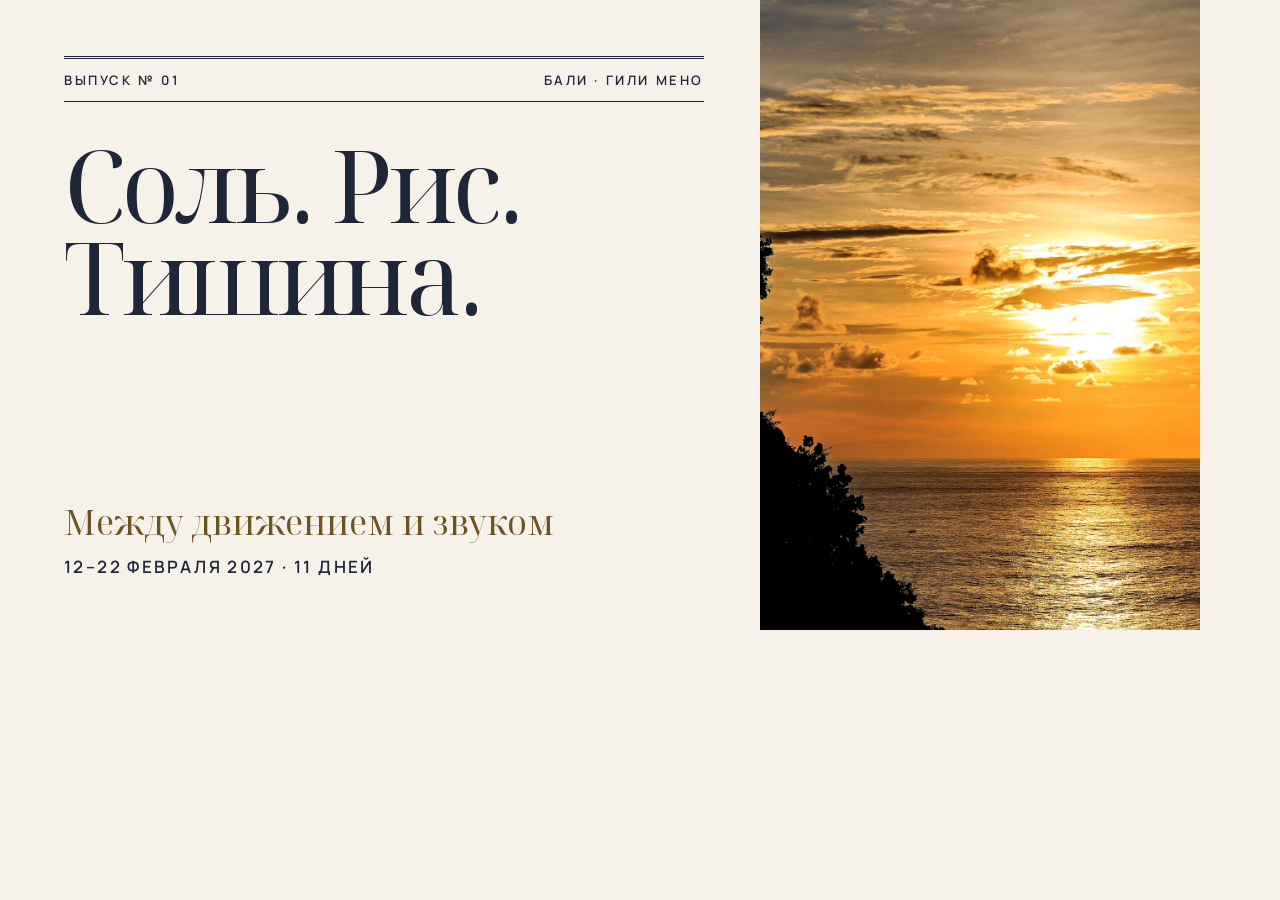
<file: scripts/og/og-template.html>
<!DOCTYPE html>
<html lang="ru">
<head>
<meta charset="UTF-8">
<link href="https://fonts.googleapis.com/css2?family=Noto+Serif+Display:wght@400&family=Manrope:wght@500;600&display=swap" rel="stylesheet">
<style>
  * { box-sizing: border-box; margin: 0; }
  body {
    width: 1200px; height: 630px; position: relative; overflow: hidden;
    font-family: 'Manrope', sans-serif; color: #1f2638; background: #f6f2ea;
    display: grid; grid-template-columns: 1fr 440px;
  }
  .in { padding: 56px 56px 52px 64px; display: flex; flex-direction: column; }
  .strip { display: flex; justify-content: space-between; font-size: 13px; font-weight: 600;
    letter-spacing: .2em; text-transform: uppercase; border-top: 3px double #1f2638;
    border-bottom: 1px solid #1f2638; padding: 12px 0; }
  h1 { font-family: 'Noto Serif Display', serif; font-weight: 400; font-size: 100px;
    line-height: .92; letter-spacing: -.035em; margin-top: 36px; }
  h1 span { display: block; }
  .tag { font-family: 'Noto Serif Display', serif; font-weight: 400;
    font-size: 34px; color: #6c5320; margin-top: auto; }
  .dates { font-size: 17px; font-weight: 600; letter-spacing: .14em; text-transform: uppercase; margin-top: 10px; }
  .photo { position: relative; }
  img { position: absolute; inset: 0; width: 100%; height: 100%; object-fit: cover; object-position: 45% 40%; }
</style>
</head>
<body>
  <div class="in">
    <p class="strip"><span>Выпуск № 01</span><span>Бали · Гили Мено</span></p>
    <h1><span>Соль. Рис.</span><span>Тишина.</span></h1>
    <p class="tag">Между движением и звуком</p>
    <p class="dates">12–22 февраля 2027 · 11 дней</p>
  </div>
  <div class="photo"><img src="../../bali/images/cover.jpg" alt=""></div>
</body>
</html>
</file>
<file: styles.css>
/* =========================================================================
   Пять сокровищ снегов. Трек к Канченджанге — дизайн-система (dark редизайн)
   Графит + пергамент + золотой рассвет + гималайский navy.
   Journal editorial: серриф (Cormorant Garamond) + гротеск (Inter).
   ========================================================================= */

:root {
  --color-paper: #14181f;
  --color-paper-2: #1c212b;
  --color-ink: #d9d5cb;
  --color-heading: #f4f0e6;
  --color-stone: #93a0b0;
  --color-navy: #0f172a;
  --color-gold: #d97706;
  /* Заливка кнопок: с белым текстом контраст 5:1 (у #d97706 было 3,2:1) */
  --color-btn: #b45309;
  --color-btn-hover: #92400e;
  --color-gold-dim: #f0a83c;
  --color-rhodo: #c65a6c;
  --color-line: rgba(255, 255, 255, 0.12);

  --font-display: 'Cormorant Garamond', 'Noto Serif Display', serif;
  --font-text: 'Inter', 'Manrope', sans-serif;

  --max-width: 1120px;
  --radius: 6px;
  --radius-lg: 14px;
  --transition: 0.4s ease;
  --header-h: 68px;
}

* {
  box-sizing: border-box;
}

[hidden] {
  display: none !important;
}

html {
  scroll-behavior: smooth;
  scroll-padding-top: var(--header-h);
}

@media (prefers-reduced-motion: reduce) {
  html {
    scroll-behavior: auto;
  }
  * {
    animation-duration: 0.01ms !important;
    animation-iteration-count: 1 !important;
    transition-duration: 0.01ms !important;
  }
}

body {
  margin: 0;
  background: var(--color-paper);
  color: var(--color-ink);
  font-family: var(--font-text);
  font-size: 17px;
  line-height: 1.65;
  -webkit-font-smoothing: antialiased;
}

img {
  max-width: 100%;
  height: auto;
  display: block;
}

h1, h2, h3 {
  font-family: var(--font-display);
  font-weight: 600;
  line-height: 1.15;
  margin: 0 0 0.5em;
  color: var(--color-heading);
}

p {
  margin: 0 0 1em;
}

a {
  color: inherit;
}

ul, ol {
  padding-left: 1.2em;
}

.skip-link {
  position: absolute;
  left: -9999px;
  top: 0;
  background: var(--color-gold);
  color: var(--color-navy);
  padding: 0.6em 1em;
  z-index: 300;
}
.skip-link:focus {
  left: 1em;
  top: 1em;
}

a:focus-visible,
button:focus-visible {
  outline: 2px solid var(--color-gold);
  outline-offset: 2px;
}

/* -------------------------------------------------------------------------
   Кнопки
   ------------------------------------------------------------------------- */
.btn {
  display: inline-block;
  font-family: var(--font-text);
  font-weight: 600;
  text-decoration: none;
  text-align: center;
  padding: 0.9em 1.8em;
  border-radius: var(--radius);
  transition: transform var(--transition), background var(--transition);
  cursor: pointer;
  border: none;
}
.btn--primary {
  background: var(--color-btn);
  color: #fff;
}
.btn--primary:hover {
  background: var(--color-btn-hover);
  transform: translateY(-1px);
}
.btn--large {
  font-size: 1.15rem;
  padding: 1.1em 2.4em;
}
.btn--ghost {
  background: transparent;
  color: var(--color-heading);
  border: 1px solid var(--color-line);
}
.btn--ghost:hover {
  border-color: var(--color-gold);
  color: var(--color-gold-dim);
}

/* -------------------------------------------------------------------------
   Появление блоков при скролле (fallback, если AOS не загрузился)
   ------------------------------------------------------------------------- */
[data-reveal] {
  opacity: 0;
  transform: translateY(16px);
  transition: opacity 0.7s ease, transform 0.7s ease;
}
[data-reveal].is-visible {
  opacity: 1;
  transform: translateY(0);
}

/* -------------------------------------------------------------------------
   Glass-навбар
   ------------------------------------------------------------------------- */
.site-header {
  position: fixed;
  top: 0;
  left: 0;
  right: 0;
  z-index: 150;
  height: var(--header-h);
  display: flex;
  align-items: center;
  padding: 0 1.25em;
  background: rgba(15, 23, 42, 0.6);
  -webkit-backdrop-filter: blur(12px);
  backdrop-filter: blur(12px);
  transition: background var(--transition);
}
.site-header.is-scrolled {
  background: rgba(15, 23, 42, 0.82);
}
.site-header__inner {
  width: 100%;
  max-width: var(--max-width);
  margin: 0 auto;
  display: flex;
  align-items: center;
  justify-content: space-between;
  gap: 1.5em;
}
.site-header__logo {
  font-family: var(--font-display);
  font-weight: 600;
  font-size: 1.1rem;
  color: #fff;
  text-decoration: none;
  white-space: nowrap;
}
.site-header__nav {
  display: none;
  gap: 1.6em;
  list-style: none;
  margin: 0;
  padding: 0;
}
.site-header__nav a {
  color: rgba(250, 249, 246, 0.85);
  text-decoration: none;
  font-size: 0.92rem;
  transition: color var(--transition);
}
.site-header__nav a:hover {
  color: var(--color-gold);
}
@media (min-width: 900px) {
  .site-header__nav {
    display: flex;
  }
}
/* -------------------------------------------------------------------------
   Мобильная фиксированная панель
   ------------------------------------------------------------------------- */
.mobile-bar {
  position: fixed;
  left: 0;
  right: 0;
  bottom: 0;
  z-index: 100;
  display: flex;
  align-items: center;
  justify-content: space-between;
  gap: 0.75em;
  background: var(--color-navy);
  border-top: 1px solid rgba(217, 119, 6, 0.35);
  padding: 0.7em 1em;
  padding-bottom: calc(0.7em + env(safe-area-inset-bottom));
  font-size: 0.9rem;
  transition: transform var(--transition);
}
.mobile-bar--hidden {
  transform: translateY(110%);
}
.mobile-bar__info {
  color: rgba(250, 249, 246, 0.75);
  white-space: nowrap;
  overflow: hidden;
  text-overflow: ellipsis;
}
.mobile-bar__cta {
  flex-shrink: 0;
  background: var(--color-gold);
  color: #fff;
  font-weight: 700;
  padding: 0.6em 1.1em;
  min-height: 48px;
  display: inline-flex;
  align-items: center;
  border-radius: var(--radius);
  text-decoration: none;
  white-space: nowrap;
}
@media (min-width: 900px) {
  .mobile-bar {
    display: none;
  }
}

/* -------------------------------------------------------------------------
   Хиро
   ------------------------------------------------------------------------- */
.hero {
  position: relative;
  min-height: 100svh;
  display: flex;
  flex-direction: column;
  justify-content: flex-end;
  overflow: hidden;
  padding-top: var(--header-h);
}
.hero__bg {
  position: absolute;
  inset: 0;
  width: 100%;
  height: 100%;
  overflow: hidden;
}
.hero__bg img {
  width: 100%;
  height: 116%;
  object-fit: cover;
  will-change: transform;
}
.hero__scrim {
  position: absolute;
  inset: 0;
  background: linear-gradient(180deg, rgba(15, 23, 42, 0.2) 0%, rgba(15, 23, 42, 0.55) 55%, rgba(15, 23, 42, 0.92) 100%);
}
.hero__content {
  position: relative;
  z-index: 2;
  max-width: var(--max-width);
  margin: 0 auto;
  padding: 2.5em 1.25em 6em;
  width: 100%;
}
.hero__kicker {
  font-family: var(--font-text);
  font-weight: 700;
  letter-spacing: 0.14em;
  text-transform: uppercase;
  color: var(--color-gold);
  font-size: 0.85rem;
  margin-bottom: 0.6em;
}
.hero__title {
  font-size: clamp(2rem, 6vw, 3.4rem);
  color: #fff;
  max-width: 14ch;
}
.hero__subtitle {
  max-width: 46ch;
  font-size: 1.05rem;
  color: rgba(250, 249, 246, 0.85);
}
.hero__line {
  font-weight: 600;
  margin-bottom: 1.2em;
  color: #fff;
}
@media (min-width: 900px) {
  .hero__content {
    padding-bottom: 4em;
  }
}

/* Карточка предложения: даты / цена / места — отдельным блоком под хиро */
.offer-band {
  position: relative;
  z-index: 5;
  padding: 0 1.25em;
  margin-top: -3.2em;
}
.offer-band__card {
  max-width: 52em;
  margin: 0 auto;
  background: var(--color-paper-2);
  border: 1px solid rgba(217, 119, 6, 0.45);
  border-top: 3px solid var(--color-gold);
  border-radius: var(--radius-lg);
  padding: 1.5em 1.8em;
  display: grid;
  gap: 1.2em;
  text-align: center;
}
@media (min-width: 700px) {
  .offer-band__card {
    grid-template-columns: repeat(3, 1fr);
    align-items: center;
  }
}
.offer-band__item {
  display: flex;
  flex-direction: column;
  gap: 0.25em;
}
.offer-band__label {
  font-size: 0.78rem;
  color: var(--color-stone);
  text-transform: uppercase;
  letter-spacing: 0.08em;
}
.offer-band__value {
  color: var(--color-heading);
  font-weight: 600;
  font-size: 1.05rem;
}
.offer-band__price {
  font-family: var(--font-display);
  font-size: 1.9rem;
  line-height: 1.1;
  color: var(--color-gold-dim);
}

/* -------------------------------------------------------------------------
   Секции — общий каркас
   ------------------------------------------------------------------------- */
.section {
  padding: 4.5em 1.25em;
  max-width: var(--max-width);
  margin: 0 auto;
}
@media (min-width: 900px) {
  .section {
    padding: 7.5em 1.25em;
  }
}
.section__title {
  font-size: clamp(1.6rem, 3.4vw, 2.3rem);
  margin-bottom: 0.7em;
}
.section__lead {
  max-width: 62ch;
  color: var(--color-stone);
  font-size: 1.05rem;
}
.prose {
  max-width: 68ch;
}
.prose p {
  color: var(--color-stone);
  font-size: 1.05rem;
}
.prose--note {
  border-left: 2px solid var(--color-gold);
  padding-left: 1.2em;
  font-style: italic;
}
.prose--spirit {
  border-left: 2px solid var(--color-gold);
  padding-left: 1.2em;
}
.prose--spirit h3 {
  color: var(--color-gold-dim);
  font-size: 1.15rem;
}
.prose--spirit-divider {
  margin-top: 1.6em;
  padding-top: 1.4em;
  border-top: 1px solid var(--color-line);
  color: var(--color-stone);
}
.prose--spirit-anecdote {
  font-style: italic;
  color: var(--color-stone);
}
.spirit-block {
  display: grid;
  gap: 1.5em;
  margin-top: 2.5em;
  align-items: start;
}
@media (min-width: 800px) {
  .spirit-block {
    grid-template-columns: 280px 1fr;
  }
}
.spirit-block picture,
.spirit-block img {
  border-radius: var(--radius);
  overflow: hidden;
  width: 100%;
}

/* -------------------------------------------------------------------------
   Священные места пути
   ------------------------------------------------------------------------- */
.sacred-grid {
  display: grid;
  gap: 1.4em;
  margin-top: 2em;
}
@media (min-width: 640px) {
  .sacred-grid {
    grid-template-columns: repeat(2, 1fr);
  }
}
@media (min-width: 980px) {
  .sacred-grid {
    grid-template-columns: repeat(3, 1fr);
  }
}
.sacred-card {
  background: var(--color-paper-2);
  border: 1px solid var(--color-line);
  border-radius: var(--radius-lg);
  overflow: hidden;
  display: flex;
  flex-direction: column;
}
.sacred-card picture,
.sacred-card img {
  width: 100%;
  height: 13em;
  object-fit: cover;
}
.sacred-card__body {
  padding: 1.4em 1.5em 1.6em;
  border-top: 3px solid var(--color-rhodo);
}
.sacred-card--text .sacred-card__body {
  border-top: 3px solid var(--color-gold-dim);
  padding-top: 1.8em;
}
.sacred-card__meta {
  font-size: 0.78rem;
  text-transform: uppercase;
  letter-spacing: 0.06em;
  color: var(--color-gold-dim);
  margin-bottom: 0.5em;
}
.sacred-card__body h3 {
  font-size: 1.3rem;
  margin-bottom: 0.5em;
}
.sacred-card__body p {
  color: var(--color-stone);
}
.sacred-card__note {
  margin: 1em 0 0;
  padding-top: 0.9em;
  border-top: 1px solid var(--color-line);
  font-size: 0.85rem;
  font-style: italic;
  color: var(--color-stone);
}
.sacred-disclaimer {
  margin-top: 2em;
  color: var(--color-stone);
  font-size: 0.9rem;
  max-width: 70ch;
}

/* -------------------------------------------------------------------------
   Маршрут за 30 секунд — сетка метрик с иконками
   ------------------------------------------------------------------------- */
.facts-grid {
  display: grid;
  grid-template-columns: repeat(2, 1fr);
  gap: 1em;
  margin-bottom: 3em;
}
@media (min-width: 700px) {
  .facts-grid {
    grid-template-columns: repeat(3, 1fr);
  }
}
.fact {
  background: var(--color-paper-2);
  border: 1px solid var(--color-line);
  border-radius: var(--radius-lg);
  padding: 1.2em 1.1em;
}
.fact__icon {
  width: 28px;
  height: 28px;
  color: var(--color-gold);
  margin-bottom: 0.6em;
}
.fact strong {
  display: block;
  font-family: var(--font-display);
  font-size: 1.4rem;
  color: var(--color-heading);
}
.fact span {
  color: var(--color-stone);
  font-size: 0.88rem;
}

.profile-block__title {
  font-size: 1.2rem;
  margin-bottom: 0.8em;
}
.altitude-profile {
  background: var(--color-paper-2);
  border: 1px solid var(--color-line);
  border-radius: var(--radius-lg);
  padding: 1.2em 0.6em 0.8em;
}
.altitude-profile canvas {
  max-width: 100%;
}
.profile-legend {
  display: flex;
  flex-wrap: wrap;
  gap: 0.8em 1.4em;
  margin-top: 0.8em;
  padding: 0 0.6em;
}
.profile-legend__item {
  display: inline-flex;
  align-items: center;
  gap: 0.4em;
  font-size: 0.8rem;
  color: var(--color-stone);
}
.profile-legend__item i {
  width: 10px;
  height: 10px;
  border-radius: 2px;
  display: inline-block;
}
.profile-chain {
  padding: 0 0.6em;
  margin-top: 0.6em;
  font-size: 0.85rem;
  color: var(--color-stone);
}

/* -------------------------------------------------------------------------
   Пять сокровищ — Swiper-слайдер
   ------------------------------------------------------------------------- */
.treasures-swiper {
  margin: 2em -1.25em 0;
  padding: 0 1.25em 3em;
}
.treasures-swiper .swiper-slide {
  height: auto;
}
.treasure-card {
  background: var(--color-paper-2);
  border: 1px solid var(--color-line);
  border-radius: var(--radius-lg);
  overflow: hidden;
  height: 100%;
  display: flex;
  flex-direction: column;
}
.treasure-card picture,
.treasure-card img {
  width: 100%;
  height: 15em;
  object-fit: cover;
}
.treasure-card__body {
  padding: 1.3em 1.4em 1.5em;
}
.treasure-card h3 {
  font-size: 1.25rem;
  color: var(--color-gold-dim);
}
.treasure-card p {
  color: var(--color-stone);
  margin: 0;
}
.swiper-pagination-bullet {
  background: var(--color-stone);
  opacity: 0.5;
}
.swiper-pagination-bullet-active {
  background: var(--color-gold);
  opacity: 1;
}
.swiper-button-next,
.swiper-button-prev {
  color: var(--color-gold);
}

/* -------------------------------------------------------------------------
   Фото-паузы
   ------------------------------------------------------------------------- */
.photo-pause {
  position: relative;
  margin: 0;
  min-height: 60vh;
  overflow: hidden;
}
.photo-pause picture,
.photo-pause img {
  width: 100%;
  height: 60vh;
  object-fit: cover;
}
.photo-pause img[data-parallax] {
  will-change: transform;
}
.photo-pause figcaption {
  position: absolute;
  left: 1.25em;
  bottom: 1.25em;
  right: 1.25em;
  max-width: 50ch;
  font-family: var(--font-display);
  font-style: italic;
  font-size: 1.1rem;
  color: #fff;
  text-shadow: 0 2px 10px rgba(0, 0, 0, 0.6);
}

/* -------------------------------------------------------------------------
   Подойдёт ли вам этот маршрут
   ------------------------------------------------------------------------- */
.fit-grid {
  display: grid;
  gap: 1.5em;
  margin: 1.5em 0 2em;
}
@media (min-width: 760px) {
  .fit-grid {
    grid-template-columns: repeat(2, 1fr);
  }
}
.fit-card {
  padding: 1.6em;
  border-radius: var(--radius-lg);
  background: var(--color-paper-2);
  border: 1px solid var(--color-line);
}
.fit-card--yes {
  border-left: 3px solid var(--color-gold);
}
.fit-card--no {
  border-left: 3px solid var(--color-rhodo);
}
.fit-card h3 {
  font-size: 1.1rem;
}
.fit-card li {
  color: var(--color-stone);
  margin-bottom: 0.4em;
}
.fit-cta {
  display: flex;
  flex-direction: column;
  align-items: flex-start;
  gap: 0.7em;
}
.fit-cta p {
  color: var(--color-stone);
  font-size: 0.9rem;
  margin: 0;
}

/* -------------------------------------------------------------------------
   Безопасность
   ------------------------------------------------------------------------- */
.safety-list {
  list-style: none;
  padding: 0;
  margin: 1.5em 0 0;
  display: grid;
  gap: 0.9em;
}
.safety-list li {
  padding-left: 1.6em;
  position: relative;
  color: var(--color-stone);
}
.safety-list li::before {
  content: '';
  position: absolute;
  left: 0;
  top: 0.5em;
  width: 8px;
  height: 8px;
  background: var(--color-gold);
  border-radius: 50%;
}

/* -------------------------------------------------------------------------
   Путь в пяти главах
   ------------------------------------------------------------------------- */
.chapter {
  display: grid;
  gap: 1.5em;
  margin-bottom: 3em;
  align-items: center;
}
@media (min-width: 800px) {
  .chapter {
    grid-template-columns: 1.1fr 1fr;
  }
  .chapter--reverse {
    direction: rtl;
  }
  .chapter--reverse > * {
    direction: ltr;
  }
}
.chapter picture,
.chapter img {
  border-radius: var(--radius-lg);
  overflow: hidden;
  width: 100%;
}
.chapter__num {
  color: var(--color-gold-dim);
  font-weight: 700;
  letter-spacing: 0.08em;
  text-transform: uppercase;
  font-size: 0.8rem;
  margin-bottom: 0.3em;
}
.chapter__text h3 {
  font-size: 1.5rem;
}
.chapter__badges {
  display: flex;
  flex-wrap: wrap;
  gap: 0.5em;
  margin-bottom: 0.8em;
}
.chapter__badges span {
  font-size: 0.78rem;
  background: rgba(217, 119, 6, 0.1);
  color: var(--color-gold-dim);
  padding: 0.25em 0.7em;
  border-radius: 100px;
}
.chapter__text p:not(.chapter__badges) {
  color: var(--color-stone);
}

.chapter-photo-pause {
  margin: 0 0 3em;
}
.chapter-photo-pause picture,
.chapter-photo-pause img {
  display: block;
  width: 100%;
  max-height: 32em;
  object-fit: cover;
  border-radius: var(--radius-lg);
  overflow: hidden;
}
.chapter-photo-pause figcaption {
  margin-top: 0.8em;
  font-family: var(--font-display);
  font-style: italic;
  color: var(--color-stone);
  font-size: 0.95rem;
  max-width: 60ch;
}

.accordion-trigger {
  display: block;
  width: 100%;
  text-align: left;
  background: transparent;
  border: none;
  color: inherit;
  font-family: var(--font-text);
  cursor: pointer;
}
.accordion-trigger--full {
  margin: 1em 0 0;
  padding: 0.9em 1.2em;
  border: 1px solid var(--color-line);
  border-radius: var(--radius);
  font-weight: 600;
  color: var(--color-gold-dim);
  text-align: center;
}
.accordion-trigger--full:hover {
  background: rgba(217, 119, 6, 0.06);
}
.full-program {
  margin-top: 1.5em;
  display: grid;
  gap: 0.8em;
}

/* Аккордеон по дням: каждая карточка сама раскрывается */
.day-card {
  border: 1px solid var(--color-line);
  border-radius: var(--radius-lg);
  background: var(--color-paper-2);
  overflow: hidden;
}
.day-card__trigger {
  width: 100%;
  display: flex;
  align-items: center;
  justify-content: space-between;
  gap: 1em;
  padding: 1em 1.2em;
  background: transparent;
  border: none;
  text-align: left;
  cursor: pointer;
  font-family: var(--font-text);
  color: inherit;
  min-height: 48px;
}
.day-card__head {
  display: flex;
  flex-direction: column;
  gap: 0.35em;
}
.day-card__head strong {
  font-family: var(--font-display);
  font-size: 1.05rem;
  color: var(--color-heading);
}
.day-card__head span {
  color: var(--color-stone);
  font-size: 0.85rem;
}
.day-card__badges {
  display: flex;
  gap: 0.4em;
  flex-shrink: 0;
}
.day-card__badges span {
  font-size: 0.72rem;
  background: rgba(217, 119, 6, 0.1);
  color: var(--color-gold-dim);
  padding: 0.2em 0.6em;
  border-radius: 100px;
  white-space: nowrap;
}
.day-card__icon {
  flex-shrink: 0;
  width: 20px;
  height: 20px;
  color: var(--color-gold);
  transition: transform var(--transition);
}
.day-card__trigger[aria-expanded="true"] .day-card__icon {
  transform: rotate(180deg);
}
.day-card__panel {
  max-height: 0;
  overflow: hidden;
  transition: max-height 0.4s ease-in-out;
}
.day-card__panel-inner {
  padding: 0 1.2em 1.2em;
  color: var(--color-stone);
}
.day-card__panel-inner p {
  margin: 0;
}

/* -------------------------------------------------------------------------
   Соцдоказательство
   ------------------------------------------------------------------------- */
.proof-strip {
  display: grid;
  grid-template-columns: repeat(2, 1fr);
  gap: 0.8em;
  margin: 1.5em 0 2em;
}
@media (min-width: 700px) {
  .proof-strip {
    grid-template-columns: repeat(4, 1fr);
  }
}
.proof-photo,
.proof-photo img {
  display: block;
  width: 100%;
  aspect-ratio: 4 / 5;
  object-fit: cover;
  border-radius: var(--radius);
  overflow: hidden;
}

/* -------------------------------------------------------------------------
   Команда
   ------------------------------------------------------------------------- */
.team-card {
  display: grid;
  gap: 1.5em;
  margin-bottom: 2.5em;
  align-items: center;
}
@media (min-width: 700px) {
  .team-card {
    grid-template-columns: 220px 1fr;
  }
  .team-card--reverse {
    direction: rtl;
  }
  .team-card--reverse > * {
    direction: ltr;
  }
}
.team-card picture,
.team-card img {
  border-radius: var(--radius-lg);
  overflow: hidden;
  width: 100%;
  max-width: 220px;
  aspect-ratio: 4 / 5;
  object-fit: cover;
}
.team-card__text h3 {
  font-size: 1.3rem;
  color: var(--color-gold-dim);
}
.team-card__text p {
  color: var(--color-stone);
}
.team-card__quote {
  margin-top: 0.6em;
  font-style: italic;
  color: var(--color-heading);
  border-left: 2px solid var(--color-gold);
  padding-left: 0.9em;
}

/* -------------------------------------------------------------------------
   Быт на маршруте
   ------------------------------------------------------------------------- */
.life-block {
  display: grid;
  gap: 1.5em;
  align-items: center;
}
@media (min-width: 800px) {
  .life-block {
    grid-template-columns: 1.1fr 1fr;
  }
}
.life-block picture,
.life-block img {
  border-radius: var(--radius);
  overflow: hidden;
  width: 100%;
}

/* -------------------------------------------------------------------------
   Практики на маршруте
   ------------------------------------------------------------------------- */
.practices-intro {
  display: grid;
  gap: 1.5em;
  align-items: start;
}
@media (min-width: 800px) {
  .practices-intro {
    grid-template-columns: 1.3fr 1fr;
    align-items: center;
  }
}
.practices-intro picture,
.practices-intro img {
  border-radius: var(--radius);
  overflow: hidden;
  width: 100%;
}
.practices-intro .section__lead {
  margin-bottom: 0;
}
.practices-list {
  list-style: none;
  padding: 0;
  margin: 1.8em 0 0;
  display: grid;
  gap: 0.8em;
}
@media (min-width: 700px) {
  .practices-list {
    grid-template-columns: repeat(2, 1fr);
    column-gap: 2em;
  }
}
.practices-list li {
  padding-left: 1.6em;
  position: relative;
  color: var(--color-stone);
}
.practices-list li::before {
  content: '';
  position: absolute;
  left: 0;
  top: 0.5em;
  width: 8px;
  height: 8px;
  border-radius: 50%;
  background: var(--color-gold);
}
.practices-note {
  margin-top: 2.6em;
  color: var(--color-stone);
}

/* -------------------------------------------------------------------------
   Стоимость
   ------------------------------------------------------------------------- */
.price-card {
  background: var(--color-paper-2);
  padding: 2em;
  border-radius: var(--radius-lg);
  border: 1px solid var(--color-line);
  border-top: 3px solid var(--color-gold);
  max-width: 30em;
}
.price-card__early {
  font-family: var(--font-display);
  font-size: 2.2rem;
  color: var(--color-gold-dim);
  margin-bottom: 0.2em;
}
.price-card__early-label {
  font-family: var(--font-text);
  font-size: 0.95rem;
  color: var(--color-stone);
  display: block;
  font-weight: 400;
}
.price-card__regular,
.price-card__deposit,
.price-card__rest {
  color: var(--color-stone);
  font-size: 0.95rem;
}
.price-card .btn {
  margin-top: 0.8em;
}
.price-note {
  color: var(--color-stone);
  font-size: 0.9rem;
  margin: 0.6em 0 0;
}
.price-terms__title {
  margin-top: 2em;
  font-size: 1.1rem;
}
.price-terms {
  list-style: none;
  padding: 0;
  display: grid;
  gap: 0.7em;
}
.price-terms li {
  color: var(--color-stone);
  font-size: 0.9rem;
  padding-left: 1.2em;
  position: relative;
}
.price-terms li::before {
  content: '—';
  position: absolute;
  left: 0;
  color: var(--color-gold);
}

/* -------------------------------------------------------------------------
   Входит / не входит
   ------------------------------------------------------------------------- */
.includes-grid {
  display: grid;
  gap: 1.5em;
}
@media (min-width: 760px) {
  .includes-grid {
    grid-template-columns: repeat(2, 1fr);
  }
}
.includes-card {
  padding: 1.6em;
  border-radius: var(--radius-lg);
  background: var(--color-paper-2);
  border: 1px solid var(--color-line);
}
.includes-card--yes {
  border-left: 3px solid var(--color-gold);
}
.includes-card--no {
  border-left: 3px solid var(--color-rhodo);
}
.includes-card li {
  color: var(--color-stone);
  margin-bottom: 0.5em;
}

/* -------------------------------------------------------------------------
   Даты
   ------------------------------------------------------------------------- */

/* -------------------------------------------------------------------------
   FAQ
   ------------------------------------------------------------------------- */
.faq-list {
  display: grid;
  gap: 0.3em;
}
.faq-item {
  border-top: 1px solid var(--color-line);
}
.faq-item h3 {
  margin: 0;
  font-size: 1rem;
  font-family: var(--font-text);
  color: var(--color-ink);
}
.faq-item .accordion-trigger {
  padding: 1em 0;
  font-weight: 600;
  position: relative;
  padding-right: 1.6em;
  min-height: 48px;
  display: flex;
  align-items: center;
}
.faq-item .accordion-trigger::after {
  content: '+';
  position: absolute;
  right: 0;
  top: 1em;
  color: var(--color-gold);
  font-size: 1.2rem;
}
.faq-item .accordion-trigger[aria-expanded="true"]::after {
  content: '\2212';
}
.faq-panel {
  padding: 0 0 1.2em;
  color: var(--color-stone);
  max-width: 68ch;
}

/* -------------------------------------------------------------------------
   Финальный CTA
   ------------------------------------------------------------------------- */
.section--final-cta {
  position: relative;
  text-align: center;
  padding: 6em 1.25em 7em;
  overflow: hidden;
  isolation: isolate;
}
.final-cta__bg,
.final-cta__bg img {
  position: absolute;
  inset: 0;
  width: 100%;
  height: 100%;
  object-fit: cover;
  z-index: -2;
}
.final-cta__scrim {
  position: absolute;
  inset: 0;
  z-index: -1;
  background: linear-gradient(180deg, rgba(15, 23, 42, 0.88) 0%, rgba(15, 23, 42, 0.65) 40%, rgba(15, 23, 42, 0.92) 100%);
}
.final-cta__content {
  max-width: var(--max-width);
  margin: 0 auto;
}
.final-cta__title {
  font-size: clamp(1.7rem, 4vw, 2.6rem);
  max-width: 16ch;
  margin: 0 auto 0.9em;
  color: #fff;
}
.final-cta__contacts {
  margin-top: 1.4em;
  color: rgba(250, 249, 246, 0.75);
  font-size: 0.95rem;
}
.final-cta__contacts a {
  color: var(--color-gold);
  text-decoration: underline;
}

/* -------------------------------------------------------------------------
   Утилиты
   ------------------------------------------------------------------------- */
.sr-friendly {
  font-size: 0.8rem;
  opacity: 0.5;
}

/* -------------------------------------------------------------------------
   Светлая полоса: «Что входит», даты и вопросы — передышка после длинной
   тёмной страницы. Фон тянется на всю ширину экрана, контент остаётся в колонке.
   ------------------------------------------------------------------------- */
.section--light {
  --color-paper-2: #fffdf8;
  --color-ink: #2f343d;
  --color-heading: #14181f;
  --color-stone: #59606b;
  --color-line: rgba(20, 24, 31, 0.14);
  --color-gold: #b45309;
  --color-gold-dim: #92400e;
  background: #f3eee4;
  box-shadow: 0 0 0 100vmax #f3eee4;
  clip-path: inset(0 -100vmax);
  color: var(--color-ink);
}
.section--light + .section--light {
  padding-top: 0;
}
.section--light h2,
.section--light h3 {
  color: var(--color-heading);
}
</file>
<file: bali/styles.css>
/* =========================================================================
   Соль. Рис. Тишина. — выпуск глянцевого журнала о путешествии.
   Светлая бумага, один шрифт Manrope для всего текста,
   чистый гротеск (Manrope), золото Arrowwood как солнце на странице.
   Палитра — Pantone весна 2027: Antique White, Blue Indigo, Arrowwood,
   Tarragon, Dolphin.
   ========================================================================= */

:root {
  --paper: #fbf8f2;        /* светлая глянцевая бумага */
  --cream: #f1ebdf;        /* Antique White 11-0102 */
  --ink: #151b2a;          /* Blue Indigo 19-4029, доведён до чернил */
  --muted: #43464f;        /* Dolphin 17-4101, затемнён для текста */
  --night: #1b2233;
  --night-2: #121826;
  --on-night: #fbf8f2;
  --on-night-muted: rgba(251, 248, 242, 0.76);
  --gold: #cba24c;         /* Arrowwood 14-0952, чуть насыщеннее */
  --gold-hover: #d9b25e;
  --gold-ink: #6c5320;     /* золото для текста на светлом */
  --reed: #575a3e;         /* Tarragon 16-0430 */
  --line: rgba(21, 27, 42, 0.14);
  --line-strong: rgba(21, 27, 42, 0.9);
  --line-night: rgba(246, 242, 234, 0.18);

  --display: 'Manrope', -apple-system, BlinkMacSystemFont, 'Segoe UI', Roboto, sans-serif;
  --sans: 'Manrope', -apple-system, BlinkMacSystemFont, 'Segoe UI', Roboto, sans-serif;

  --wrap: 1280px;
  --gutter: clamp(20px, 4.5vw, 64px);
  --section: clamp(84px, 11vw, 160px);
  --header-h: 68px;
}

*, *::before, *::after { box-sizing: border-box; }

html {
  color-scheme: light;
  scroll-behavior: smooth;
  scroll-padding-top: var(--header-h);
  -webkit-text-size-adjust: 100%;
}

body {
  margin: 0;
  background: var(--paper);
  color: var(--ink);
  font: 400 clamp(16px, 1.1vw, 18px) / 1.7 var(--sans);
  -webkit-font-smoothing: antialiased;
  overflow-x: clip;
}

[hidden] { display: none !important; }
img, picture { display: block; max-width: 100%; }
img { width: 100%; height: auto; }
p { margin: 0 0 1em; }
p:last-child { margin-bottom: 0; }
ul { margin: 0; padding: 0; list-style: none; }
figure { margin: 0; }
a { color: inherit; }
:focus-visible { outline: 2px solid var(--gold); outline-offset: 3px; }

.skip { position: absolute; left: -9999px; top: 12px; z-index: 100; background: var(--ink); color: var(--paper); padding: 10px 16px; }
.skip:focus { left: 12px; }

.wrap { width: 100%; max-width: var(--wrap); margin: 0 auto; padding-inline: var(--gutter); }

/* ---------- Типографика ---------- */

.label {
  font-size: 11px; font-weight: 600; letter-spacing: 0.22em; text-transform: uppercase;
  color: var(--muted); margin: 0 0 20px;
}
.label--accent { color: var(--gold-ink); }

.h2 {
  font-family: var(--display); font-weight: 400;
  font-size: clamp(42px, 5.8vw, 92px); line-height: 0.98; letter-spacing: -0.02em;
  margin: 0 0 clamp(28px, 4vw, 60px); max-width: 15ch; text-wrap: balance;
}
.h3 {
  font-family: var(--display); font-weight: 400;
  font-size: clamp(28px, 2.5vw, 38px); line-height: 1.08; letter-spacing: -0.01em; margin: 0 0 14px;
}
.h4 { font-size: 17px; font-weight: 600; margin: 0 0 10px; }

.lead { font-size: clamp(18px, 1.5vw, 22px); line-height: 1.6; color: var(--muted); max-width: 56ch; margin-bottom: clamp(36px, 5vw, 64px); }
.muted { color: var(--muted); }
.note { font-size: 14px; color: var(--muted); margin-top: 24px; }

/* ---------- Разделы ---------- */

.section { padding-block: var(--section); }
.section--tight { padding-block: clamp(48px, 6vw, 88px); }
.section--cream { background: var(--cream); }
.section--sand { background: var(--cream); }
.section--night { background: var(--night); color: var(--on-night); }
.section--night .label { color: var(--on-night-muted); }
.section--night .label--accent { color: var(--gold); }
.section--night .muted, .section--night .lead--night { color: var(--on-night-muted); }

/* ---------- Кнопки ---------- */

.btn {
  display: inline-flex; align-items: center; justify-content: center;
  min-height: 54px; padding: 15px 34px;
  font: 600 13px/1 var(--sans); letter-spacing: 0.14em; text-transform: uppercase;
  text-decoration: none; border: 1px solid transparent; border-radius: 999px; cursor: pointer;
  transition: background-color 0.25s ease, color 0.25s ease, border-color 0.25s ease, transform 0.25s ease;
}
.btn--primary { background: var(--gold); color: var(--ink); }
.btn--primary:hover { background: var(--gold-hover); transform: translateY(-1px); }
.btn--line { border-color: var(--line-strong); color: var(--ink); background: transparent; }
.btn--line:hover { background: var(--ink); color: var(--paper); }
.section--night .btn--line { border-color: var(--on-night-muted); color: var(--on-night); }
.section--night .btn--line:hover { background: var(--paper); color: var(--ink); }
.btn--sm { min-height: 44px; padding: 10px 22px; font-size: 12px; }
.btn--wide { width: 100%; }

/* ---------- Шапка ---------- */

.header {
  position: fixed; inset: 0 0 auto 0; z-index: 50;
  padding-top: env(safe-area-inset-top, 0px);
  background: var(--paper);
  transition: box-shadow 0.3s ease;
}
.header.is-scrolled { box-shadow: 0 1px 0 var(--line); }
.header__in {
  max-width: var(--wrap); margin: 0 auto; padding-inline: var(--gutter);
  min-height: var(--header-h); display: flex; align-items: center; gap: clamp(16px, 3vw, 40px);
}
.header__brand { font-family: var(--display); font-size: 22px; text-decoration: none; margin-right: auto; white-space: nowrap; }
.nav__list { display: flex; gap: clamp(16px, 2.2vw, 32px); }
.nav__list a { font-size: 12px; font-weight: 600; letter-spacing: 0.14em; text-transform: uppercase; text-decoration: none; color: var(--muted); padding-block: 8px; }
.nav__list a:hover { color: var(--ink); }

.burger {
  display: none; width: 44px; height: 44px; padding: 0; background: none; border: 0; color: inherit; cursor: pointer;
  flex-direction: column; justify-content: center; align-items: center; gap: 7px; position: relative; z-index: 2;
}
.burger span { display: block; width: 24px; height: 1.5px; background: currentColor; transition: transform 0.25s ease; }
.burger[aria-expanded='true'] span:first-child { transform: translateY(4.25px) rotate(45deg); }
.burger[aria-expanded='true'] span:last-child { transform: translateY(-4.25px) rotate(-45deg); }

@media (max-width: 1040px) {
  .burger { display: flex; }
  .header__cta { display: none; }
  .nav {
    position: fixed; inset: 0; z-index: 1; background: var(--night); color: var(--on-night);
    padding: calc(var(--header-h) + env(safe-area-inset-top, 0px) + 24px) var(--gutter) 40px;
    transform: translateY(-100%); transition: transform 0.35s ease;
  }
  .nav.is-open { transform: none; }
  .nav__list { flex-direction: column; gap: 0; }
  .nav__list a {
    display: block; font-family: var(--display); font-size: 34px; font-weight: 400;
    letter-spacing: 0; text-transform: none; color: var(--on-night);
    padding-block: 12px; border-bottom: 1px solid var(--line-night);
  }
  .header:has(.nav.is-open) { background: transparent; color: var(--on-night); box-shadow: none; }
}

/* ---------- Обложка ---------- */

.cover { padding-top: calc(var(--header-h) + env(safe-area-inset-top, 0px) + clamp(16px, 2.4vw, 32px)); padding-bottom: clamp(48px, 6vw, 96px); }
.cover__strip {
  display: flex; justify-content: space-between; gap: 16px; flex-wrap: wrap;
  font-size: 11px; font-weight: 600; letter-spacing: 0.22em; text-transform: uppercase;
  border-top: 2px solid var(--ink); border-bottom: 1px solid var(--ink);
  padding-block: 10px;
}
.cover__title {
  font-family: var(--display); font-weight: 400;
  font-size: clamp(58px, 8.3vw, 132px); line-height: 0.95; letter-spacing: -0.035em;
  margin: clamp(18px, 2.4vw, 32px) 0 clamp(28px, 3.6vw, 52px);
  /* Как название журнала: одна строка во всю ширину полосы */
  display: flex; justify-content: space-between; white-space: nowrap;
}
.cover__grid { display: grid; grid-template-columns: minmax(0, 5fr) minmax(0, 6fr); gap: clamp(32px, 5vw, 80px); align-items: start; }
.cover__tagline { font-family: var(--display); font-weight: 400; font-size: clamp(28px, 2.8vw, 44px); line-height: 1.1; color: var(--gold-ink); margin-bottom: 18px; }
.cover__sub { font-size: clamp(17px, 1.3vw, 19px); color: var(--muted); max-width: 36ch; margin-bottom: 28px; }
.cover__facts { margin: 0 0 32px; display: grid; gap: 0; border-top: 1px solid var(--line); }
.cover__fact { display: grid; grid-template-columns: 130px 1fr; gap: 12px; padding-block: 12px; border-bottom: 1px solid var(--line); }
.cover__fact dt { font-size: 11px; font-weight: 600; letter-spacing: 0.2em; text-transform: uppercase; color: var(--muted); padding-top: 4px; }
.cover__fact dd { margin: 0; font-weight: 500; }
.cover__actions { display: flex; flex-wrap: wrap; gap: 12px; margin-bottom: clamp(36px, 4.5vw, 56px); }
.cover__lines li + li { margin-top: 18px; }
.cover__lines a { display: block; text-decoration: none; }
.cover__kicker { display: block; font-size: 11px; font-weight: 600; letter-spacing: 0.22em; text-transform: uppercase; color: var(--gold-ink); margin-bottom: 4px; }
.cover__line { font-family: var(--sans); font-weight: 600; font-size: clamp(17px, 1.3vw, 19px); line-height: 1.4; }
.cover__lines a:hover .cover__line { text-decoration: underline; text-decoration-thickness: 1px; text-underline-offset: 5px; }
.cover__photo { position: relative; }
.cover__photo img { aspect-ratio: 4 / 5; object-fit: cover; }

/* Печать на обложке */
.stamp {
  position: absolute; left: clamp(-64px, -4.4vw, -28px); bottom: clamp(28px, 4vw, 64px);
  width: clamp(124px, 11vw, 168px); aspect-ratio: 1; border-radius: 50%;
  background: var(--gold); color: var(--ink); display: grid; place-items: center;
  box-shadow: 0 14px 40px rgba(31, 38, 56, 0.22);
}
.stamp svg { position: absolute; inset: 0; width: 100%; height: 100%; animation: stamp 36s linear infinite; }
.stamp text { font: 600 12.5px var(--sans); letter-spacing: 0.16em; text-transform: uppercase; fill: var(--ink); }
.stamp__c { font-family: var(--display); font-weight: 400; font-size: clamp(38px, 3.4vw, 52px); line-height: 0.85; text-align: center; }
.stamp__c small { display: block; font: 600 9px var(--sans); letter-spacing: 0.22em; text-transform: uppercase; margin-top: 6px; }
@keyframes stamp { to { transform: rotate(360deg); } }

@media (max-width: 860px) {
  .cover__grid { grid-template-columns: 1fr; }
  .cover__photo { order: -1; }
  .stamp { left: auto; right: 14px; bottom: 14px; width: 112px; }
  .cover__title { flex-direction: column; justify-content: flex-start; }
}

/* ---------- Бегущая строка ---------- */

.refrain { background: var(--gold); color: var(--ink); overflow: hidden; padding-block: 16px; }
.refrain__track { display: flex; width: max-content; gap: 72px; animation: refrain 60s linear infinite; }
.refrain__track span { font-family: var(--display); font-weight: 400; font-size: clamp(22px, 2.2vw, 32px); white-space: nowrap; }
@keyframes refrain { to { transform: translateX(-50%); } }

/* ---------- Разворот ---------- */

.spread { position: relative; background: var(--paper); margin: 0; }
.spread picture { position: relative; }
.spread img { aspect-ratio: 2 / 1; object-fit: cover; }
.spread__over {
  position: absolute; left: 0; right: 0; top: 0; aspect-ratio: 2 / 1;
  display: flex; align-items: flex-end;
  background: linear-gradient(180deg, rgba(12, 16, 26, 0) 22%, rgba(12, 16, 26, 0.5) 55%, rgba(12, 16, 26, 0.9) 100%);
  pointer-events: none;
}
.spread__line {
  font-family: var(--display); font-weight: 400; color: #fff;
  font-size: clamp(30px, 4.4vw, 68px); line-height: 1.05; letter-spacing: -0.015em;
  text-shadow: 0 2px 18px rgba(0, 0, 0, 0.55), 0 1px 3px rgba(0, 0, 0, 0.4);
  margin: 0 auto; padding-bottom: clamp(24px, 4vw, 56px); max-width: var(--wrap);
}
@media (max-width: 640px) {
  .spread img, .spread__over { aspect-ratio: 4 / 5; }
  .spread img { object-position: 50% 50%; }
}

/* ---------- Цифры ---------- */

.numbers { padding-block: clamp(44px, 6vw, 88px) 0; }
.numbers__row { display: grid; grid-template-columns: repeat(4, minmax(0, 1fr)); border-block: 1px solid var(--line-strong); }
.num { padding: clamp(20px, 2.6vw, 36px) clamp(14px, 2vw, 32px); border-left: 1px solid var(--line); }
.num:first-child { border-left: 0; padding-left: 0; }
.num__n { font-family: var(--display); font-weight: 400; font-size: clamp(64px, 8.4vw, 136px); line-height: 0.85; letter-spacing: -0.03em; color: var(--gold-ink); margin: 0; }
.num__t { font-size: 11px; font-weight: 600; letter-spacing: 0.2em; text-transform: uppercase; color: var(--ink); margin-top: 14px; max-width: 18ch; }
@media (max-width: 700px) {
  .numbers__row { grid-template-columns: repeat(2, 1fr); }
  .num:nth-child(3) { border-left: 0; padding-left: 0; }
  .num:nth-child(n+3) { border-top: 1px solid var(--line); }
}

/* ---------- Манифест ---------- */

.intro { padding-block: var(--section); }
.intro__grid { display: grid; grid-template-columns: minmax(0, 5fr) minmax(0, 7fr); gap: clamp(32px, 6vw, 100px); align-items: center; }
.intro__media { position: relative; }
.intro__main img { aspect-ratio: 4 / 5; object-fit: cover; }
.intro__small { position: absolute; right: 0; bottom: 0; width: 46%; border: clamp(6px, 0.8vw, 12px) solid var(--paper); }
.intro__small img { aspect-ratio: 4 / 5; object-fit: cover; }
.intro__lead { font-family: var(--sans); font-weight: 500; font-size: clamp(21px, 1.9vw, 29px); line-height: 1.5; letter-spacing: -0.005em; color: var(--ink); max-width: 34ch; }
@media (max-width: 860px) { .intro__grid { grid-template-columns: 1fr; } }

/* ---------- Лента «Бали в кадрах» ---------- */

.strip { padding-block: var(--section); }
.strip__head { margin-bottom: clamp(24px, 3vw, 40px); }
.strip__frame { position: relative; }
.strip__viewport { overflow-x: auto; overscroll-behavior-x: contain; scrollbar-width: none; cursor: grab; }
.strip__viewport::-webkit-scrollbar { display: none; }
.strip__viewport:focus-visible { outline: 2px solid var(--gold); outline-offset: 4px; }
.strip__track { display: flex; width: max-content; }
.strip__btn {
  position: absolute; top: 50%; z-index: 2; width: 56px; height: 56px; margin-top: -28px;
  display: grid; place-items: center; border-radius: 50%; border: 0; cursor: pointer;
  background: var(--paper); color: var(--ink); box-shadow: 0 10px 30px rgba(0, 0, 0, 0.35);
  transition: background 0.2s ease, transform 0.2s ease;
}
.strip__btn:hover { background: var(--gold); transform: scale(1.06); }
.strip__btn:focus-visible { outline: 2px solid var(--gold); outline-offset: 3px; }
.strip__btn svg { width: 24px; height: 24px; fill: none; stroke: currentColor; stroke-width: 2; stroke-linecap: round; stroke-linejoin: round; }
.strip__btn--prev { left: clamp(12px, 3vw, 40px); }
.strip__btn--next { right: clamp(12px, 3vw, 40px); }
html:not(.js) .strip__btn { display: none; }
@media (max-width: 700px) { .strip__btn { width: 46px; height: 46px; margin-top: -23px; } }
.strip__item { flex: none; margin: 0 clamp(10px, 1.2vw, 18px) 0 0; --h: clamp(240px, 25vw, 380px); }
.strip__item img { height: var(--h); width: auto; object-fit: cover; aspect-ratio: 3 / 2; }
.strip__item--tall img { aspect-ratio: 4 / 5; }
.strip__item--sq img { aspect-ratio: 1; }
.strip__item:nth-child(even) { margin-top: clamp(24px, 3vw, 48px); }
.strip__item:nth-child(odd) { margin-bottom: clamp(24px, 3vw, 48px); }

/* ---------- Фото-разрыв ---------- */

.pbreak { position: relative; margin: 0; color: var(--paper); }
.pbreak img { aspect-ratio: 21 / 9; object-fit: cover; min-height: 360px; }
.pbreak__over {
  position: absolute; inset: 0; display: flex; flex-direction: column; justify-content: flex-end;
  padding-bottom: clamp(28px, 5vw, 72px);
  background: linear-gradient(180deg, rgba(20, 24, 34, 0) 25%, rgba(20, 24, 34, 0.68) 100%);
  max-width: none;
}
.pbreak__text { display: block; max-width: 44ch; margin-top: clamp(14px, 1.6vw, 22px); font-size: clamp(16px, 1.3vw, 19px); line-height: 1.55; color: rgba(255, 255, 255, 0.92); text-shadow: 0 1px 10px rgba(0, 0, 0, 0.55); }
.pbreak__line { text-shadow: 0 2px 18px rgba(0, 0, 0, 0.5); font-family: var(--display); font-weight: 400; font-size: clamp(40px, 7vw, 112px); line-height: 0.95; letter-spacing: -0.02em; max-width: 14ch; }
@media (max-width: 700px) { .pbreak img { aspect-ratio: 4 / 5; } }

/* ---------- Карта ---------- */

.map { margin: clamp(8px, 2vw, 24px) 0 clamp(48px, 6vw, 96px); }
.map__svg { display: block; width: 100%; height: auto; overflow: hidden; }
/* Размер подписей в единицах viewBox: на узкой карте города мельче, мелкие точки крупнее */
.map__svg--wide { --fs-stay: 1; --fs-spot: 1; --fs-sea: 1; }
.map__svg--narrow { display: none; --fs-stay: 1; --fs-spot: 1.6; --fs-sea: 1.1; }
@media (max-width: 1000px) { .map__svg--wide { --fs-stay: 1.3; --fs-spot: 1.3; --fs-sea: 1.2; } }
@media (max-width: 700px) {
  .map { margin-inline: calc(var(--gutter) * -1); }
  .map__legend { padding-inline: var(--gutter); }
  .map__svg--wide { display: none; } .map__svg--narrow { display: block; }
}
.map__land { fill: #dcd4bd; stroke: rgba(31, 38, 56, 0.28); stroke-width: 1; }
.map__sea { font-family: var(--sans); font-weight: 500; font-size: calc(17px * var(--fs-sea)); letter-spacing: 0.08em; fill: var(--muted); }
.map__island { font-family: var(--display); font-weight: 400; font-size: calc(46px * var(--fs-sea)); letter-spacing: 0.32em; text-transform: uppercase; fill: rgba(31, 38, 56, 0.28); }
.map__route { fill: none; stroke: #a8823a; stroke-width: 3; stroke-linecap: round; stroke-dasharray: 1 9; }
.map__route--back { stroke-width: 2; opacity: 0.7; }
.map__trip { fill: none; stroke: var(--reed); stroke-width: 1.4; stroke-dasharray: 3 5; opacity: 0.8; }
.map__draw { fill: none; stroke: #fff; stroke-width: 14; stroke-dasharray: 1 1; stroke-dashoffset: 0; }
.js .map .map__draw { stroke-dashoffset: 1; transition: stroke-dashoffset 2.6s cubic-bezier(0.45, 0, 0.2, 1) 0.4s; }
.js .map .map__draw--late { transition-delay: 2.6s; transition-duration: 1.6s; }
.js .map.is-visible .map__draw { stroke-dashoffset: 0; }
.map__stay circle { fill: var(--ink); }
.map__stay .map__halo { fill: none; stroke: var(--gold); stroke-width: 1.5; transform-box: fill-box; transform-origin: center; animation: halo 3.2s ease-out infinite; }
.map__stay text { font-family: var(--display); font-weight: 400; font-size: calc(28px * var(--fs-stay)); fill: var(--ink); }
.map__roman { fill: var(--gold-ink); }
.map__spot circle { fill: var(--paper); stroke: var(--ink); stroke-width: 1.5; }
.map__spot text { font-family: var(--sans); font-weight: 600; font-size: calc(12px * var(--fs-spot)); letter-spacing: 0.16em; text-transform: uppercase; fill: var(--muted); }
@keyframes halo { 0% { transform: scale(0.6); opacity: 1; } 100% { transform: scale(1.6); opacity: 0; } }
.map__legend { display: flex; flex-wrap: wrap; align-items: center; gap: 8px 12px; font-size: 11px; font-weight: 600; letter-spacing: 0.2em; text-transform: uppercase; color: var(--muted); margin-top: 16px; }
.map__key { display: inline-block; width: 36px; height: 0; border-top: 3px dotted #a8823a; }
.map__key--trip { border-top: 1.5px dashed var(--reed); margin-left: 16px; }

/* ---------- Главы маршрута ---------- */

.chapters { display: grid; grid-template-columns: repeat(4, minmax(0, 1fr)); gap: clamp(16px, 2vw, 28px); }
.chapter:nth-child(even) { margin-top: clamp(0px, 5vw, 72px); }
.chapter__media { position: relative; overflow: hidden; margin-bottom: 18px; }
.chapter__media img { aspect-ratio: 3 / 4; object-fit: cover; transition: transform 1.2s ease; }
.chapter__media::after { content: ''; position: absolute; inset: 0; background: linear-gradient(180deg, rgba(20, 24, 34, 0.42) 0%, rgba(20, 24, 34, 0) 38%); pointer-events: none; }
.chapter:hover .chapter__media img { transform: scale(1.04); }
.chapter__roman {
  position: absolute; left: 14px; top: 8px; font-family: var(--display); font-weight: 400;
  z-index: 1; font-size: clamp(56px, 5.4vw, 88px); line-height: 1; color: var(--paper); text-shadow: 0 2px 24px rgba(20, 24, 34, 0.45);
}
.chapter__num { font-size: 11px; font-weight: 600; letter-spacing: 0.2em; text-transform: uppercase; color: var(--gold-ink); margin-bottom: 8px; }
.chapter__name { font-family: var(--display); font-weight: 400; font-size: clamp(30px, 2.6vw, 44px); line-height: 1; letter-spacing: -0.02em; margin: 0 0 10px; }
.chapter__text { color: var(--muted); font-size: 16px; }

@media (max-width: 960px) { .chapters { grid-template-columns: repeat(2, 1fr); row-gap: 40px; } }
@media (max-width: 540px) {
  .chapters { grid-template-columns: none; grid-auto-flow: column; grid-auto-columns: 78%; overflow-x: auto; scroll-snap-type: x mandatory; padding-bottom: 8px; margin-inline: calc(var(--gutter) * -1); padding-inline: var(--gutter); scroll-padding-inline: var(--gutter); }
  .chapter { scroll-snap-align: start; }
  .chapter:nth-child(even) { margin-top: 0; }
}

/* ---------- Практики ---------- */

.practices { display: grid; grid-template-columns: repeat(2, 1fr); gap: clamp(28px, 5vw, 80px); }
.practice:nth-child(2) { margin-top: clamp(0px, 9vw, 140px); }
.practice__media { margin-bottom: 26px; overflow: hidden; }
.practice__media img { aspect-ratio: 4 / 5; object-fit: cover; transition: transform 1.2s ease; }
.practice:hover .practice__media img { transform: scale(1.03); }
.practice__items { font-size: 14px; font-weight: 500; color: var(--reed); margin-top: 16px; }

@media (max-width: 860px) {
  .practices { grid-template-columns: 1fr; }
  .practice:nth-child(2) { margin-top: 0; }
}

/* ---------- Ведущие ---------- */

.leaders { display: grid; grid-template-columns: repeat(2, 1fr); gap: clamp(28px, 5vw, 80px); }
.leader__media { margin-bottom: 26px; overflow: hidden; }
.leader__media img { aspect-ratio: 4 / 5; object-fit: cover; object-position: 50% 30%; transition: transform 1.2s ease; }
.leader:hover .leader__media img { transform: scale(1.03); }
.leader__name { font-family: var(--display); font-weight: 400; font-size: clamp(42px, 4.4vw, 68px); line-height: 1; letter-spacing: -0.02em; margin: 0 0 16px; }

.lab__grid { display: grid; grid-template-columns: minmax(0, 5fr) minmax(0, 7fr); gap: clamp(32px, 6vw, 96px); align-items: center; }
.lab__shots { display: grid; grid-template-columns: repeat(3, 1fr); gap: clamp(8px, 1.2vw, 16px); }
.lab__shot img { aspect-ratio: 3 / 4; object-fit: cover; }
.lab__shot:nth-child(2) { margin-top: clamp(24px, 4vw, 64px); }
.lab__shot:nth-child(3) { margin-top: clamp(12px, 2vw, 32px); }

.org-section { background: var(--cream); }
.org { display: grid; grid-template-columns: minmax(0, 5fr) minmax(0, 7fr); gap: clamp(32px, 6vw, 100px); align-items: center; }
.org__media { position: relative; }
.org__media img { aspect-ratio: 4 / 5; object-fit: cover; object-position: 50% 35%; }
.org__media::after { content: ''; position: absolute; inset: 18px -18px -18px 18px; border: 1px solid var(--gold); z-index: -1; }
.org__media { isolation: isolate; }
.org__name { font-family: var(--display); font-weight: 400; font-size: clamp(48px, 6.4vw, 104px); line-height: 0.95; letter-spacing: -0.03em; margin: 0 0 clamp(20px, 2.6vw, 36px); }
.org__years { display: flex; align-items: flex-end; gap: 16px; font-size: 11px; font-weight: 600; letter-spacing: 0.2em; text-transform: uppercase; margin-bottom: 18px; }
.org__years span { font-family: var(--display); font-weight: 400; font-size: clamp(72px, 7vw, 112px); line-height: 0.8; letter-spacing: -0.03em; text-transform: none; color: var(--gold-ink); }
.org__places { font-family: var(--sans); font-weight: 600; font-size: clamp(16px, 1.3vw, 19px); letter-spacing: 0.02em; line-height: 1.5; padding-block: 16px; border-block: 1px solid var(--line); margin-bottom: 22px; }
.org__lead { font-size: clamp(17px, 1.3vw, 19px); color: var(--muted); max-width: 46ch; margin-bottom: 28px; }
@media (max-width: 860px) { .leaders, .lab__grid { grid-template-columns: 1fr; } }
@media (max-width: 860px) { .org { grid-template-columns: 1fr; } .org__media { max-width: 420px; margin-right: 18px; } }

/* ---------- Где живём ---------- */

.stay { display: flex; flex-direction: column; gap: clamp(64px, 8vw, 128px); }
.stay__place { display: grid; grid-template-columns: minmax(0, 4fr) minmax(0, 8fr); gap: clamp(28px, 5vw, 72px); align-items: center; }
.stay__place--flip { grid-template-columns: minmax(0, 8fr) minmax(0, 4fr); }
.stay__place--flip .stay__text { order: 2; }
.stay__name { font-family: var(--display); font-weight: 400; font-size: clamp(46px, 5vw, 80px); line-height: 1; letter-spacing: -0.02em; margin: 0 0 18px; }
.stay__name--sm { font-size: clamp(36px, 3.2vw, 52px); }
.stay__shots { display: grid; grid-template-columns: repeat(2, 1fr); gap: clamp(10px, 1.2vw, 16px); }
.stay__shot { overflow: hidden; }
.stay__shot img { aspect-ratio: 4 / 3; object-fit: cover; transition: transform 1.2s ease; }
.stay__shot:hover img { transform: scale(1.03); }
.stay__shot--wide { grid-column: span 2; }
.stay__shot--wide img { aspect-ratio: 3 / 2; }
.stay__plainrow { display: grid; grid-template-columns: repeat(2, 1fr); gap: clamp(28px, 5vw, 80px); margin-top: clamp(64px, 8vw, 110px); }
.stay__plain { border-top: 1px solid var(--line-strong); padding-top: 26px; }

@media (max-width: 860px) {
  .stay__place, .stay__place--flip { grid-template-columns: 1fr; }
  .stay__place--flip .stay__text { order: 0; }
  .stay__plainrow { grid-template-columns: 1fr; }
}

/* ---------- Программа ---------- */

.prog__head { display: flex; align-items: flex-end; justify-content: space-between; gap: 24px 48px; flex-wrap: wrap; }
.prog__head .h2 { margin-bottom: 0; }
.prog__toggle {
  display: inline-flex; align-items: center; gap: 18px; min-height: 56px; padding: 0 28px;
  background: var(--ink); color: var(--paper); border: 0; border-radius: 999px; cursor: pointer;
  font: 600 13px/1 var(--sans); letter-spacing: 0.16em; text-transform: uppercase; transition: background 0.2s ease;
}
.prog__toggle:hover { background: var(--night); }
html:not(.js) .prog__toggle { display: none; }
.prog__toggle:focus-visible { outline: 2px solid var(--gold); outline-offset: 3px; }
.prog__toggle .plus { color: var(--gold); }
.prog__days { max-width: 980px; margin-top: clamp(36px, 5vw, 64px); }
.prog__chapter + .prog__chapter { margin-top: clamp(40px, 5vw, 64px); }
.prog__chapter-name { font-family: var(--display); font-weight: 400; font-size: clamp(30px, 2.6vw, 40px); margin: 0 0 8px; }
.prog__chapter-name span { font-family: var(--sans); font-size: 11px; font-weight: 600; letter-spacing: 0.2em; text-transform: uppercase; color: var(--gold-ink); margin-left: 12px; }

.day { border-top: 1px solid var(--line); }
.prog__chapter .day:last-child { border-bottom: 1px solid var(--line); }
.day__h { margin: 0; font: inherit; }
.day__btn { width: 100%; display: grid; grid-template-columns: 112px 1fr auto 20px; gap: 20px; align-items: center; padding: 16px 0; background: none; border: 0; text-align: left; font: inherit; color: inherit; cursor: pointer; }
.day__thumb { position: relative; display: block; overflow: hidden; }
.day__thumb img { aspect-ratio: 4 / 3; object-fit: cover; transition: transform 0.8s ease; }
.day__btn:hover .day__thumb img { transform: scale(1.06); }
.day__n { position: absolute; left: 8px; bottom: 2px; font-family: var(--display); font-size: 34px; line-height: 1; color: var(--paper); text-shadow: 0 1px 12px rgba(20, 24, 34, 0.6); }
.day__title { font-size: clamp(17px, 1.3vw, 20px); font-weight: 600; }
.day__sum { display: block; font-weight: 400; font-size: 15px; color: var(--muted); margin-top: 4px; line-height: 1.45; }
.day__date { font-size: 14px; color: var(--muted); }
.day__panel { padding: 0 0 22px 132px; max-width: 76ch; }
.day__block { display: grid; grid-template-columns: 96px 1fr; gap: 16px; padding-block: 10px; border-top: 1px solid var(--line); font-size: 16px; }
.day__time { font-size: 11px; font-weight: 600; letter-spacing: 0.16em; text-transform: uppercase; color: var(--gold-ink); padding-top: 5px; }

.plus { position: relative; flex: none; width: 16px; height: 16px; align-self: center; }
.plus::before, .plus::after { content: ''; position: absolute; background: currentColor; transition: transform 0.25s ease; }
.plus::before { left: 0; right: 0; top: 7.5px; height: 1px; }
.plus::after { top: 0; bottom: 0; left: 7.5px; width: 1px; }
[aria-expanded='true'] .plus::after { transform: scaleY(0); }

@media (max-width: 560px) {
  .day__btn { grid-template-columns: 84px 1fr 20px; gap: 14px; }
  .day__date { grid-column: 2; grid-row: 2; font-size: 13px; }
  .day__sum { display: none; }
  .day__n { font-size: 26px; }
  .day__panel { padding-left: 0; }
  .day__block { grid-template-columns: 1fr; gap: 2px; }
}

/* ---------- Условия и дорога ---------- */

.road { display: grid; grid-template-columns: repeat(4, minmax(0, 1fr)); gap: clamp(20px, 3vw, 44px); }
.road__row { border-top: 2px solid var(--ink); padding-top: 18px; }
.road__time { font-size: 11px; font-weight: 600; letter-spacing: 0.2em; text-transform: uppercase; color: var(--gold-ink); margin-bottom: 14px; }
.road__title { font-family: var(--display); font-weight: 400; font-size: clamp(26px, 2.2vw, 34px); line-height: 1.1; margin: 0 0 10px; }
@media (max-width: 900px) { .road { grid-template-columns: repeat(2, 1fr); row-gap: 36px; } }
@media (max-width: 520px) { .road { grid-template-columns: 1fr; } }

/* ---------- Что входит ---------- */

.pack { display: grid; grid-template-columns: repeat(2, 1fr); gap: clamp(28px, 5vw, 80px); margin-bottom: clamp(40px, 5vw, 64px); }
.pack__h { font-size: 11px; font-weight: 600; letter-spacing: 0.22em; text-transform: uppercase; color: var(--gold-ink); margin: 0 0 10px; }
.pack__list li { position: relative; padding: 13px 0 13px 30px; border-top: 1px solid var(--line); }
.pack__list--in li::before { content: ''; position: absolute; left: 0; top: 25px; width: 16px; height: 2px; background: var(--gold); }
.pack__list--out li { color: var(--muted); }
.pack__list--out li::before { content: ''; position: absolute; left: 4px; top: 21px; width: 7px; height: 7px; border: 1px solid var(--muted); border-radius: 50%; }
@media (max-width: 700px) { .pack { grid-template-columns: 1fr; } }

/* ---------- Вопросы ---------- */

.faq__list { max-width: 920px; }
.faq__side { margin-bottom: clamp(28px, 4vw, 48px); }
.qa { border-top: 1px solid var(--line); }
.qa:last-child { border-bottom: 1px solid var(--line); }
.qa__h { margin: 0; font: inherit; }
.qa__btn { width: 100%; display: flex; justify-content: space-between; align-items: center; gap: 24px; padding: 22px 0; background: none; border: 0; text-align: left; cursor: pointer; color: inherit; font: 600 clamp(17px, 1.3vw, 19px) / 1.4 var(--sans); }
.qa__panel { padding-bottom: 24px; color: var(--muted); max-width: 64ch; }
@media (max-width: 900px) { .faq { grid-template-columns: 1fr; } .faq__side { margin-bottom: clamp(28px, 4vw, 48px); } }

/* ---------- Заявка ---------- */

.req { display: grid; grid-template-columns: minmax(0, 5fr) minmax(0, 7fr); gap: clamp(32px, 6vw, 96px); align-items: start; }
.req__contacts { color: var(--on-night-muted); }
.req__contacts a { color: var(--gold); }
.card { background: var(--paper); color: var(--ink); padding: clamp(24px, 3.5vw, 52px); }
.form { display: flex; flex-direction: column; gap: 22px; }
.form__row { display: grid; grid-template-columns: repeat(2, 1fr); gap: 20px; }
.field { display: flex; flex-direction: column; gap: 6px; border: 0; padding: 0; margin: 0; min-width: 0; }
.field__label { font-size: 11px; font-weight: 600; letter-spacing: 0.16em; text-transform: uppercase; color: var(--muted); padding: 0; }
.field__input { font: inherit; font-size: 16px; color: var(--ink); background: #fffdf8; border: 1px solid var(--line); border-radius: 2px; padding: 12px 14px; min-height: 50px; width: 100%; }
textarea.field__input { resize: vertical; min-height: 96px; }
.field__input:focus { outline: 2px solid var(--gold); outline-offset: 0; border-color: transparent; }
.field__input[aria-invalid='true'] { border-color: #9a3324; }
.field__hint { font-size: 13px; color: var(--muted); }
.field__error { font-size: 13px; color: #9a3324; }
.radios { display: flex; flex-wrap: wrap; gap: 4px 20px; }
.radio, .check { display: flex; align-items: center; gap: 10px; min-height: 44px; cursor: pointer; }
.radio input, .check input { width: 18px; height: 18px; accent-color: var(--ink); margin: 0; flex: none; }
.check span { font-size: 15px; color: var(--muted); }
.hp { position: absolute; left: -9999px; width: 1px; height: 1px; overflow: hidden; }
.result .h3 { margin-bottom: 8px; }
.result--error .h3 { color: #9a3324; }
.result a { color: var(--ink); }
@media (max-width: 900px) { .req { grid-template-columns: 1fr; } }
@media (max-width: 560px) { .form__row { grid-template-columns: 1fr; } }

/* ---------- Подвал ---------- */

.footer { background: var(--night-2); color: var(--on-night-muted); padding-block: clamp(56px, 7vw, 96px) calc(clamp(56px, 7vw, 96px) + env(safe-area-inset-bottom, 0px)); }
.footer__name { font-family: var(--display); font-weight: 400; font-size: clamp(44px, 6vw, 96px); letter-spacing: -0.03em; color: var(--on-night); line-height: 1; margin-bottom: 12px; }
.footer__links { display: flex; flex-wrap: wrap; gap: 8px 28px; margin: 28px 0; padding-block: 18px; border-block: 1px solid var(--line-night); }
.footer__links a { color: var(--gold); text-decoration: none; padding-block: 10px; font-weight: 500; }
.footer__links a:hover { text-decoration: underline; }
.footer__small { font-size: 14px; max-width: 70ch; }
.credits { font-size: 13px; margin-top: 16px; max-width: 90ch; }
.credits summary { cursor: pointer; font-size: 14px; padding-block: 10px; }
.credits ul { columns: 2 320px; column-gap: 32px; margin: 10px 0; }
.credits li { break-inside: avoid; padding-block: 3px; }
.credits a { color: var(--gold); }

/* ---------- Мобильная панель ---------- */

.mobile-bar {
  display: none; position: fixed; left: 0; right: 0; bottom: 0; z-index: 40;
  align-items: center; justify-content: space-between; gap: 16px;
  background: var(--night); color: var(--on-night);
  padding: 10px var(--gutter) calc(10px + env(safe-area-inset-bottom, 0px));
  transition: transform 0.3s ease;
}
.mobile-bar--hidden { transform: translateY(110%); }
.mobile-bar__info { font-size: 14px; font-weight: 500; }
@media (max-width: 760px) { .mobile-bar { display: flex; } body { padding-bottom: 68px; } }

/* ---------- Типографика: три стиля и один дополнительный ----------
   1. Заголовки — Manrope 700 (переопределено ниже: один шрифт на весь сайт).
   2. Текст — Manrope 400.
   3. Метки — Manrope 600, 12 px, заглавные, разрядка 0.14em.
   4. Акцент (дополнительный) — Manrope 600 в размер текста.
   Правила ниже перекрывают частные настройки выше, чтобы стилей не множилось. */

.label, .cover__strip, .cover__fact dt, .cover__kicker, .num__t, .map__legend, .chapter__num,
.org__years, .prog__chapter-name span, .day__time, .day__date, .road__time, .pack__h,
.field__label, .btn, .btn--sm, .prog__toggle, .mobile-bar__info {
  font-family: var(--sans); font-size: 12px; font-weight: 600; letter-spacing: 0.14em;
  text-transform: uppercase; font-style: normal;
}
@media (min-width: 901px) { .nav__list a { font-size: 12px; font-weight: 600; letter-spacing: 0.14em; } }
.map__sea, .map__spot text { font-family: var(--sans); font-weight: 600; letter-spacing: 0.14em; text-transform: uppercase; }
.map__sea { font-size: calc(12px * var(--fs-sea)); }

body, .lead, .cover__sub, .cover__fact dd, .intro__lead, .chapter__text, .muted, .org__lead,
.day__sum, .day__block, .qa__panel, .pack__list li, .road__row .muted {
  font-family: var(--sans); font-weight: 400; letter-spacing: 0;
}
.cover__sub, .cover__fact dd, .org__lead, .chapter__text, .pack__list li { font-size: clamp(16px, 1.15vw, 18px); line-height: 1.6; }
.lead, .intro__lead { font-size: clamp(19px, 1.5vw, 22px); line-height: 1.6; }
.intro__lead { max-width: 36ch; }

.cover__line, .practice__items, .org__places, .day__title, .qa__btn, .h4, .footer__links a {
  font-family: var(--sans); font-weight: 600; font-size: clamp(16px, 1.2vw, 18px); line-height: 1.45; letter-spacing: 0; text-transform: none;
}
.practice__items { color: var(--ink); margin-top: 0; }
.cover__tagline { font-size: clamp(26px, 2.4vw, 38px); }

.lab__text .h2 { font-size: clamp(34px, 3.4vw, 52px); overflow-wrap: break-word; hyphens: auto; }
#practices .h2 { max-width: 20ch; }

/* ---------- Один шрифт на весь сайт ----------
   Заголовки и текст — Manrope. Иерархия только размером и жирностью:
   заголовки 700 с плотной разрядкой, текст 400, метки 600 заглавными. */
.h2, .h3, .cover__title, .cover__tagline, .stamp__c, .refrain__track span, .spread__line, .num__n,
.pbreak__line, .chapter__roman, .chapter__name, .leader__name, .org__name, .org__years span,
.stay__name, .prog__chapter-name, .day__n, .road__title, .footer__name, .header__brand,
.map__stay text, .map__island {
  font-family: var(--sans); font-weight: 700; letter-spacing: -0.035em;
}
.cover__tagline, .spread__line, .road__title, .prog__chapter-name, .h3, .map__stay text { font-weight: 600; letter-spacing: -0.02em; }
.header__brand { font-size: 19px; letter-spacing: -0.02em; }
.cover__title { font-size: clamp(40px, 8vw, 122px); letter-spacing: -0.045em; justify-content: flex-start; gap: 0.24em; }
.map__island { letter-spacing: 0.3em; font-weight: 600; }
@media (max-width: 900px) { .nav__list a { font-family: var(--sans); font-weight: 600; letter-spacing: -0.02em; } }

/* ---------- Медленный «наезд» камеры на больших кадрах ---------- */

.cover__photo picture, .spread picture, .pbreak { overflow: hidden; }
.cover__photo img, .spread img, .pbreak img { animation: drift 26s ease-in-out infinite alternate; transform-origin: 60% 50%; }
.pbreak img { animation-duration: 32s; transform-origin: 40% 60%; }
@keyframes drift { from { transform: scale(1); } to { transform: scale(1.08); } }

/* ---------- Появление ---------- */

.js [data-reveal] { opacity: 0; transform: translateY(22px); transition: opacity 0.9s ease, transform 0.9s ease; }
.js [data-reveal].is-visible { opacity: 1; transform: none; }

@media (prefers-reduced-motion: reduce) {
  html { scroll-behavior: auto; }
  *, *::before, *::after { animation: none !important; transition: none !important; }
  .js [data-reveal] { opacity: 1; transform: none; }
  .js .map .map__draw { stroke-dashoffset: 0; }
  .strip__item[aria-hidden='true'] { display: none; }
}
</file>
